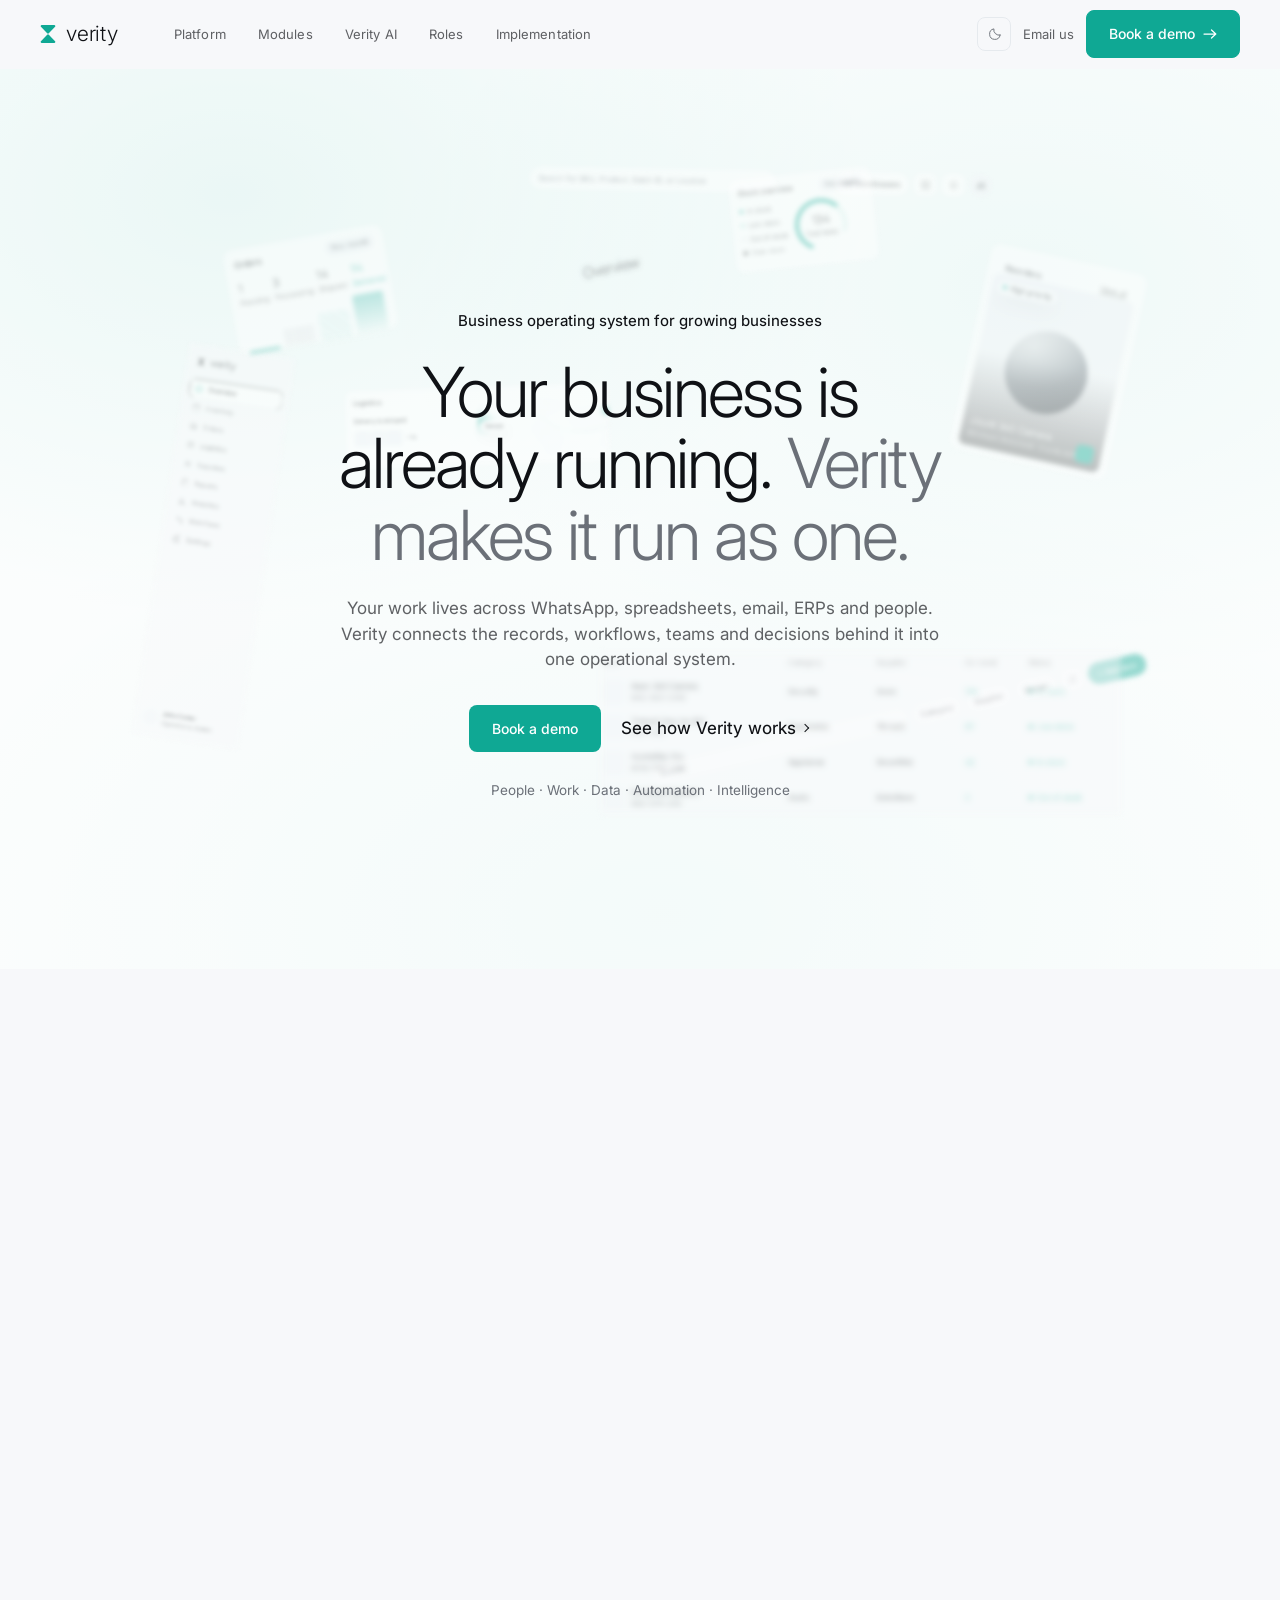
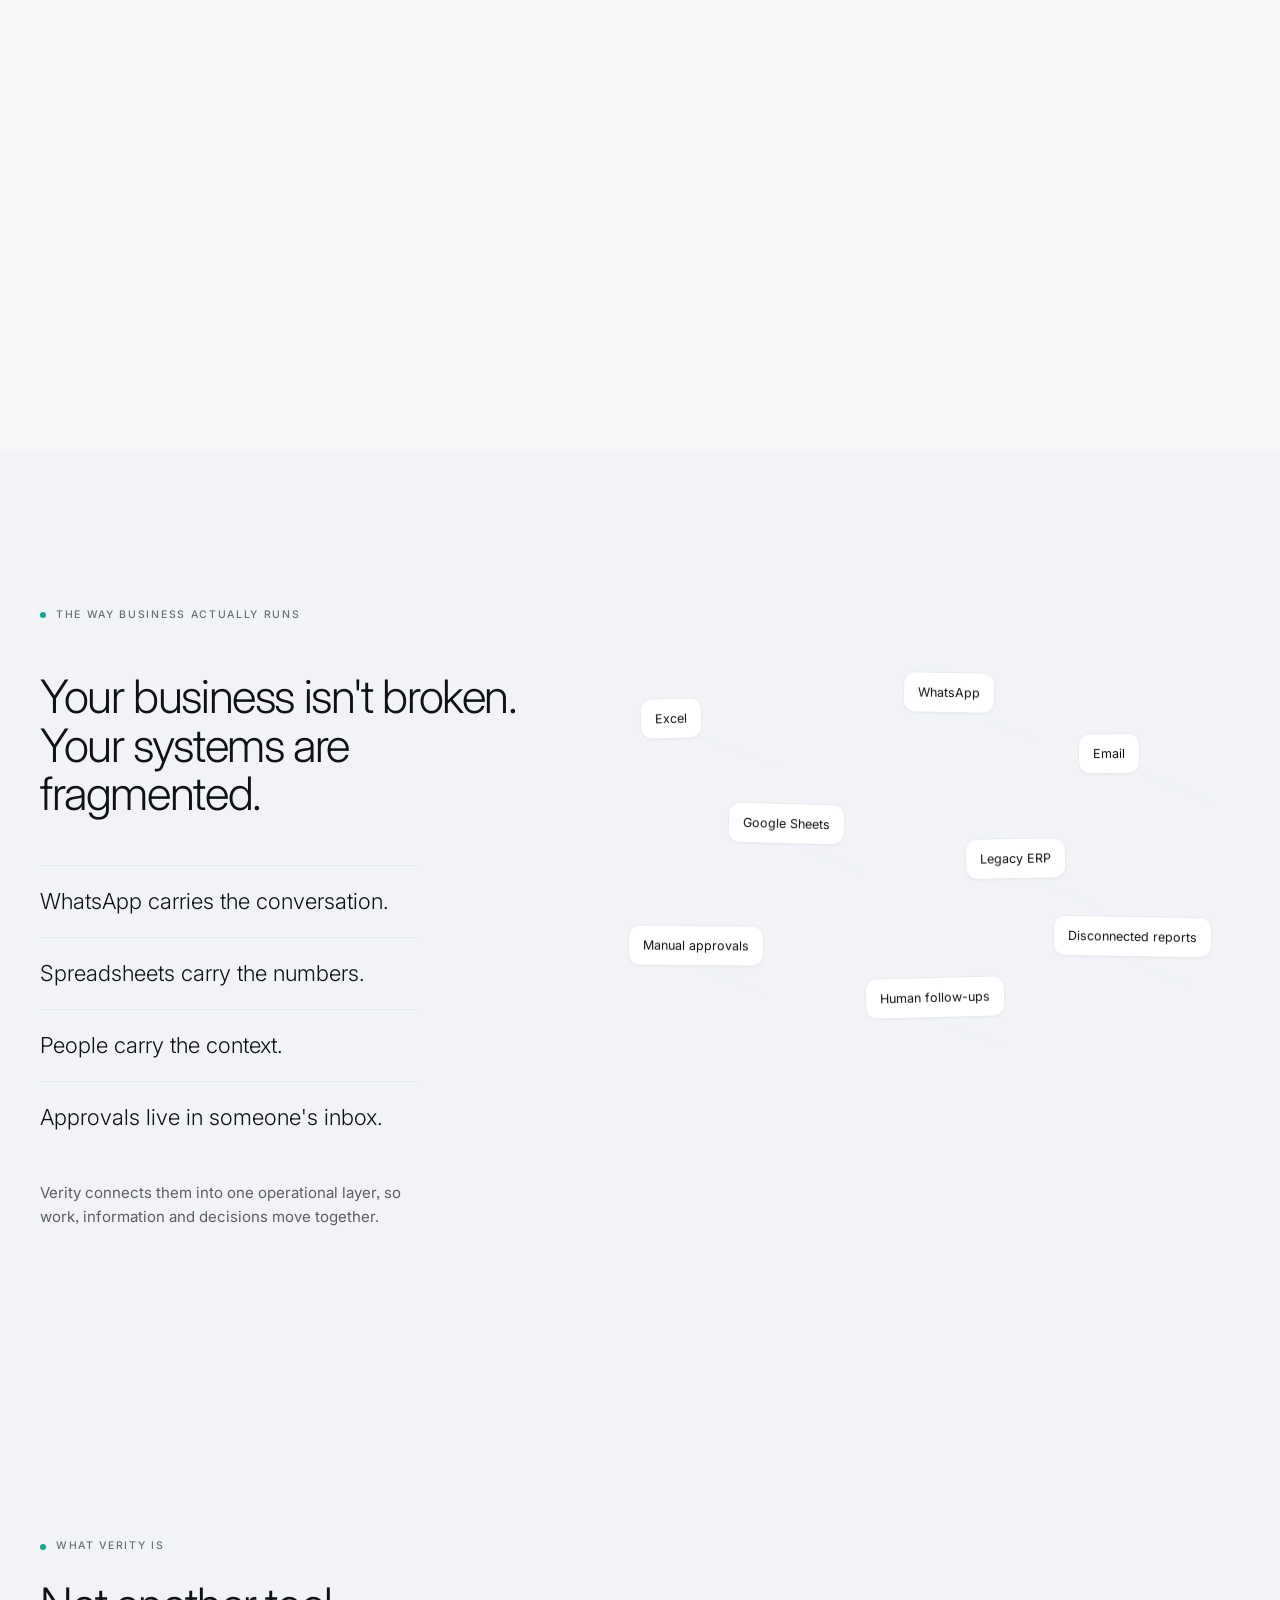
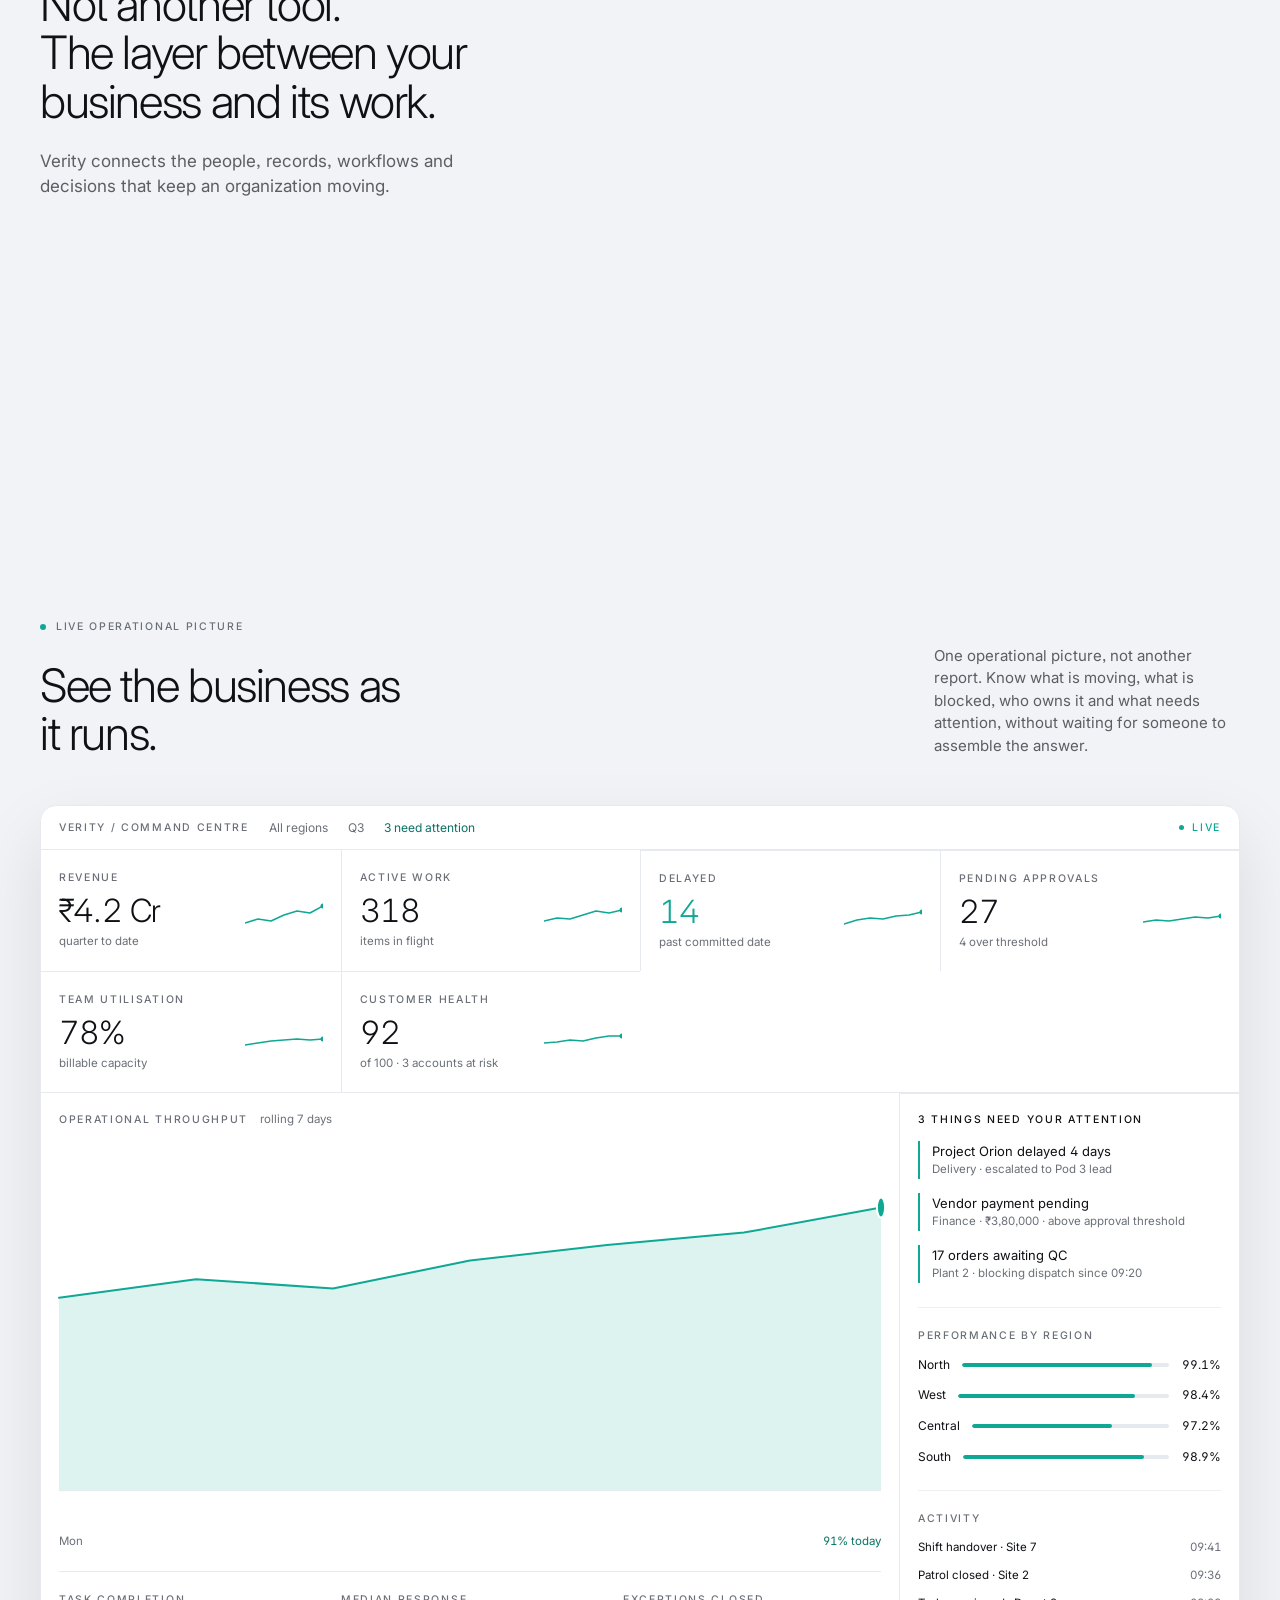
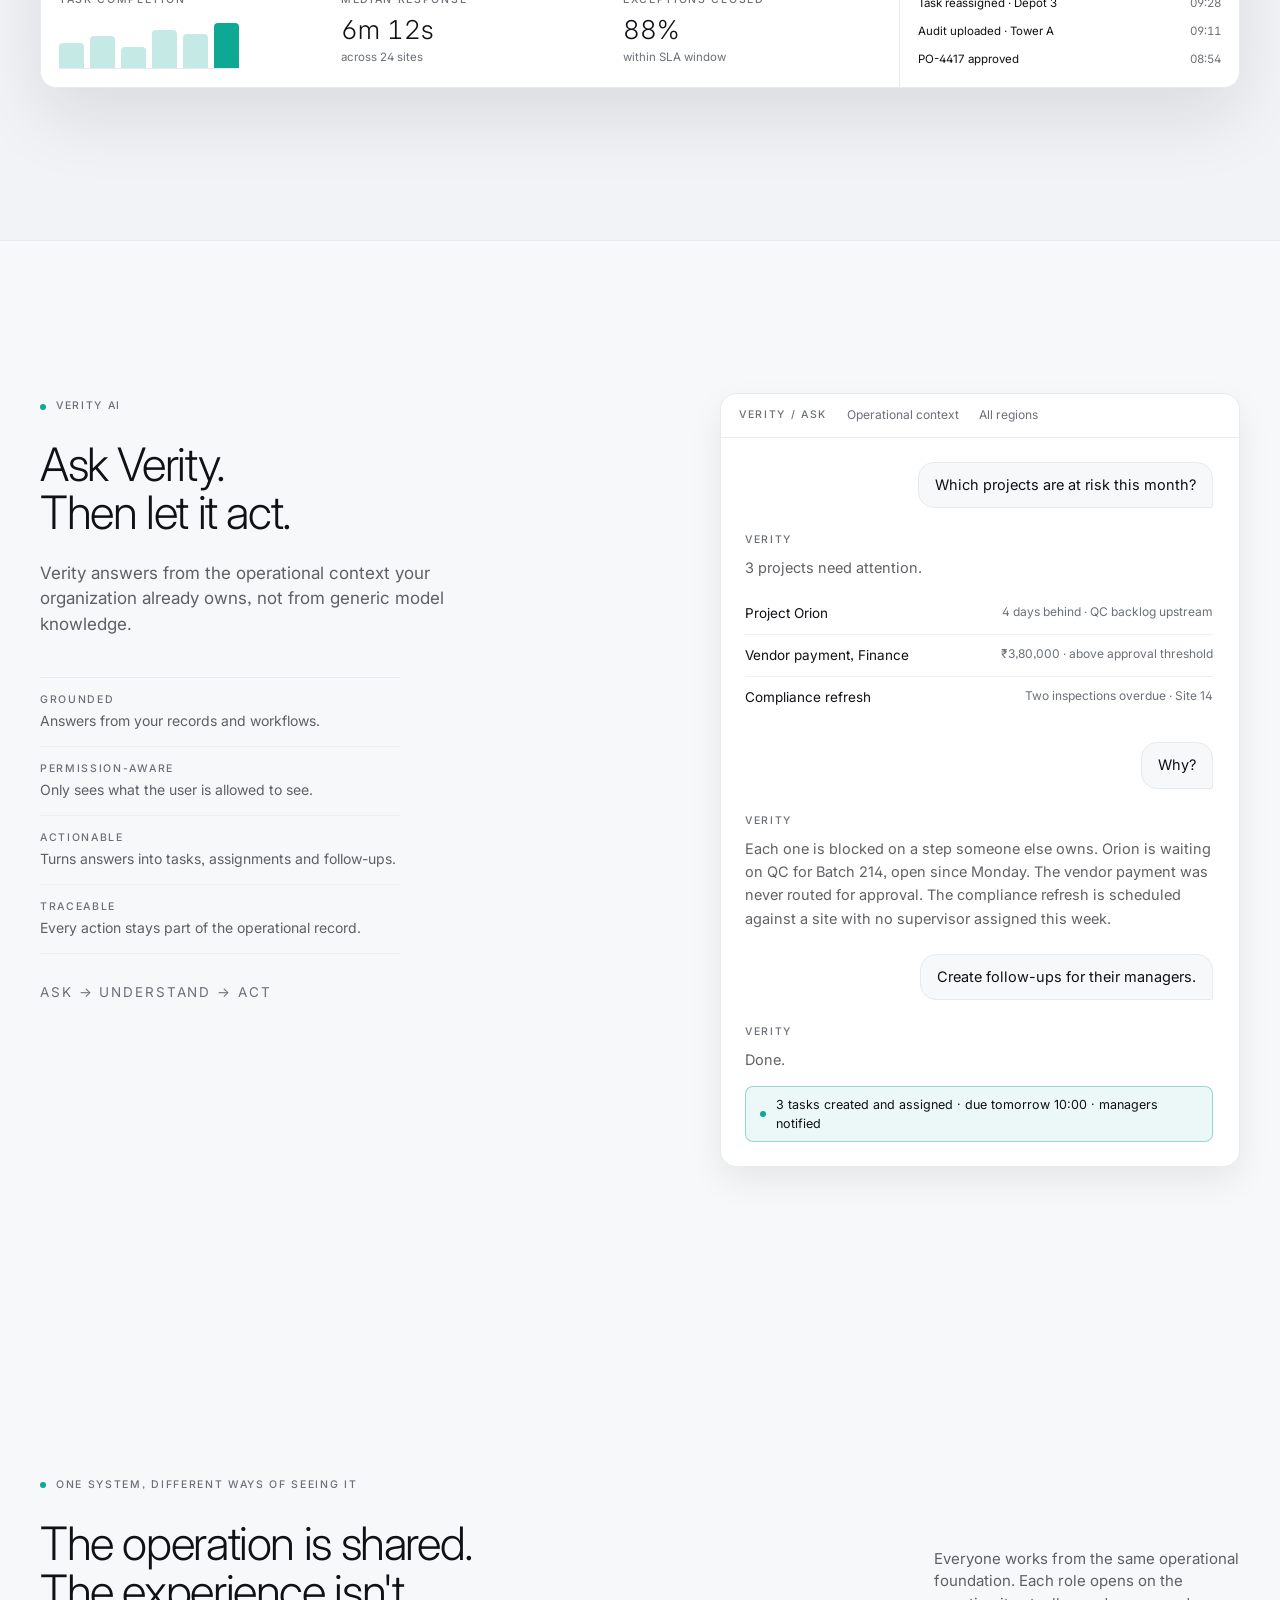
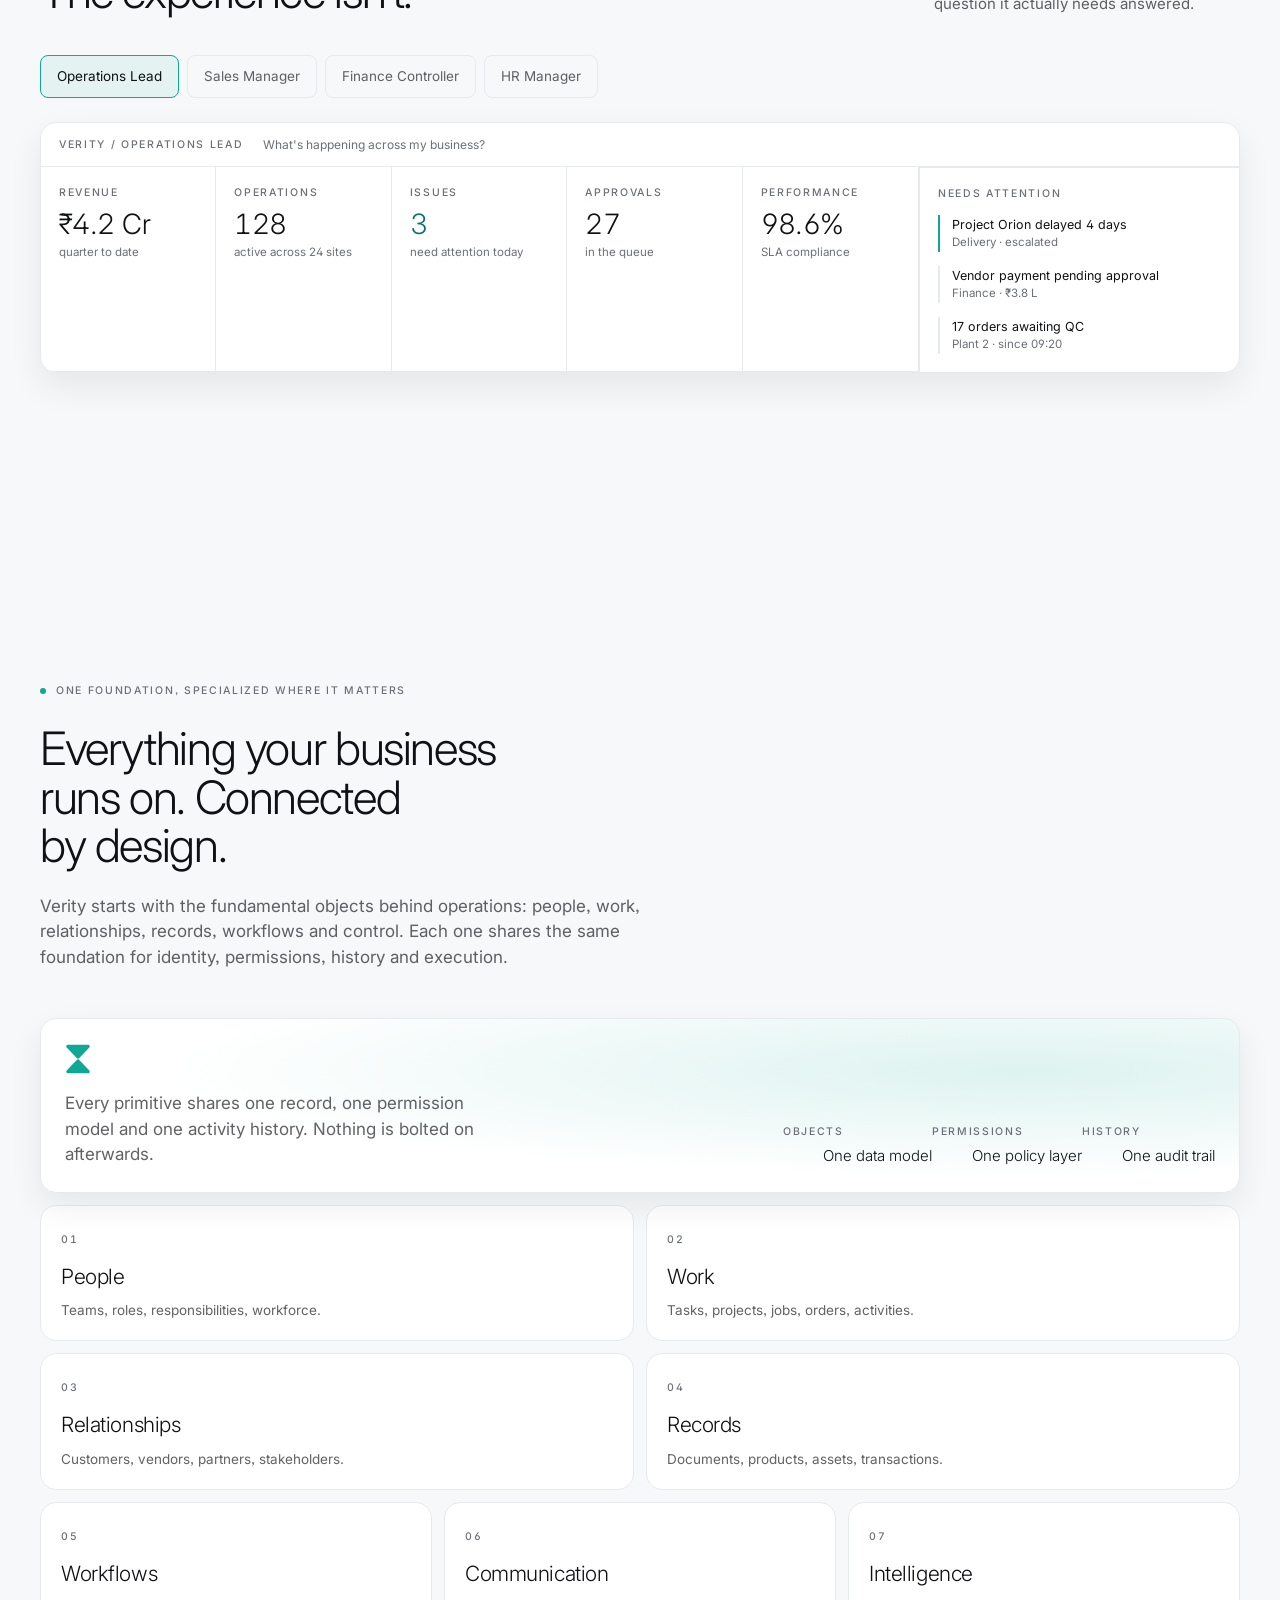
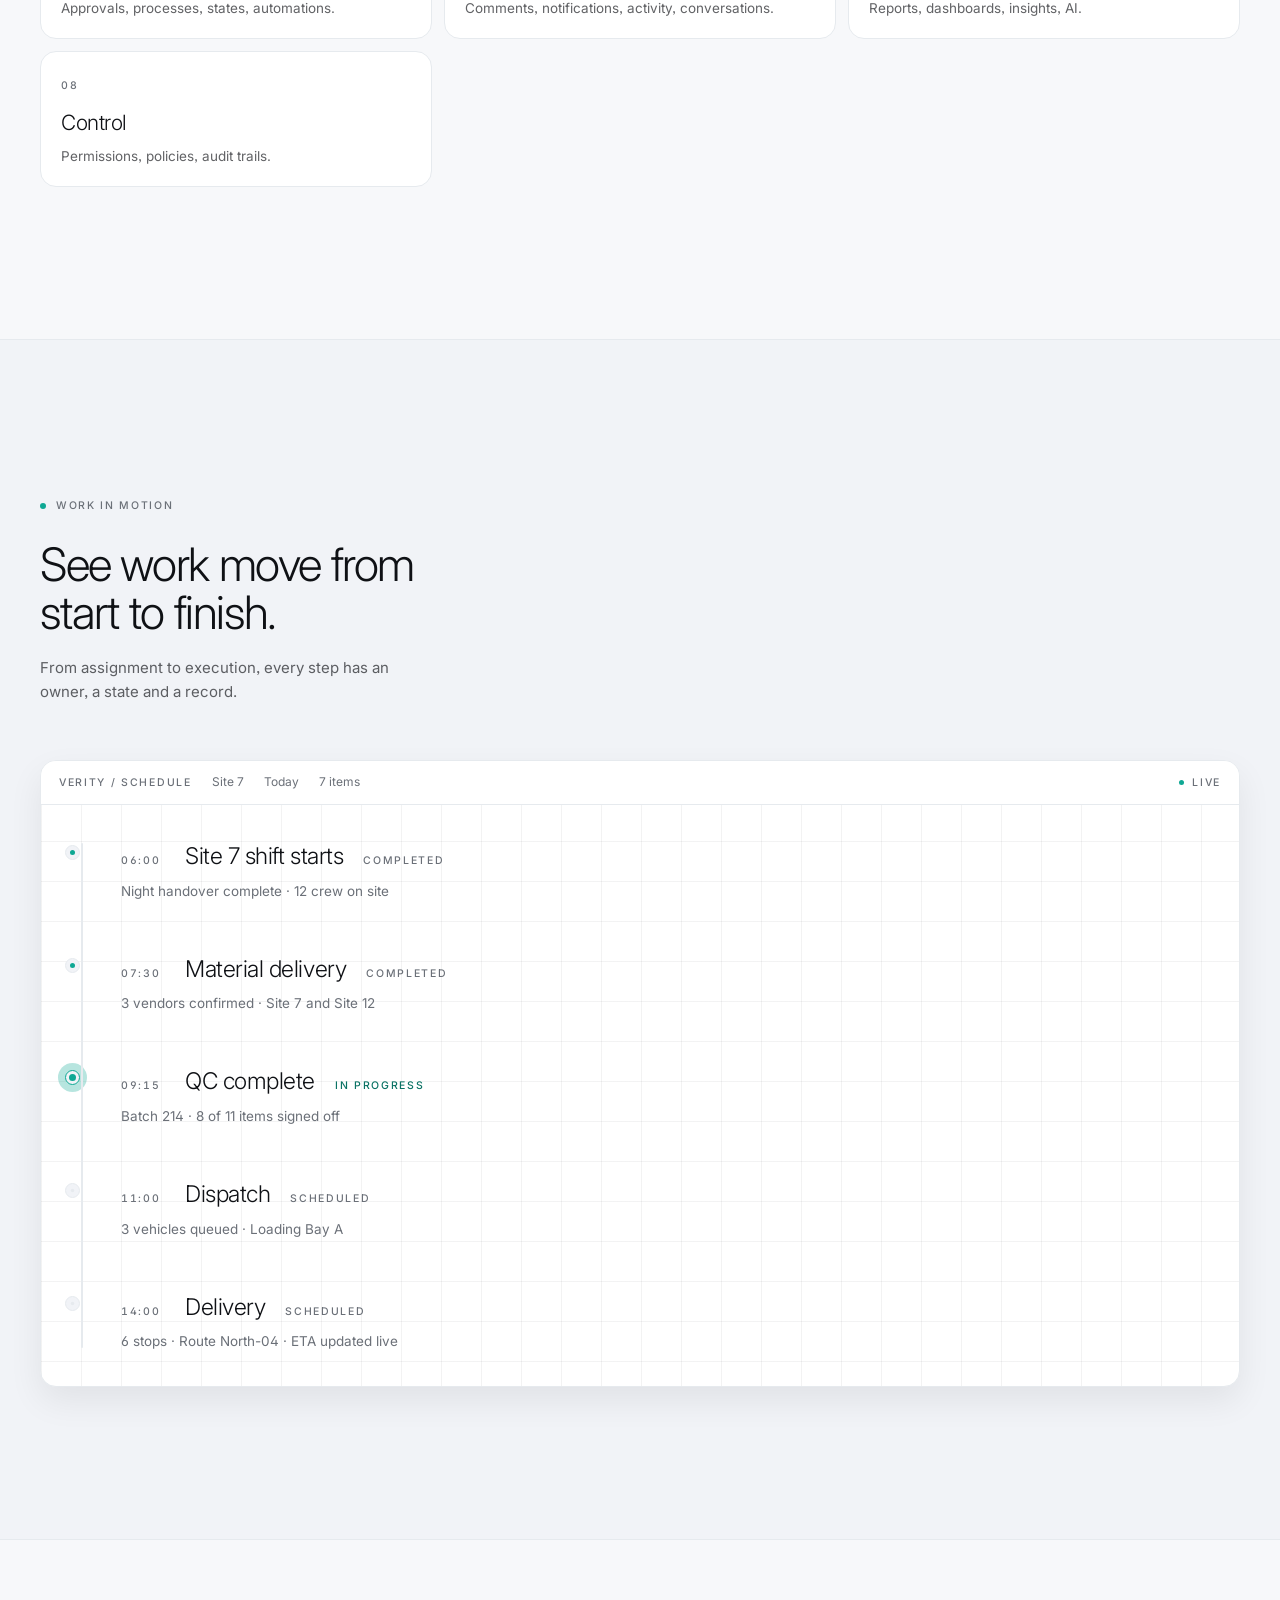
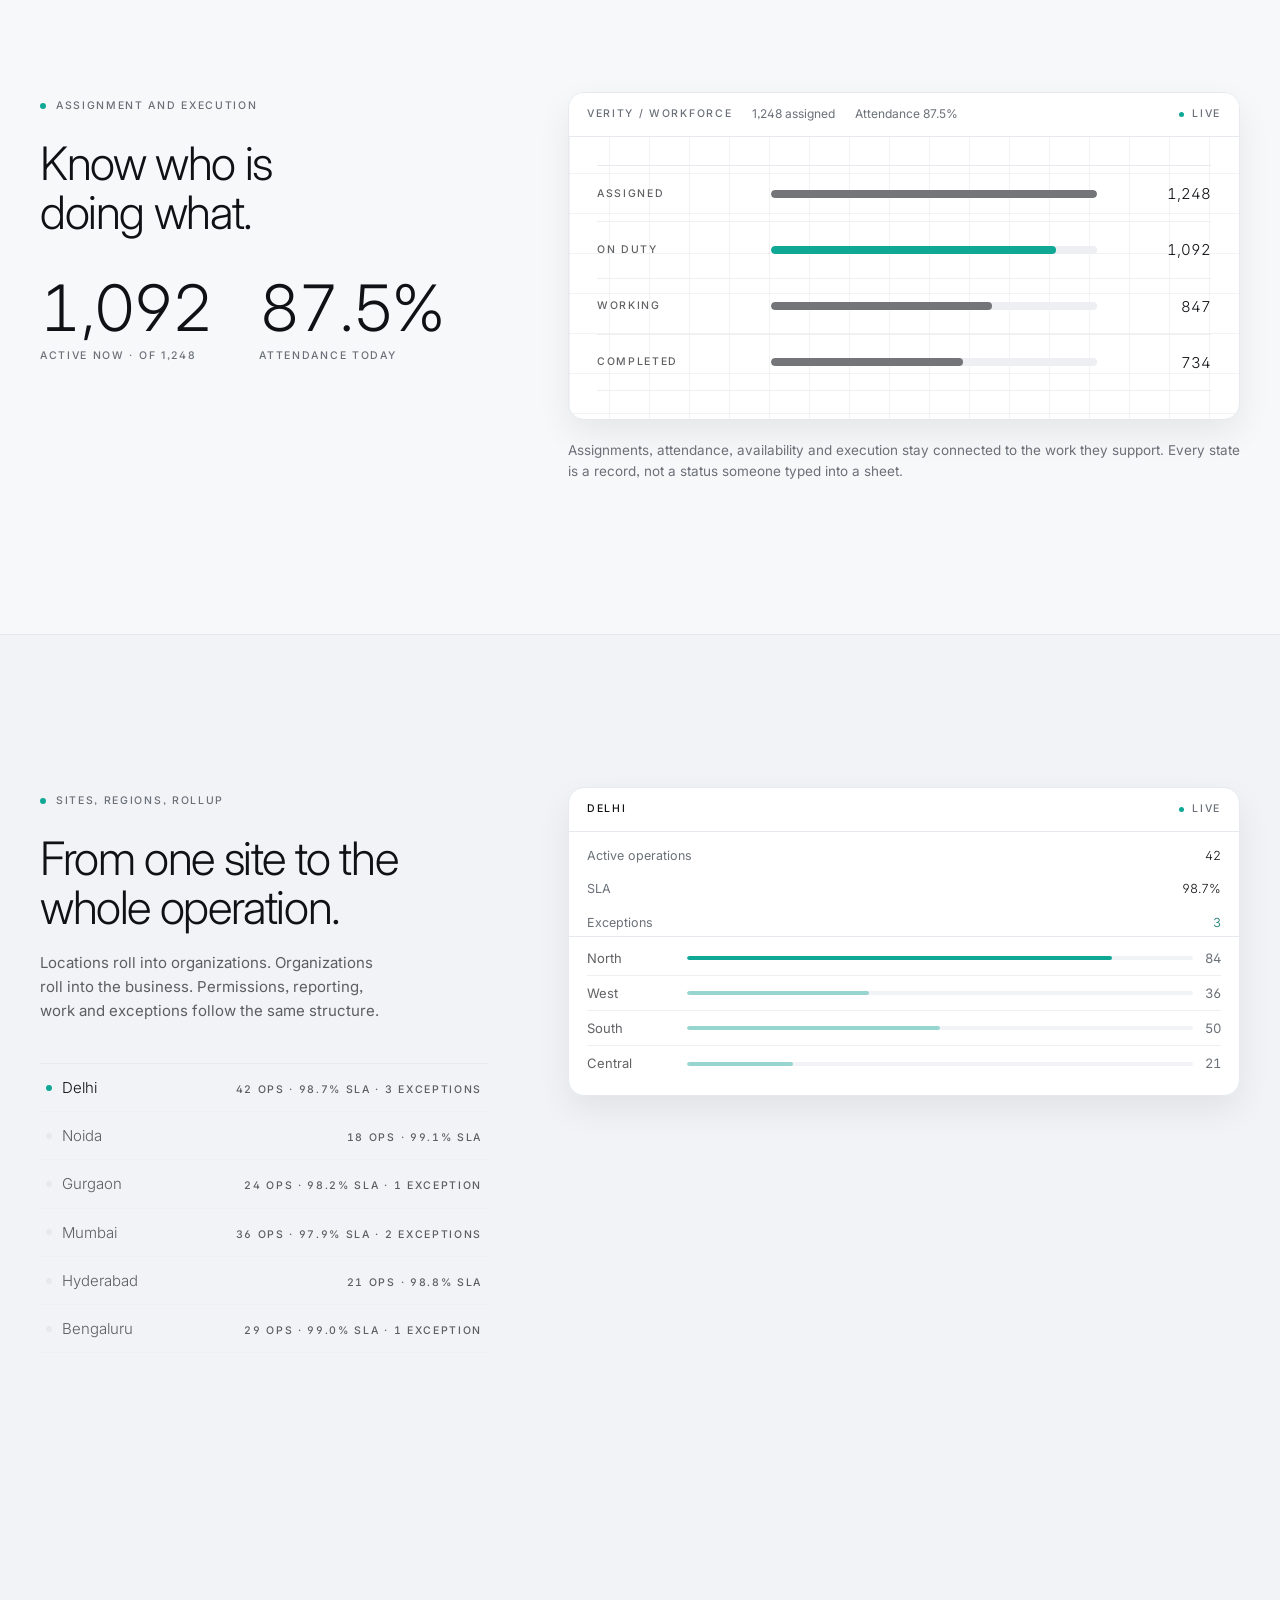
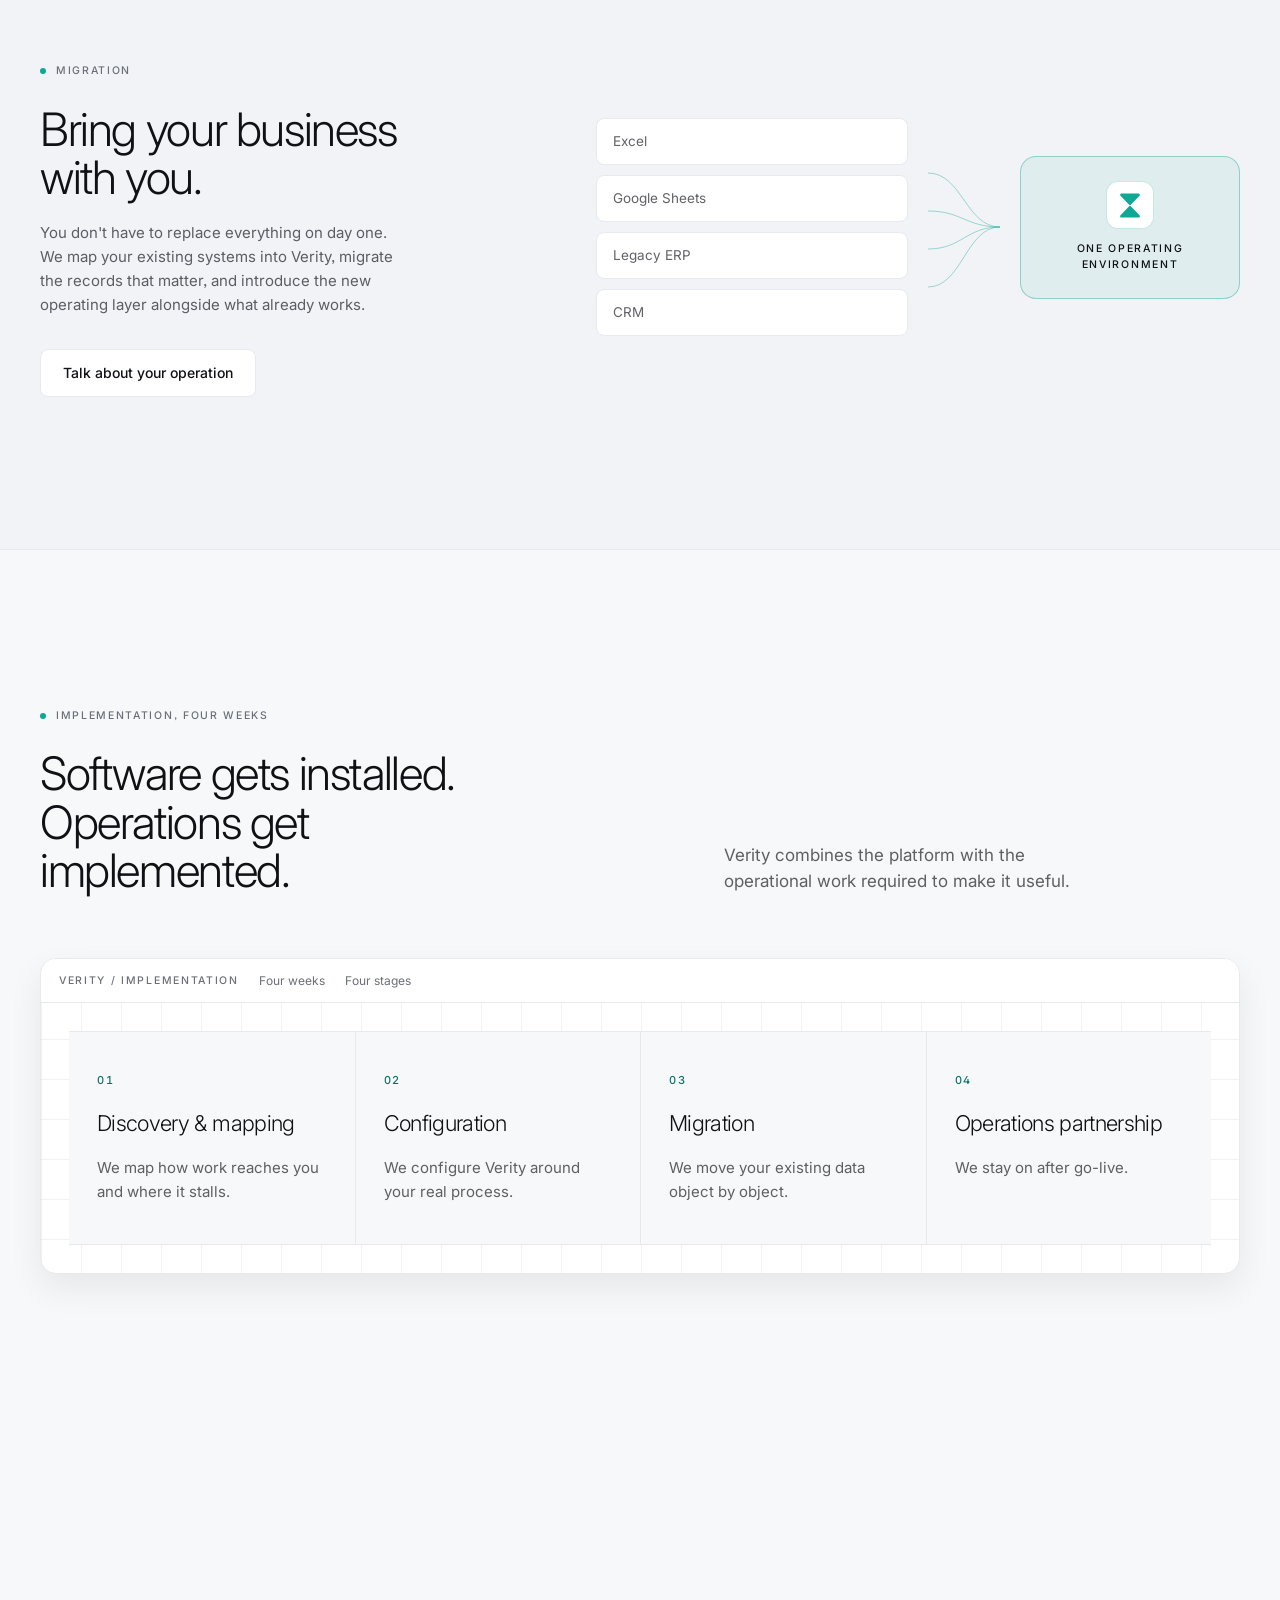
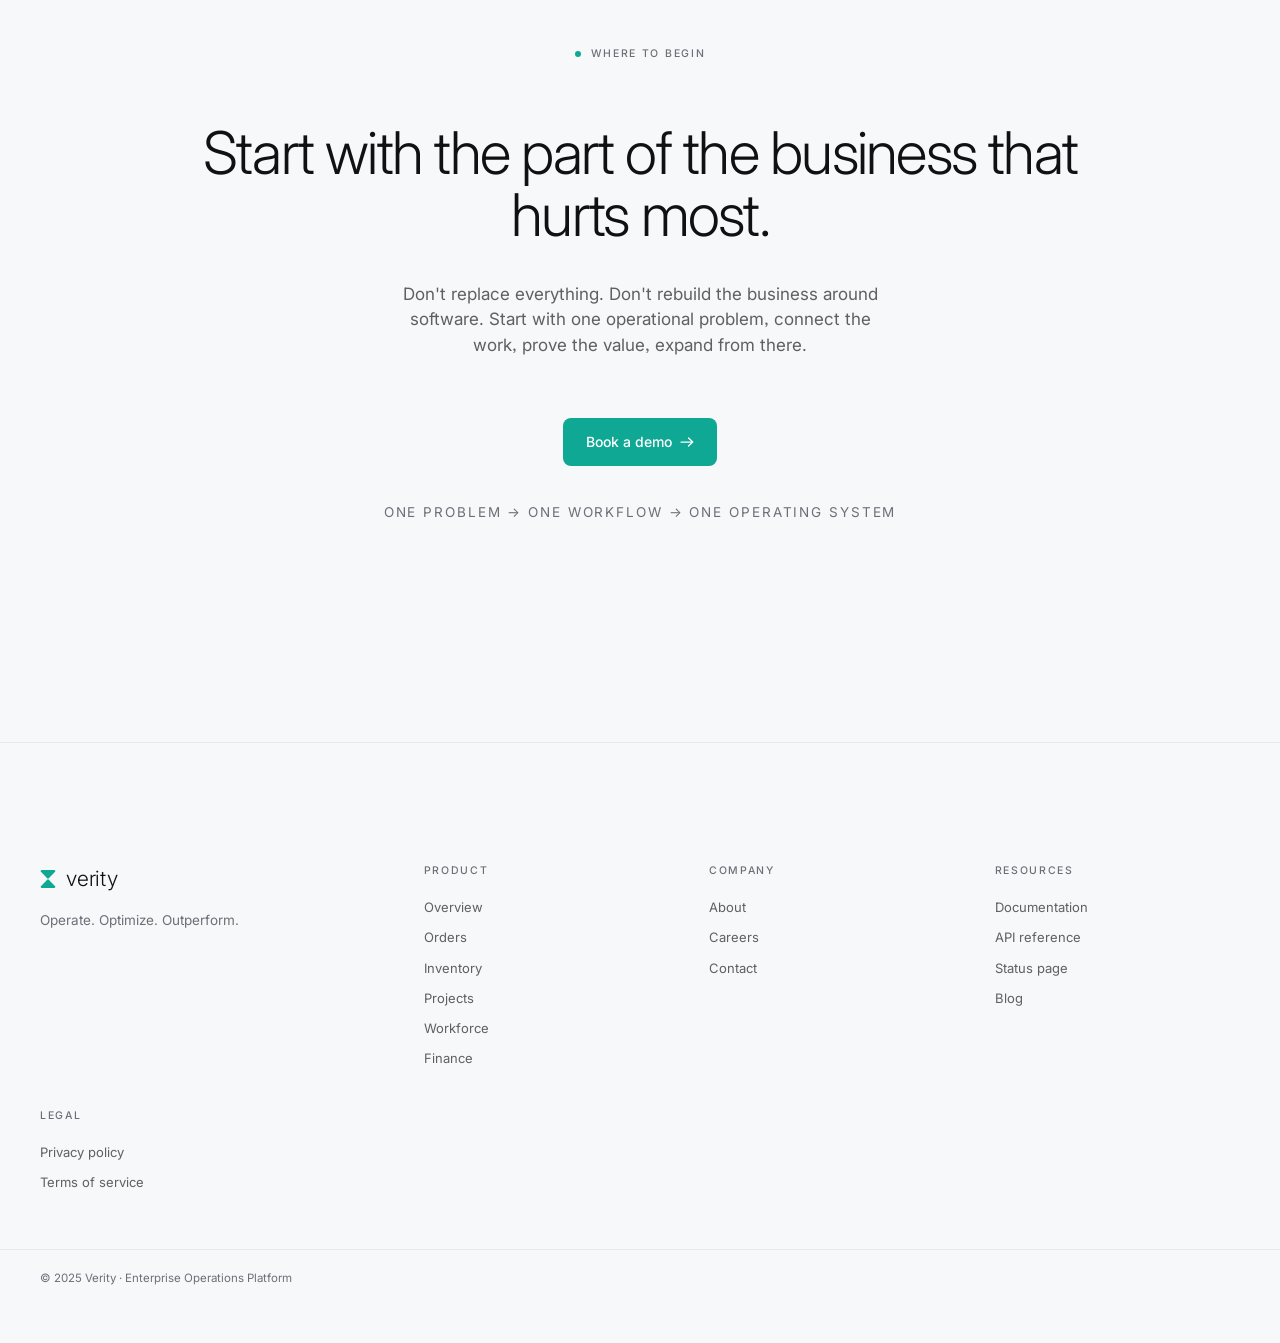
<file: index.html>
<!doctype html>
<html lang="en" data-theme="light">
<head>
<meta charset="utf-8">
<meta name="viewport" content="width=device-width, initial-scale=1">
<meta name="color-scheme" content="light dark">
<meta name="theme-color" content="#f7f8fa" media="(prefers-color-scheme: light)">
<meta name="theme-color" content="#0f1115" media="(prefers-color-scheme: dark)">
<title>Verity: the business operating system</title>
<meta name="description" content="Your work lives across WhatsApp, spreadsheets, email, ERPs and people. Verity connects the records, workflows, teams and decisions behind it into one operational system.">
<link rel="icon" type="image/svg+xml" href="data:image/svg+xml,%3Csvg%20xmlns%3D%27http%3A%2F%2Fwww.w3.org%2F2000%2Fsvg%27%20viewBox%3D%270%200%2032%2032%27%3E%3Crect%20width%3D%2732%27%20height%3D%2732%27%20rx%3D%277%27%20fill%3D%27%23F7F8FA%27%2F%3E%3Cg%20transform%3D%27translate%284%201%29%27%3E%3Cpath%20d%3D%27M2.6%201.6h18.8a1.6%201.6%200%20011.2%202.7L13.2%2014a1.6%201.6%200%2001-2.4%200L1.4%204.3A1.6%201.6%200%20012.6%201.6z%27%20fill%3D%27%230FA894%27%2F%3E%3Cpath%20d%3D%27M10.8%2016a1.6%201.6%200%20012.4%200l9.4%209.7a1.6%201.6%200%2001-1.2%202.7H2.6a1.6%201.6%200%2001-1.2-2.7z%27%20fill%3D%27%230FA894%27%2F%3E%3C%2Fg%3E%3C%2Fsvg%3E">
<script>
  try {
    /* Light is the default. Dark is opt-in via the toggle only. */
    if (localStorage.getItem('verity-theme') === 'dark')
      document.documentElement.setAttribute('data-theme', 'dark');
  } catch (e) {}
</script>
<link rel="preconnect" href="https://fonts.googleapis.com">
<link rel="preconnect" href="https://fonts.gstatic.com" crossorigin>
<link href="https://fonts.googleapis.com/css2?family=Inter:wght@200;300;400;500;600&display=swap" rel="stylesheet">
<link rel="stylesheet" href="css/base.css?v=64">
<link rel="stylesheet" href="css/hero.css?v=64">
<link rel="stylesheet" href="css/dash.css?v=64">
<link rel="stylesheet" href="css/concept.css?v=64">
<link rel="stylesheet" href="css/intelligence.css?v=64">
<link rel="stylesheet" href="css/proof.css?v=64">
<link rel="stylesheet" href="css/verity.css?v=64">
<link rel="stylesheet" href="css/sections.css?v=64">
<link rel="stylesheet" href="css/motion.css?v=64">
</head>
<body>

<a href="#main" class="skip">Skip to content</a>

<!-- ===================================================== nav ===== -->
<header class="nav" id="nav">
  <div class="shell nav-inner">
    <a href="#top" class="nav-logo" aria-label="Verity, home">
      <svg width="16" height="20" viewBox="0 0 24 30" aria-hidden="true">
        <path d="M2.6 1.6h18.8a1.6 1.6 0 011.2 2.7L13.2 14a1.6 1.6 0 01-2.4 0L1.4 4.3A1.6 1.6 0 012.6 1.6z" fill="var(--accent)"/>
        <path d="M10.8 16a1.6 1.6 0 012.4 0l9.4 9.7a1.6 1.6 0 01-1.2 2.7H2.6a1.6 1.6 0 01-1.2-2.7z" fill="var(--accent)"/>
      </svg>
      <span>verity</span>
    </a>

    <nav class="nav-links" aria-label="Primary">
      <a href="#platform">Platform</a>
      <a href="#primitives">Modules</a>
      <a href="#intelligence">Verity AI</a>
      <a href="#roles">Roles</a>
      <a href="#implementation">Implementation</a>
    </nav>

    <div class="nav-actions">
      <button type="button" class="theme-toggle" id="theme-toggle" aria-label="Switch to dark theme">
        <svg class="theme-icon theme-icon--moon" width="15" height="15" viewBox="0 0 24 24" fill="none" stroke="currentColor" stroke-width="1.5" stroke-linecap="round" aria-hidden="true"><path d="M21 13a8.5 8.5 0 0 1-10-10 8.5 8.5 0 1 0 10 10Z"/></svg>
        <svg class="theme-icon theme-icon--sun" width="15" height="15" viewBox="0 0 24 24" fill="none" stroke="currentColor" stroke-width="1.5" stroke-linecap="round" aria-hidden="true"><circle cx="12" cy="12" r="4.2"/><path d="M12 2.4v2.2M12 19.4v2.2M4.2 12H2M22 12h-2.2M6.3 6.3 4.8 4.8M19.2 19.2l-1.5-1.5M17.7 6.3l1.5-1.5M4.8 19.2l1.5-1.5"/></svg>
      </button>
      <a href="mailto:theplotarmour@gmail.com?subject=Verity%20demo" class="nav-signin">Email us</a>
      <a href="https://wa.me/918744069597?text=Hi%20Verity%2C%20I%27d%20like%20to%20book%20a%20demo." target="_blank" rel="noopener" class="btn btn--primary btn--sm nav-cta">Book a demo
        <svg width="14" height="10" viewBox="0 0 14 10" fill="none" aria-hidden="true"><path d="M1 5h11.5M8.5 1 12.8 5 8.5 9" stroke="currentColor" stroke-width="1.25" stroke-linecap="round" stroke-linejoin="round"/></svg>
      </a>
      <label for="nav-toggle" class="nav-burger" aria-hidden="true">
        <svg width="16" height="12" viewBox="0 0 16 12" aria-hidden="true"><path d="M0 1.5h16M0 10.5h16" stroke="currentColor" stroke-width="1.3" stroke-linecap="round"/></svg>
      </label>
    </div>
  </div>

  <input type="checkbox" id="nav-toggle" class="nav-toggle-input">

  <div class="nav-sheet" id="mobile-nav">
    <a href="#platform">Platform</a>
    <a href="#primitives">Modules</a>
    <a href="#intelligence">Verity AI</a>
    <a href="#roles">Roles</a>
    <a href="#implementation">Implementation</a>
    <div class="nav-sheet-cta">
      <a href="https://wa.me/918744069597?text=Hi%20Verity%2C%20I%27d%20like%20to%20book%20a%20demo." target="_blank" rel="noopener" class="btn btn--primary">Book a demo</a>
      <a href="mailto:theplotarmour@gmail.com?subject=Verity%20demo" class="btn btn--secondary">Email us</a>
    </div>
  </div>
</header>

<main id="main">
<!-- ===== PIECE A: shell + hero, owned by css/hero.css ===== -->
<!-- A:START -->


<section class="hero-scrub" id="top" aria-labelledby="hero-heading">
  <div class="hero-stage">
    <div class="hero-wash" aria-hidden="true"></div>

    <div class="hero-copy">
      <div class="shell hero-copy-inner">
        <p class="eyebrow hero-eyebrow" data-reveal>Business operating system for growing businesses</p>
        <h1 class="display hero-headline" id="hero-heading" data-words>Your business is already running. <em>Verity makes it run as one.</em></h1>
        <p class="sub hero-sub" data-reveal>Your work lives across WhatsApp, spreadsheets, email, ERPs and people. Verity connects the records, workflows, teams and decisions behind it into one operational system.</p>
        <div class="hero-ctas" data-reveal>
          <a href="https://wa.me/918744069597?text=Hi%20Verity%2C%20I%27d%20like%20to%20book%20a%20demo." class="btn btn--fill" target="_blank" rel="noopener">Book a demo</a>
          <a href="#platform" class="hero-explore-link">See how Verity works</a>
        </div>
        <p class="caption hero-modular-note" data-reveal>People &middot; Work &middot; Data &middot; Automation &middot; Intelligence</p>
      </div>

    </div>

    <div class="hero-workspace" aria-hidden="true">
      <div class="vd-scaler">
        <div class="vd-frame">
          <div class="vd-app">

            <aside class="vd-side" data-shard>
              <div class="vd-brand">
                <svg width="22" height="22" viewBox="0 0 24 24" fill="currentColor" aria-hidden="true"><path d="M2.6 3.2Q12 6.6 21.4 3.2L12 12Z"/><path d="M2.6 20.8Q12 17.4 21.4 20.8L12 12Z"/></svg>
                <span>verity</span>
              </div>
              <nav class="vd-nav">
                <span class="vd-navitem is-current"><svg viewBox="0 0 24 24" fill="none" stroke="currentColor" stroke-width="1.5" stroke-linecap="round" stroke-linejoin="round" aria-hidden="true"><path d="M3 10.5 12 3l9 7.5"/><path d="M5 9.8V20a1 1 0 0 0 1 1h12a1 1 0 0 0 1-1V9.8"/></svg>Overview</span>
                <span class="vd-navitem"><svg viewBox="0 0 24 24" fill="none" stroke="currentColor" stroke-width="1.5" stroke-linecap="round" stroke-linejoin="round" aria-hidden="true"><rect x="3" y="4" width="18" height="17" rx="2"/><path d="M3 9h18M8 3v3M16 3v3"/></svg>Inventory</span>
                <span class="vd-navitem"><svg viewBox="0 0 24 24" fill="none" stroke="currentColor" stroke-width="1.5" stroke-linecap="round" stroke-linejoin="round" aria-hidden="true"><path d="M4 5h11a1 1 0 0 1 1 1v11H5a1 1 0 0 1-1-1V5Z"/><path d="M16 9h3l2 3v5h-5"/><circle cx="8" cy="18" r="1.6"/><circle cx="17" cy="18" r="1.6"/></svg>Orders</span>
                <span class="vd-navitem"><svg viewBox="0 0 24 24" fill="none" stroke="currentColor" stroke-width="1.5" stroke-linecap="round" stroke-linejoin="round" aria-hidden="true"><rect x="3" y="6" width="18" height="12" rx="3"/><path d="M8 12h.01M12 12h.01M16 12h.01"/></svg>Logistics</span>
                <span class="vd-navitem"><svg viewBox="0 0 24 24" fill="none" stroke="currentColor" stroke-width="1.5" stroke-linecap="round" stroke-linejoin="round" aria-hidden="true"><circle cx="9" cy="8" r="3"/><path d="M3 20a6 6 0 0 1 12 0"/><path d="M17 7.5a2.5 2.5 0 0 1 0 5M18 20a5 5 0 0 0-2-4"/></svg>Suppliers</span>
                <span class="vd-navitem"><svg viewBox="0 0 24 24" fill="none" stroke="currentColor" stroke-width="1.5" stroke-linecap="round" stroke-linejoin="round" aria-hidden="true"><path d="M6 3h8l4 4v14a1 1 0 0 1-1 1H6a1 1 0 0 1-1-1V4a1 1 0 0 1 1-1Z"/><path d="M14 3v4h4"/></svg>Reports</span>
                <span class="vd-navitem"><svg viewBox="0 0 24 24" fill="none" stroke="currentColor" stroke-width="1.5" stroke-linecap="round" stroke-linejoin="round" aria-hidden="true"><path d="M4 20V10M10 20V4M16 20v-7M22 20H2"/></svg>Analytics</span>
                <span class="vd-navitem"><svg viewBox="0 0 24 24" fill="none" stroke="currentColor" stroke-width="1.5" stroke-linecap="round" stroke-linejoin="round" aria-hidden="true"><circle cx="6" cy="7" r="2.5"/><circle cx="18" cy="17" r="2.5"/><path d="M8.5 7H14a4 4 0 0 1 0 8h-4"/></svg>Workflows</span>
                <span class="vd-navitem"><svg viewBox="0 0 24 24" fill="none" stroke="currentColor" stroke-width="1.5" stroke-linecap="round" stroke-linejoin="round" aria-hidden="true"><circle cx="12" cy="12" r="3"/><path d="M19.4 15a1.6 1.6 0 0 0 .3 1.8l.1.1a2 2 0 1 1-2.8 2.8l-.1-.1a1.6 1.6 0 0 0-2.7 1.1V21a2 2 0 1 1-4 0v-.1A1.6 1.6 0 0 0 7.5 19.4a1.6 1.6 0 0 0-1.8.3l-.1.1a2 2 0 1 1-2.8-2.8l.1-.1A1.6 1.6 0 0 0 3 15a2 2 0 1 1 0-4 1.6 1.6 0 0 0 1.5-1.1 1.6 1.6 0 0 0-.3-1.8l-.1-.1a2 2 0 1 1 2.8-2.8l.1.1A1.6 1.6 0 0 0 9 4.6 2 2 0 1 1 13 4.6a1.6 1.6 0 0 0 1.8.3 1.6 1.6 0 0 0 1-1.5V3a2 2 0 1 1 4 0"/></svg>Settings</span>
              </nav>
              <div class="vd-user">
                <span class="vd-avatar"></span>
                <span><b>John Carter</b><small>Operations Admin</small></span>
              </div>
            </aside>

            <div class="vd-main">
              <header class="vd-top" data-shard>
                <span class="vd-search">Search for SKU, Product, Batch ID, or Location</span>
                <span class="vd-pill">All Warehouses</span>
                <span class="vd-iconbtn"><svg viewBox="0 0 24 24" fill="none" stroke="currentColor" stroke-width="1.5" stroke-linecap="round" stroke-linejoin="round" aria-hidden="true"><rect x="3" y="3" width="7" height="7" rx="1.6"/><rect x="14" y="3" width="7" height="7" rx="1.6"/><rect x="3" y="14" width="7" height="7" rx="1.6"/><rect x="14" y="14" width="7" height="7" rx="1.6"/></svg></span>
                <span class="vd-iconbtn"><svg viewBox="0 0 24 24" fill="none" stroke="currentColor" stroke-width="1.5" stroke-linecap="round" stroke-linejoin="round" aria-hidden="true"><path d="M6 9a6 6 0 1 1 12 0c0 4 1.5 5.5 1.5 5.5h-15S6 13 6 9Z"/><path d="M10 19a2 2 0 0 0 4 0"/></svg></span>
                <span class="vd-initials">JC</span>
              </header>

              <p class="vd-title" data-shard>Overview</p>

              <div class="vd-dash">
                <article class="vd-card vd-orders" data-shard>
                  <div class="vd-cardhead"><span class="vd-cardtitle">Orders</span><span class="vd-chip">This month</span></div>
                  <div class="vd-stats">
                    <span><b>1</b><small>Pending</small></span>
                    <span><b>3</b><small>Processing</small></span>
                    <span><b>14</b><small>Shipped</small></span>
                    <span class="is-accent"><b>94</b><small>Delivered</small></span>
                  </div>
                  <div class="vd-spark">
                    <i class="s-solid" style="height:4px"></i>
                    <i class="s-dot" style="height:46%"></i>
                    <i class="s-hatch" style="height:72%"></i>
                    <i class="s-fill" style="height:100%"></i>
                  </div>
                </article>

                <article class="vd-card vd-stock" data-shard>
                  <div class="vd-cardhead"><span class="vd-cardtitle">Stock overview</span><span class="vd-chip">This month</span></div>
                  <div class="vd-stockbody">
                    <div class="vd-legend">
                      <span><i class="vd-dot"></i>In stock</span>
                      <span><i class="vd-dot d-soft"></i>Low stock</span>
                      <span><i class="vd-dot d-mute"></i>Out of stock</span>
                      <span><i class="vd-dot d-ink"></i>Over stock</span>
                    </div>
                    <div class="vd-donut"><span class="vd-ring"></span><span class="vd-donutc"><b>134</b><small>Total items</small></span></div>
                  </div>
                </article>

                <article class="vd-card vd-reorder" data-shard>
                  <div class="vd-cardhead"><span class="vd-cardtitle">Reorders</span><span class="vd-link">View all</span></div>
                  <div class="vd-media">
                    <span class="vd-badge"><i class="vd-dot"></i>High priority</span>
                    <span class="vd-ph"></span>
                    <span class="vd-mediameta"><b>Jount 360 Camera</b><small>Minimum threshold · 5 units left</small></span>
                    <span class="vd-mediacta"></span>
                  </div>
                </article>

                <article class="vd-card vd-logi" data-shard>
                  <div class="vd-map">
                    <svg viewBox="0 0 800 260" preserveAspectRatio="xMidYMid slice" aria-hidden="true">
                      <defs>
                        <pattern id="vdLand" width="7" height="7" patternUnits="userSpaceOnUse"><circle cx="1.6" cy="1.6" r="1.5" fill="currentColor"/></pattern>
                        <radialGradient id="vdGlow"><stop offset="0%" stop-color="var(--accent)" stop-opacity=".85"/><stop offset="60%" stop-color="var(--accent)" stop-opacity=".18"/><stop offset="100%" stop-color="var(--accent)" stop-opacity="0"/></radialGradient>
                      </defs>
                      <g fill="url(#vdLand)">
                        <path d="M60 54c26-16 66-18 96-9 22 7 40 3 58 12 12 6 8 22-6 30-18 10-24 28-42 34-16 6-28 22-46 17-20-6-22-29-38-40-16-11-40-33-22-44Z"/>
                        <path d="M330 44c30-11 64-9 94-2 20 5 46 0 60 14 11 11-5 25-18 30-21 7-35 22-58 22-25 0-48-7-71-16-16-7-25-39-7-48Z"/>
                        <path d="M366 116c22-7 48 2 64 18 14 14 34 18 39 37 7 25-5 55-28 66-18 9-36-7-45-23-14-25-37-43-41-70-2-14 0-23 11-28Z"/>
                        <path d="M496 76c34-14 76-7 106 14 18 14 46 14 55 34 9 21-16 34-37 37-34 5-69 7-101-5-23-9-48-27-46-53 1-14 11-23 23-27Z"/>
                        <path d="M600 168c20-7 44 5 51 23 7 21-11 39-32 39-23 0-41-18-37-41 2-12 9-18 18-21Z"/>
                      </g>
                      <g>
                        <path d="M196 118 Q330 60 430 130 T672 108" fill="none" stroke="var(--accent)" stroke-opacity=".5" stroke-width="1.4" stroke-dasharray="3 6" stroke-linecap="round"/>
                        <circle cx="196" cy="118" r="46" fill="url(#vdGlow)"/><circle cx="196" cy="118" r="5" fill="var(--accent)"/>
                        <circle cx="612" cy="92" r="26" fill="url(#vdGlow)"/><circle cx="612" cy="92" r="3.4" fill="var(--accent)"/>
                        <circle cx="668" cy="152" r="22" fill="url(#vdGlow)"/><circle cx="668" cy="152" r="3.4" fill="var(--accent)"/>
                      </g>
                    </svg>
                  </div>
                  <div class="vd-logibody">
                    <span class="vd-cardtitle">Logistics</span>
                    <p class="vd-loginote">Delivery is delayed</p>
                    <span class="vd-thumbs"><i></i><i></i><i></i><small>+14</small></span>
                  </div>
                  <span class="vd-delays">Delays</span>
                </article>
              </div>

              <div class="vd-toolbar" data-shard>
                <span class="vd-search vd-search--sm">Search</span>
                <span class="vd-pill">Category</span>
                <span class="vd-pill">Supplier</span>
                <span class="vd-pill">Design</span>
                <span class="vd-iconbtn"><svg viewBox="0 0 24 24" fill="none" stroke="currentColor" stroke-width="1.5" stroke-linecap="round" stroke-linejoin="round" aria-hidden="true"><path d="M4 7h10M18 7h2M4 17h4M12 17h8"/><circle cx="16" cy="7" r="2"/><circle cx="10" cy="17" r="2"/></svg></span>
                <span class="vd-add">+ Add item</span>
              </div>

              <div class="vd-table" data-shard>
                <div class="vd-tr vd-tr--head"><span>Item</span><span>Category</span><span>Supplier</span><span>On hand</span><span>Status</span></div>
                <div class="vd-tr"><span class="vd-item"><i class="vd-thumb"></i><span><b>Aeen 360 Camera</b><small>#AE-360-CAM</small></span></span><span>Security</span><span>Aeen</span><span class="vd-num">134</span><span class="vd-status s-in"><i class="vd-dot"></i>In stock</span></div>
                <div class="vd-tr"><span class="vd-item"><i class="vd-thumb"></i><span><b>ThriveX One Up 100</b><small>#TX1-100</small></span></span><span>Electronics</span><span>ThriveX</span><span class="vd-num">87</span><span class="vd-status s-low"><i class="vd-dot"></i>Low stock</span></div>
                <div class="vd-tr"><span class="vd-item"><i class="vd-thumb"></i><span><b>Humidifier Pro</b><small>#HM-PRO-500</small></span></span><span>Appliance</span><span>SnowMist</span><span class="vd-num">42</span><span class="vd-status s-in"><i class="vd-dot"></i>In stock</span></div>
                <div class="vd-tr"><span class="vd-item"><i class="vd-thumb"></i><span><b>EchoDesk Speaker</b><small>#ED-SPK-200</small></span></span><span>Audio</span><span>EchoWave</span><span class="vd-num is-zero">0</span><span class="vd-status s-out"><i class="vd-dot"></i>Out of stock</span></div>
              </div>
            </div>

          </div>
        </div>
      </div>
    </div>
  </div>
</section>
<!-- A:END -->

<!-- ===== PIECE B: concept + modules, owned by css/concept.css ===== -->
<!-- B:START -->

<!-- ---------- B1: Fragmentation ---------- -->
<section class="section section--alt section--tall" id="how-it-works" aria-labelledby="fragmentation-heading">
  <div class="shell">
    <p class="eyebrow" data-reveal>The way business actually runs</p>

    <div style="margin-top:48px;display:grid;gap:clamp(48px,5vw,80px);align-items:start;grid-template-columns:minmax(0,0.9fr) minmax(0,1.1fr);">
      <div>
        <h2 id="fragmentation-heading" class="h-lg" data-reveal data-words>Your business isn't broken.<br>Your systems are fragmented.</h2>

        <div style="margin-top:48px;max-width:42ch;border-top:1px solid var(--line);" data-stagger="p">
          <p style="padding:20px 0;border-bottom:1px solid var(--line);font-size:clamp(17px,1.8vw,22px);line-height:1.4;font-weight:300;" data-reveal>WhatsApp carries the conversation.</p>
          <p style="padding:20px 0;border-bottom:1px solid var(--line);font-size:clamp(17px,1.8vw,22px);line-height:1.4;font-weight:300;" data-reveal>Spreadsheets carry the numbers.</p>
          <p style="padding:20px 0;border-bottom:1px solid var(--line);font-size:clamp(17px,1.8vw,22px);line-height:1.4;font-weight:300;" data-reveal>People carry the context.</p>
          <p style="padding:20px 0;font-size:clamp(17px,1.8vw,22px);line-height:1.4;font-weight:300;" data-reveal>Approvals live in someone's inbox.</p>
          <p class="body" style="margin-top:28px;max-width:46ch;color:var(--ink-body);" data-reveal>Verity connects them into one operational layer, so work, information and decisions move together.</p>
        </div>
      </div>

      <!-- The eight tools scatter at rest and travel to the centre as the
           section is scrolled, resolving into the single operational layer.
           The argument the copy makes on the left, made once in motion. -->
      <div class="frag-field" data-converge role="img"
           aria-label="Eight disconnected systems, Excel, WhatsApp, Email, Google Sheets, Legacy ERP, Manual approvals, Human follow-ups and Disconnected reports, converging into one operational layer.">
        <!-- Hairlines that go nowhere: the systems gesture at each other
             without actually connecting. They fade as the pieces converge. -->
        <svg class="frag-links" aria-hidden="true" fill="none">
          <line x1="12%" y1="14%" x2="26%" y2="22%"/>
          <line x1="54%" y1="8%"  x2="68%" y2="16%"/>
          <line x1="82%" y1="22%" x2="96%" y2="30%"/>
          <line x1="26%" y1="38%" x2="40%" y2="46%"/>
          <line x1="64%" y1="46%" x2="78%" y2="54%"/>
          <line x1="10%" y1="66%" x2="24%" y2="74%"/>
          <line x1="48%" y1="78%" x2="62%" y2="86%"/>
          <line x1="78%" y1="64%" x2="92%" y2="72%"/>
        </svg>

        <div class="frag-scatter">
          <span class="frag-chip" data-frag style="left:4%;top:6%;--rot:-1.5deg;">Excel</span>
          <span class="frag-chip" data-frag style="left:46%;top:0%;--rot:1.0deg;">WhatsApp</span>
          <span class="frag-chip" data-frag style="left:74%;top:14%;--rot:-0.5deg;">Email</span>
          <span class="frag-chip" data-frag style="left:18%;top:30%;--rot:1.5deg;">Google Sheets</span>
          <span class="frag-chip" data-frag style="left:56%;top:38%;--rot:-1.0deg;">Legacy ERP</span>
          <span class="frag-chip" data-frag style="left:2%;top:58%;--rot:0.5deg;">Manual approvals</span>
          <span class="frag-chip" data-frag style="left:40%;top:70%;--rot:-1.5deg;">Human follow-ups</span>
          <span class="frag-chip" data-frag style="left:70%;top:56%;--rot:1.0deg;">Disconnected reports</span>
        </div>

      </div>
    </div>
  </div>
</section>

<!-- ---------- B2: WhatIsVerity ---------- -->
<section class="section section--alt section--tall" id="platform" aria-labelledby="platform-heading">
  <div class="shell">
    <div style="display:grid;gap:clamp(48px,5vw,80px);align-items:start;grid-template-columns:minmax(0,0.8fr) minmax(0,1.2fr);">
      <div>
        <p class="eyebrow" data-reveal>What Verity is</p>
        <h2 id="platform-heading" class="h-lg" data-reveal data-words>Not another tool.<br>The layer between your business and its work.</h2>
        <p class="sub" style="margin-top:24px;max-width:50ch;" data-reveal>Verity connects the people, records, workflows and decisions that keep an organization moving.</p>
      </div>

      <div style="display:flex;flex-direction:column;gap:12px;align-items:center;perspective:1200px;">
        <div class="plat-plate" data-converge-target>
          <div class="plat-plate-text" style="display:flex;align-items:baseline;justify-content:space-between;gap:24px;flex-wrap:wrap;">
            <span style="font-size:26px;font-weight:300;letter-spacing:-0.02em;">Verity</span>
            <span class="label">The operational layer</span>
          </div>
        </div>
        <!-- What the layer is made of. Named as the things a business already
             has, so a restaurant, a logistics firm and a services firm all read
             themselves in the same six words. -->
        <dl class="plat-parts">
            <div>
              <dt style="font-size:18px;font-weight:300;letter-spacing:-0.02em;">People</dt>
              <dd style="margin:4px 0 0;font-size:13.5px;color:var(--ink-muted);">Who is responsible.</dd>
            </div>
            <div>
              <dt style="font-size:18px;font-weight:300;letter-spacing:-0.02em;">Work</dt>
              <dd style="margin:4px 0 0;font-size:13.5px;color:var(--ink-muted);">What needs to happen.</dd>
            </div>
            <div>
              <dt style="font-size:18px;font-weight:300;letter-spacing:-0.02em;">Records</dt>
              <dd style="margin:4px 0 0;font-size:13.5px;color:var(--ink-muted);">What the business knows.</dd>
            </div>
            <div>
              <dt style="font-size:18px;font-weight:300;letter-spacing:-0.02em;">Workflows</dt>
              <dd style="margin:4px 0 0;font-size:13.5px;color:var(--ink-muted);">How work moves.</dd>
            </div>
            <div>
              <dt style="font-size:18px;font-weight:300;letter-spacing:-0.02em;">Automation</dt>
              <dd style="margin:4px 0 0;font-size:13.5px;color:var(--ink-muted);">What happens without chasing.</dd>
            </div>
            <div>
              <dt style="font-size:18px;font-weight:300;letter-spacing:-0.02em;">Intelligence</dt>
              <dd style="margin:4px 0 0;font-size:13.5px;color:var(--ink-muted);">What leadership needs to know.</dd>
            </div>
        </dl>
      </div>
    </div>
  </div>
</section>

<!-- ---------- B3: CommandCenter ---------- -->
<section class="section section--alt section--tall" id="command" aria-labelledby="command-heading">
  <div class="shell">
    <div style="display:flex;flex-wrap:wrap;align-items:end;justify-content:space-between;gap:32px;margin-bottom:48px;">
      <div>
        <p class="eyebrow" data-reveal>Live operational picture</p>
        <h2 id="command-heading" class="h-lg" data-reveal data-words>See the business as it runs.</h2>
      </div>
      <p class="sub" style="max-width:34ch;font-size:15px;" data-reveal>One operational picture, not another report. Know what is moving, what is blocked, who owns it and what needs attention, without waiting for someone to assemble the answer.</p>
    </div>

    <div style="position:relative;" data-reveal>
      <div class="panel panel--high" style="position:relative;overflow:hidden;">

        <!-- Panel header -->
        <div class="panel-head">
          <span class="label" style="flex:none;">Verity / Command centre</span>
          <div class="panel-meta">
            <span>All regions</span>
            <span>Q3</span>
            <span style="color:var(--accent-text);">3 need attention</span>
          </div>
          <div class="panel-live"><i></i><span class="label" style="color:var(--accent);">Live</span></div>
        </div>

        <!-- 6 metric blocks -->
        <div class="metric-row">
          <div class="metric">
            <div class="label">Revenue</div>
            <div style="margin-top:8px;display:flex;align-items:flex-end;justify-content:space-between;gap:12px;">
              <span class="tnum" style="font-size:clamp(24px,2.6vw,32px);line-height:1;font-weight:300;letter-spacing:-0.025em;">₹4.2 Cr</span>
              <svg width="78" height="26" aria-hidden="true"><polyline points="0,22 13,18 26,20 39,14 52,10 65,12 78,5" fill="none" stroke="var(--accent)" stroke-width="1.5" stroke-linecap="round" stroke-linejoin="round"/><circle cx="78" cy="5" r="2.5" fill="var(--accent)"/></svg>
            </div>
            <div class="metric-note">quarter to date</div>
          </div>
          <div class="metric">
            <div class="label">Active work</div>
            <div style="margin-top:8px;display:flex;align-items:flex-end;justify-content:space-between;gap:12px;">
              <span class="tnum" style="font-size:clamp(24px,2.6vw,32px);line-height:1;font-weight:300;letter-spacing:-0.025em;">318</span>
              <svg width="78" height="26" aria-hidden="true"><polyline points="0,20 13,17 26,18 39,14 52,10 65,12 78,9" fill="none" stroke="var(--accent)" stroke-width="1.5" stroke-linecap="round" stroke-linejoin="round"/><circle cx="78" cy="9" r="2.5" fill="var(--accent)"/></svg>
            </div>
            <div class="metric-note">items in flight</div>
          </div>
          <div class="metric" style="border-top:1px solid var(--line);">
            <div class="label">Delayed</div>
            <div style="margin-top:8px;display:flex;align-items:flex-end;justify-content:space-between;gap:12px;">
              <span class="tnum" style="font-size:clamp(24px,2.6vw,32px);line-height:1;font-weight:300;letter-spacing:-0.025em;color:var(--warn);">14</span>
              <svg width="78" height="26" aria-hidden="true"><polyline points="0,22 13,18 26,16 39,17 52,14 65,13 78,10" fill="none" stroke="var(--warn)" stroke-width="1.5" stroke-linecap="round" stroke-linejoin="round"/><circle cx="78" cy="10" r="2.5" fill="var(--warn)"/></svg>
            </div>
            <div class="metric-note">past committed date</div>
          </div>
          <div class="metric" style="border-top:1px solid var(--line);">
            <div class="label">Pending approvals</div>
            <div style="margin-top:8px;display:flex;align-items:flex-end;justify-content:space-between;gap:12px;">
              <span class="tnum" style="font-size:clamp(24px,2.6vw,32px);line-height:1;font-weight:300;letter-spacing:-0.025em;">27</span>
              <svg width="78" height="26" aria-hidden="true"><polyline points="0,20 13,18 26,19 39,17 52,15 65,16 78,14" fill="none" stroke="var(--accent)" stroke-width="1.5" stroke-linecap="round" stroke-linejoin="round"/><circle cx="78" cy="14" r="2.5" fill="var(--accent)"/></svg>
            </div>
            <div class="metric-note">4 over threshold</div>
          </div>
          <div class="metric" style="border-top:1px solid var(--line);">
            <div class="label">Team utilisation</div>
            <div style="margin-top:8px;display:flex;align-items:flex-end;justify-content:space-between;gap:12px;">
              <span class="tnum" style="font-size:clamp(24px,2.6vw,32px);line-height:1;font-weight:300;letter-spacing:-0.025em;">78%</span>
              <svg width="78" height="26" aria-hidden="true"><polyline points="0,22 13,20 26,18 39,17 52,16 65,17 78,16" fill="none" stroke="var(--accent)" stroke-width="1.5" stroke-linecap="round" stroke-linejoin="round"/><circle cx="78" cy="16" r="2.5" fill="var(--accent)"/></svg>
            </div>
            <div class="metric-note">billable capacity</div>
          </div>
          <div class="metric" style="border-top:1px solid var(--line);">
            <div class="label">Customer health</div>
            <div style="margin-top:8px;display:flex;align-items:flex-end;justify-content:space-between;gap:12px;">
              <span class="tnum" style="font-size:clamp(24px,2.6vw,32px);line-height:1;font-weight:300;letter-spacing:-0.025em;">92</span>
              <svg width="78" height="26" aria-hidden="true"><polyline points="0,20 13,19 26,17 39,18 52,15 65,13 78,13" fill="none" stroke="var(--accent)" stroke-width="1.5" stroke-linecap="round" stroke-linejoin="round"/><circle cx="78" cy="13" r="2.5" fill="var(--accent)"/></svg>
            </div>
            <div class="metric-note">of 100 · 3 accounts at risk</div>
          </div>
        </div>

        <!-- Body: chart + sidebar -->
        <div style="display:grid;grid-template-columns:1fr 340px;">
          <div style="padding:18px;display:flex;flex-direction:column;">
            <div style="display:flex;align-items:baseline;gap:12px;margin-bottom:16px;">
              <span class="label">Operational throughput</span>
              <span style="font-size:11.5px;color:var(--ink-muted);">rolling 7 days</span>
            </div>
            <!-- Seven days of throughput. A trend over time is a line, not a
                 row of bars, and one series carries one hue: the tint used to
                 grade these bars by value was colouring rank, not identity. -->
            <figure style="margin:0;flex:1;display:flex;flex-direction:column;min-height:120px;">
              <svg viewBox="0 0 700 132" preserveAspectRatio="none" style="display:block;width:100%;flex:1;min-height:120px;overflow:visible;" role="img" aria-label="Operational throughput over the last seven days, rising from 62 to 91 percent of capacity.">
                <path d="M0,120 L0,53 L116.7,46.6 L233.3,49.8 L350,40.1 L466.7,34.7 L583.3,30.4 L700,21.7 L700,120 Z" fill="var(--accent-a14)"/>
                <polyline points="0,53 116.7,46.6 233.3,49.8 350,40.1 466.7,34.7 583.3,30.4 700,21.7" fill="none" stroke="var(--accent)" stroke-width="2" stroke-linecap="round" stroke-linejoin="round" vector-effect="non-scaling-stroke"/>
                <line x1="0" y1="120" x2="700" y2="120" stroke="var(--line)" stroke-width="1" vector-effect="non-scaling-stroke"/>
                <circle cx="700" cy="21.7" r="3.5" fill="var(--accent)" stroke="var(--surface)" stroke-width="2" vector-effect="non-scaling-stroke"/>
              </svg>
              <figcaption style="display:flex;justify-content:space-between;margin-top:8px;font-size:11.5px;color:var(--ink-muted);">
                <span>Mon</span><span class="tnum" style="color:var(--accent-text);">91% today</span>
              </figcaption>
            </figure>

            <div style="display:grid;grid-template-columns:repeat(3,1fr);gap:24px;border-top:1px solid var(--line);padding-top:20px;margin-top:20px;">
              <div>
                <div class="label" style="margin-bottom:12px;">Task completion</div>
                <div style="display:flex;align-items:flex-end;gap:6px;height:48px;max-width:180px;border-bottom:1px solid var(--line);" role="img" aria-label="Task completion over the last six days, ending at 94 percent.">
                  <div style="flex:1;height:52%;background:var(--accent-a24);border-radius:var(--r-focus) var(--r-focus) 0 0;"></div>
                  <div style="flex:1;height:68%;background:var(--accent-a24);border-radius:var(--r-focus) var(--r-focus) 0 0;"></div>
                  <div style="flex:1;height:44%;background:var(--accent-a24);border-radius:var(--r-focus) var(--r-focus) 0 0;"></div>
                  <div style="flex:1;height:80%;background:var(--accent-a24);border-radius:var(--r-focus) var(--r-focus) 0 0;"></div>
                  <div style="flex:1;height:72%;background:var(--accent-a24);border-radius:var(--r-focus) var(--r-focus) 0 0;"></div>
                  <div style="flex:1;height:94%;background:var(--accent);border-radius:var(--r-focus) var(--r-focus) 0 0;"></div>
                </div>
              </div>
              <div>
                <div class="label" style="margin-bottom:8px;">Median response</div>
                <div class="tnum" style="font-size:26px;line-height:1;font-weight:300;">6m 12s</div>
                <div style="margin-top:6px;font-size:11.5px;color:var(--ink-muted);">across 24 sites</div>
              </div>
              <div>
                <div class="label" style="margin-bottom:8px;">Exceptions closed</div>
                <div class="tnum" style="font-size:26px;line-height:1;font-weight:300;">88%</div>
                <div style="margin-top:6px;font-size:11.5px;color:var(--ink-muted);">within SLA window</div>
              </div>
            </div>
          </div>

          <!-- Sidebar -->
          <div style="border-top:1px solid var(--line);padding:18px;border-left:1px solid var(--line);">
            <div class="label" style="margin-bottom:12px;color:var(--ink);">3 things need your attention</div>
            <ul style="display:flex;flex-direction:column;gap:14px;list-style:none;padding:0;margin:0;">
              <li style="border-left:2px solid var(--accent);padding-left:12px;">
                <div style="font-size:13px;">Project Orion delayed 4 days</div>
                <div style="font-size:11.5px;color:var(--ink-muted);">Delivery · escalated to Pod 3 lead</div>
              </li>
              <li style="border-left:2px solid var(--accent);padding-left:12px;">
                <div style="font-size:13px;">Vendor payment pending</div>
                <div style="font-size:11.5px;color:var(--ink-muted);">Finance · ₹3,80,000 · above approval threshold</div>
              </li>
              <li style="border-left:2px solid var(--accent);padding-left:12px;">
                <div style="font-size:13px;">17 orders awaiting QC</div>
                <div style="font-size:11.5px;color:var(--ink-muted);">Plant 2 · blocking dispatch since 09:20</div>
              </li>
            </ul>

            <div style="margin-top:24px;border-top:1px solid var(--line-hair);padding-top:20px;">
              <div class="label" style="margin-bottom:12px;">Performance by region</div>
              <div style="display:flex;flex-direction:column;gap:12px;">
                <div style="display:flex;align-items:center;justify-content:space-between;gap:12px;">
                  <span style="font-size:12px;">North</span>
                  <div style="flex:1;height:4px;background:var(--line);border-radius:2px;overflow:hidden;"><div style="height:100%;width:92%;background:var(--accent);border-radius:2px;"></div></div>
                  <span class="tnum" style="font-size:12px;min-width:40px;text-align:right;">99.1%</span>
                </div>
                <div style="display:flex;align-items:center;justify-content:space-between;gap:12px;">
                  <span style="font-size:12px;">West</span>
                  <div style="flex:1;height:4px;background:var(--line);border-radius:2px;overflow:hidden;"><div style="height:100%;width:84%;background:var(--accent);border-radius:2px;"></div></div>
                  <span class="tnum" style="font-size:12px;min-width:40px;text-align:right;">98.4%</span>
                </div>
                <div style="display:flex;align-items:center;justify-content:space-between;gap:12px;">
                  <span style="font-size:12px;">Central</span>
                  <div style="flex:1;height:4px;background:var(--line);border-radius:2px;overflow:hidden;"><div style="height:100%;width:71%;background:var(--warn);border-radius:2px;"></div></div>
                  <span class="tnum" style="font-size:12px;min-width:40px;text-align:right;">97.2%</span>
                </div>
                <div style="display:flex;align-items:center;justify-content:space-between;gap:12px;">
                  <span style="font-size:12px;">South</span>
                  <div style="flex:1;height:4px;background:var(--line);border-radius:2px;overflow:hidden;"><div style="height:100%;width:88%;background:var(--accent);border-radius:2px;"></div></div>
                  <span class="tnum" style="font-size:12px;min-width:40px;text-align:right;">98.9%</span>
                </div>
              </div>
            </div>

            <div style="margin-top:24px;border-top:1px solid var(--line-hair);padding-top:20px;">
              <div class="label" style="margin-bottom:12px;">Activity</div>
              <ul style="list-style:none;padding:0;margin:0;display:flex;flex-direction:column;gap:10px;">
                <li style="display:flex;justify-content:space-between;gap:16px;font-size:11.5px;">
                  <span style="overflow:hidden;text-overflow:ellipsis;white-space:nowrap;">Shift handover · Site 7</span>
                  <span class="tnum" style="color:var(--ink-muted);flex-shrink:0;">09:41</span>
                </li>
                <li style="display:flex;justify-content:space-between;gap:16px;font-size:11.5px;">
                  <span style="overflow:hidden;text-overflow:ellipsis;white-space:nowrap;">Patrol closed · Site 2</span>
                  <span class="tnum" style="color:var(--ink-muted);flex-shrink:0;">09:36</span>
                </li>
                <li style="display:flex;justify-content:space-between;gap:16px;font-size:11.5px;">
                  <span style="overflow:hidden;text-overflow:ellipsis;white-space:nowrap;">Task reassigned · Depot 3</span>
                  <span class="tnum" style="color:var(--ink-muted);flex-shrink:0;">09:28</span>
                </li>
                <li style="display:flex;justify-content:space-between;gap:16px;font-size:11.5px;">
                  <span style="overflow:hidden;text-overflow:ellipsis;white-space:nowrap;">Audit uploaded · Tower A</span>
                  <span class="tnum" style="color:var(--ink-muted);flex-shrink:0;">09:11</span>
                </li>
                <li style="display:flex;justify-content:space-between;gap:16px;font-size:11.5px;">
                  <span style="overflow:hidden;text-overflow:ellipsis;white-space:nowrap;">PO-4417 approved</span>
                  <span class="tnum" style="color:var(--ink-muted);flex-shrink:0;">08:54</span>
                </li>
              </ul>
            </div>
          </div>
        </div>
      </div>
    </div>
  </div>
</section>

<!-- ---------- B3b: Verity AI ---------- -->
<!-- AI sits low on the page on purpose: it is a way to reach the operation, not
     the reason the operation exists. No sparkles. A question, an answer grounded
     in records, and an action taken. The three records answered here are the same
     three exceptions the command centre above is already flagging. -->
<section class="section section--tall" id="intelligence" aria-labelledby="ai-heading">
  <div class="shell">
    <div class="ai-grid">
      <div>
        <p class="eyebrow" data-reveal>Verity AI</p>
        <h2 id="ai-heading" class="h-lg" data-reveal data-words>Ask Verity.<br>Then let it act.</h2>
        <p class="sub ai-deck" data-reveal>Verity answers from the operational context your organization already owns, not from generic model knowledge.</p>
        <dl class="ai-facts" data-stagger="&gt; div">
          <div>
            <dt class="label">Grounded</dt>
            <dd>Answers from your records and workflows.</dd>
          </div>
          <div>
            <dt class="label">Permission-aware</dt>
            <dd>Only sees what the user is allowed to see.</dd>
          </div>
          <div>
            <dt class="label">Actionable</dt>
            <dd>Turns answers into tasks, assignments and follow-ups.</dd>
          </div>
          <div>
            <dt class="label">Traceable</dt>
            <dd>Every action stays part of the operational record.</dd>
          </div>
        </dl>
        <p class="caption ai-flow" data-reveal>Ask &rarr; Understand &rarr; Act</p>
      </div>

      <div data-reveal>
        <div class="panel">
          <div class="panel-head">
            <span class="label">Verity / Ask</span>
            <div class="panel-meta"><span>Operational context</span><span>All regions</span></div>
          </div>
          <ol class="ai-thread" data-stagger="&gt; li">

            <li class="ai-turn ai-turn--user">
              <p class="ai-said">Which projects are at risk this month?</p>
            </li>

            <li class="ai-turn">
              <span class="label ai-who">Verity</span>
              <p class="ai-body">3 projects need attention.</p>
              <ul class="ai-records">
                <li><span class="ai-rec-name">Project Orion</span><span class="ai-rec-meta">4 days behind &middot; QC backlog upstream</span></li>
                <li><span class="ai-rec-name">Vendor payment, Finance</span><span class="ai-rec-meta">&#8377;3,80,000 &middot; above approval threshold</span></li>
                <li><span class="ai-rec-name">Compliance refresh</span><span class="ai-rec-meta">Two inspections overdue &middot; Site 14</span></li>
              </ul>
            </li>

            <li class="ai-turn ai-turn--user">
              <p class="ai-said">Why?</p>
            </li>

            <li class="ai-turn">
              <span class="label ai-who">Verity</span>
              <p class="ai-body">Each one is blocked on a step someone else owns. Orion is waiting on QC for Batch 214, open since Monday. The vendor payment was never routed for approval. The compliance refresh is scheduled against a site with no supervisor assigned this week.</p>
            </li>

            <li class="ai-turn ai-turn--user">
              <p class="ai-said">Create follow-ups for their managers.</p>
            </li>

            <li class="ai-turn">
              <span class="label ai-who">Verity</span>
              <p class="ai-body">Done.</p>
              <p class="ai-done"><span class="ai-done-dot" aria-hidden="true"></span>3 tasks created and assigned &middot; due tomorrow 10:00 &middot; managers notified</p>
            </li>

          </ol>
        </div>
      </div>
    </div>
  </div>
</section>

<!-- ---------- B4: Roles ---------- -->
<section class="section section--tall" id="roles" aria-labelledby="roles-heading">
  <div class="shell">
    <div style="display:flex;flex-wrap:wrap;align-items:end;justify-content:space-between;gap:32px;margin-bottom:40px;">
      <div>
        <p class="eyebrow" data-reveal>One system, different ways of seeing it</p>
        <h2 id="roles-heading" class="h-lg" data-reveal data-words>The operation is shared.<br>The experience isn't.</h2>
      </div>
      <p class="sub" style="max-width:34ch;font-size:15px;" data-reveal>Everyone works from the same operational foundation. Each role opens on the question it actually needs answered.</p>
    </div>

    <!-- Tab buttons -->
    <div role="tablist" aria-label="Role" style="display:flex;flex-wrap:wrap;gap:8px;margin-bottom:24px;" data-stagger="> button">
      <button type="button" role="tab" aria-selected="true" aria-controls="role-panel-owner" onclick="document.querySelectorAll('[data-role-tab]').forEach(b=>b.setAttribute('aria-selected','false'));this.setAttribute('aria-selected','true');document.querySelectorAll('[data-role-panel]').forEach(p=>p.style.display='none');document.getElementById('role-panel-owner').style.display=''" data-role-tab class="role-tab">Operations Lead</button>
      <button type="button" role="tab" aria-selected="false" aria-controls="role-panel-manager" onclick="document.querySelectorAll('[data-role-tab]').forEach(b=>b.setAttribute('aria-selected','false'));this.setAttribute('aria-selected','true');document.querySelectorAll('[data-role-panel]').forEach(p=>p.style.display='none');document.getElementById('role-panel-manager').style.display=''" data-role-tab class="role-tab">Sales Manager</button>
      <button type="button" role="tab" aria-selected="false" aria-controls="role-panel-finance" onclick="document.querySelectorAll('[data-role-tab]').forEach(b=>b.setAttribute('aria-selected','false'));this.setAttribute('aria-selected','true');document.querySelectorAll('[data-role-panel]').forEach(p=>p.style.display='none');document.getElementById('role-panel-finance').style.display=''" data-role-tab class="role-tab">Finance Controller</button>
      <button type="button" role="tab" aria-selected="false" aria-controls="role-panel-hr" onclick="document.querySelectorAll('[data-role-tab]').forEach(b=>b.setAttribute('aria-selected','false'));this.setAttribute('aria-selected','true');document.querySelectorAll('[data-role-panel]').forEach(p=>p.style.display='none');document.getElementById('role-panel-hr').style.display=''" data-role-tab class="role-tab">HR Manager</button>
    </div>

    <!-- Panel container -->
    <div data-reveal>
      <!-- Owner / Operations Lead -->
      <div id="role-panel-owner" role="tabpanel" aria-live="polite" data-role-panel>
        <div class="panel">
          <div class="panel-head">
            <span class="label" style="flex:none;">Verity / Operations Lead</span>
            <div class="panel-meta">
              <span>What's happening across my business?</span>
            </div>
          </div>
          <div class="role-panel-body" style="display:grid;grid-template-columns:1fr 320px;">
            <div class="role-panel-metrics" style="display:grid;grid-template-columns:repeat(5,1fr);border-right:1px solid var(--line);">
              <div style="padding:18px;border-bottom:1px solid var(--line);border-right:1px solid var(--line);">
                <div class="label">Revenue</div>
                <div class="tnum" style="font-size:clamp(20px,2.2vw,28px);line-height:1;font-weight:300;letter-spacing:-0.02em;margin-top:8px;">₹4.2 Cr</div>
                <div style="font-size:11.5px;color:var(--ink-muted);margin-top:6px;">quarter to date</div>
              </div>
              <div style="padding:18px;border-bottom:1px solid var(--line);border-right:1px solid var(--line);">
                <div class="label">Operations</div>
                <div class="tnum" style="font-size:clamp(20px,2.2vw,28px);line-height:1;font-weight:300;letter-spacing:-0.02em;margin-top:8px;">128</div>
                <div style="font-size:11.5px;color:var(--ink-muted);margin-top:6px;">active across 24 sites</div>
              </div>
              <div style="padding:18px;border-bottom:1px solid var(--line);border-right:1px solid var(--line);">
                <div class="label">Issues</div>
                <div class="tnum" style="font-size:clamp(20px,2.2vw,28px);line-height:1;font-weight:300;letter-spacing:-0.02em;margin-top:8px;color:var(--accent-text);">3</div>
                <div style="font-size:11.5px;color:var(--ink-muted);margin-top:6px;">need attention today</div>
              </div>
              <div style="padding:18px;border-bottom:1px solid var(--line);border-right:1px solid var(--line);">
                <div class="label">Approvals</div>
                <div class="tnum" style="font-size:clamp(20px,2.2vw,28px);line-height:1;font-weight:300;letter-spacing:-0.02em;margin-top:8px;">27</div>
                <div style="font-size:11.5px;color:var(--ink-muted);margin-top:6px;">in the queue</div>
              </div>
              <div style="padding:18px;border-bottom:1px solid var(--line);">
                <div class="label">Performance</div>
                <div class="tnum" style="font-size:clamp(20px,2.2vw,28px);line-height:1;font-weight:300;letter-spacing:-0.02em;margin-top:8px;">98.6%</div>
                <div style="font-size:11.5px;color:var(--ink-muted);margin-top:6px;">SLA compliance</div>
              </div>
            </div>
            <div style="border-top:1px solid var(--line);padding:18px;border-left:1px solid var(--line);">
              <div class="label" style="margin-bottom:12px;">Needs attention</div>
              <ul style="list-style:none;padding:0;margin:0;display:flex;flex-direction:column;gap:14px;">
                <li style="border-left:2px solid var(--accent);padding-left:12px;">
                  <div style="font-size:12.5px;">Project Orion delayed 4 days</div>
                  <div style="font-size:11.5px;color:var(--ink-muted);">Delivery · escalated</div>
                </li>
                <li style="border-left:2px solid var(--line);padding-left:12px;">
                  <div style="font-size:12.5px;">Vendor payment pending approval</div>
                  <div style="font-size:11.5px;color:var(--ink-muted);">Finance · ₹3.8 L</div>
                </li>
                <li style="border-left:2px solid var(--line);padding-left:12px;">
                  <div style="font-size:12.5px;">17 orders awaiting QC</div>
                  <div style="font-size:11.5px;color:var(--ink-muted);">Plant 2 · since 09:20</div>
                </li>
              </ul>
            </div>
          </div>
        </div>
      </div>

      <!-- Sales Manager -->
      <div id="role-panel-manager" role="tabpanel" aria-live="polite" data-role-panel style="display:none;">
        <div class="panel">
          <div class="panel-head">
            <span class="label" style="flex:none;">Verity / Sales Manager</span>
            <div class="panel-meta">
              <span>What needs my attention?</span>
            </div>
          </div>
          <div class="role-panel-body" style="display:grid;grid-template-columns:1fr 320px;">
            <div class="role-panel-metrics" style="display:grid;grid-template-columns:repeat(5,1fr);border-right:1px solid var(--line);">
              <div style="padding:18px;border-bottom:1px solid var(--line);border-right:1px solid var(--line);">
                <div class="label">Pipeline</div>
                <div class="tnum" style="font-size:clamp(20px,2.2vw,28px);line-height:1;font-weight:300;letter-spacing:-0.02em;margin-top:8px;">₹9.4 Cr</div>
                <div style="font-size:11.5px;color:var(--ink-muted);margin-top:6px;">weighted value</div>
              </div>
              <div style="padding:18px;border-bottom:1px solid var(--line);border-right:1px solid var(--line);">
                <div class="label">Deals</div>
                <div class="tnum" style="font-size:clamp(20px,2.2vw,28px);line-height:1;font-weight:300;letter-spacing:-0.02em;margin-top:8px;">64</div>
                <div style="font-size:11.5px;color:var(--ink-muted);margin-top:6px;">in active stage</div>
              </div>
              <div style="padding:18px;border-bottom:1px solid var(--line);border-right:1px solid var(--line);">
                <div class="label">Closing</div>
                <div class="tnum" style="font-size:clamp(20px,2.2vw,28px);line-height:1;font-weight:300;letter-spacing:-0.02em;margin-top:8px;color:var(--accent-text);">9</div>
                <div style="font-size:11.5px;color:var(--ink-muted);margin-top:6px;">due this week</div>
              </div>
              <div style="padding:18px;border-bottom:1px solid var(--line);border-right:1px solid var(--line);">
                <div class="label">Follow-ups</div>
                <div class="tnum" style="font-size:clamp(20px,2.2vw,28px);line-height:1;font-weight:300;letter-spacing:-0.02em;margin-top:8px;">18</div>
                <div style="font-size:11.5px;color:var(--ink-muted);margin-top:6px;">overdue</div>
              </div>
              <div style="padding:18px;border-bottom:1px solid var(--line);">
                <div class="label">Win rate</div>
                <div class="tnum" style="font-size:clamp(20px,2.2vw,28px);line-height:1;font-weight:300;letter-spacing:-0.02em;margin-top:8px;">78%</div>
                <div style="font-size:11.5px;color:var(--ink-muted);margin-top:6px;">last 90 days</div>
              </div>
            </div>
            <div style="border-top:1px solid var(--line);padding:18px;border-left:1px solid var(--line);">
              <div class="label" style="margin-bottom:12px;">Needs attention</div>
              <ul style="list-style:none;padding:0;margin:0;display:flex;flex-direction:column;gap:14px;">
                <li style="border-left:2px solid var(--accent);padding-left:12px;">
                  <div style="font-size:12.5px;">Harbour Logistics · at risk</div>
                  <div style="font-size:11.5px;color:var(--ink-muted);">₹38 L · renewal due</div>
                </li>
                <li style="border-left:2px solid var(--line);padding-left:12px;">
                  <div style="font-size:12.5px;">3 quotes awaiting response</div>
                  <div style="font-size:11.5px;color:var(--ink-muted);">Sent 5+ days ago</div>
                </li>
                <li style="border-left:2px solid var(--line);padding-left:12px;">
                  <div style="font-size:12.5px;">Scope change unapproved</div>
                  <div style="font-size:11.5px;color:var(--ink-muted);">Meridian Retail · ₹1.2 Cr</div>
                </li>
              </ul>
            </div>
          </div>
        </div>
      </div>

      <!-- Finance Controller -->
      <div id="role-panel-finance" role="tabpanel" aria-live="polite" data-role-panel style="display:none;">
        <div class="panel">
          <div class="panel-head">
            <span class="label" style="flex:none;">Verity / Finance Controller</span>
            <div class="panel-meta">
              <span>What needs to be reconciled?</span>
            </div>
          </div>
          <div class="role-panel-body" style="display:grid;grid-template-columns:1fr 320px;">
            <div class="role-panel-metrics" style="display:grid;grid-template-columns:repeat(5,1fr);border-right:1px solid var(--line);">
              <div style="padding:18px;border-bottom:1px solid var(--line);border-right:1px solid var(--line);">
                <div class="label">Invoiced</div>
                <div class="tnum" style="font-size:clamp(20px,2.2vw,28px);line-height:1;font-weight:300;letter-spacing:-0.02em;margin-top:8px;">₹4.2 Cr</div>
                <div style="font-size:11.5px;color:var(--ink-muted);margin-top:6px;">this quarter</div>
              </div>
              <div style="padding:18px;border-bottom:1px solid var(--line);border-right:1px solid var(--line);">
                <div class="label">Payments</div>
                <div class="tnum" style="font-size:clamp(20px,2.2vw,28px);line-height:1;font-weight:300;letter-spacing:-0.02em;margin-top:8px;">₹2.4 Cr</div>
                <div style="font-size:11.5px;color:var(--ink-muted);margin-top:6px;">received</div>
              </div>
              <div style="padding:18px;border-bottom:1px solid var(--line);border-right:1px solid var(--line);">
                <div class="label">Expenses</div>
                <div class="tnum" style="font-size:clamp(20px,2.2vw,28px);line-height:1;font-weight:300;letter-spacing:-0.02em;margin-top:8px;color:var(--warn);">₹38 L</div>
                <div style="font-size:11.5px;color:var(--ink-muted);margin-top:6px;">submitted for review</div>
              </div>
              <div style="padding:18px;border-bottom:1px solid var(--line);border-right:1px solid var(--line);">
                <div class="label">Approvals</div>
                <div class="tnum" style="font-size:clamp(20px,2.2vw,28px);line-height:1;font-weight:300;letter-spacing:-0.02em;margin-top:8px;">11</div>
                <div style="font-size:11.5px;color:var(--ink-muted);margin-top:6px;">over ₹1,00,000</div>
              </div>
              <div style="padding:18px;border-bottom:1px solid var(--line);">
                <div class="label">Overdue</div>
                <div class="tnum" style="font-size:clamp(20px,2.2vw,28px);line-height:1;font-weight:300;letter-spacing:-0.02em;margin-top:8px;">₹42 L</div>
                <div style="font-size:11.5px;color:var(--ink-muted);margin-top:6px;">beyond 30 days</div>
              </div>
            </div>
            <div style="border-top:1px solid var(--line);padding:18px;border-left:1px solid var(--line);">
              <div class="label" style="margin-bottom:12px;">Needs attention</div>
              <ul style="list-style:none;padding:0;margin:0;display:flex;flex-direction:column;gap:14px;">
                <li style="border-left:2px solid var(--accent);padding-left:12px;">
                  <div style="font-size:12.5px;">INV-20419 above approval threshold</div>
                  <div style="font-size:11.5px;color:var(--ink-muted);">₹3,80,000 · Finance Head</div>
                </li>
                <li style="border-left:2px solid var(--line);padding-left:12px;">
                  <div style="font-size:12.5px;">Vendor invoice unmatched</div>
                  <div style="font-size:11.5px;color:var(--ink-muted);">Construction · Site 14</div>
                </li>
                <li style="border-left:2px solid var(--line);padding-left:12px;">
                  <div style="font-size:12.5px;">Expense claim missing receipt</div>
                  <div style="font-size:11.5px;color:var(--ink-muted);">Field Services</div>
                </li>
              </ul>
            </div>
          </div>
        </div>
      </div>

      <!-- HR Manager -->
      <div id="role-panel-hr" role="tabpanel" aria-live="polite" data-role-panel style="display:none;">
        <div class="panel">
          <div class="panel-head">
            <span class="label" style="flex:none;">Verity / HR Manager</span>
            <div class="panel-meta">
              <span>How is my workforce?</span>
            </div>
          </div>
          <div class="role-panel-body" style="display:grid;grid-template-columns:1fr 320px;">
            <div class="role-panel-metrics" style="display:grid;grid-template-columns:repeat(5,1fr);border-right:1px solid var(--line);">
              <div style="padding:18px;border-bottom:1px solid var(--line);border-right:1px solid var(--line);">
                <div class="label">Headcount</div>
                <div class="tnum" style="font-size:clamp(20px,2.2vw,28px);line-height:1;font-weight:300;letter-spacing:-0.02em;margin-top:8px;">1,092</div>
                <div style="font-size:11.5px;color:var(--ink-muted);margin-top:6px;">on shift now</div>
              </div>
              <div style="padding:18px;border-bottom:1px solid var(--line);border-right:1px solid var(--line);">
                <div class="label">Attendance</div>
                <div class="tnum" style="font-size:clamp(20px,2.2vw,28px);line-height:1;font-weight:300;letter-spacing:-0.02em;margin-top:8px;">87.5%</div>
                <div style="font-size:11.5px;color:var(--ink-muted);margin-top:6px;">today</div>
              </div>
              <div style="padding:18px;border-bottom:1px solid var(--line);border-right:1px solid var(--line);">
                <div class="label">Open shifts</div>
                <div class="tnum" style="font-size:clamp(20px,2.2vw,28px);line-height:1;font-weight:300;letter-spacing:-0.02em;margin-top:8px;color:var(--accent-text);">6</div>
                <div style="font-size:11.5px;color:var(--ink-muted);margin-top:6px;">unfilled</div>
              </div>
              <div style="padding:18px;border-bottom:1px solid var(--line);border-right:1px solid var(--line);">
                <div class="label">Leave</div>
                <div class="tnum" style="font-size:clamp(20px,2.2vw,28px);line-height:1;font-weight:300;letter-spacing:-0.02em;margin-top:8px;">23</div>
                <div style="font-size:11.5px;color:var(--ink-muted);margin-top:6px;">pending approval</div>
              </div>
              <div style="padding:18px;border-bottom:1px solid var(--line);">
                <div class="label">Onboarding</div>
                <div class="tnum" style="font-size:clamp(20px,2.2vw,28px);line-height:1;font-weight:300;letter-spacing:-0.02em;margin-top:8px;">4</div>
                <div style="font-size:11.5px;color:var(--ink-muted);margin-top:6px;">this month</div>
              </div>
            </div>
            <div style="border-top:1px solid var(--line);padding:18px;border-left:1px solid var(--line);">
              <div class="label" style="margin-bottom:12px;">Needs attention</div>
              <ul style="list-style:none;padding:0;margin:0;display:flex;flex-direction:column;gap:14px;">
                <li style="border-left:2px solid var(--accent);padding-left:12px;">
                  <div style="font-size:12.5px;">Unfilled shift · Site 14 night</div>
                  <div style="font-size:11.5px;color:var(--ink-muted);">Starts in 3 hours</div>
                </li>
                <li style="border-left:2px solid var(--line);padding-left:12px;">
                  <div style="font-size:12.5px;">Onboarding checklist pending</div>
                  <div style="font-size:11.5px;color:var(--ink-muted);">3 new hires · docs missing</div>
                </li>
                <li style="border-left:2px solid var(--line);padding-left:12px;">
                  <div style="font-size:12.5px;">Leave request · L. Chen</div>
                  <div style="font-size:11.5px;color:var(--ink-muted);">Awaiting your approval</div>
                </li>
              </ul>
            </div>
          </div>
        </div>
      </div>
    </div>
  </div>
</section>

<!-- ---------- B5: Primitives ---------- -->
<section class="section section--tall" id="primitives" aria-labelledby="primitives-heading">
  <div class="shell">
    <p class="eyebrow" data-reveal>One foundation, specialized where it matters</p>
    <h2 id="primitives-heading" class="h-lg" data-reveal data-words>Everything your business runs on. Connected by design.</h2>
    <p class="sub" style="margin-top:24px;max-width:56ch;" data-reveal>Verity starts with the fundamental objects behind operations: people, work, relationships, records, workflows and control. Each one shares the same foundation for identity, permissions, history and execution.</p>

    <div style="margin-top:48px;display:grid;gap:12px;grid-template-columns:repeat(6,1fr);" data-stagger="> *">

      <!-- Featured card -->
      <div style="grid-column:span 6;position:relative;overflow:hidden;border-radius:16px;border:1px solid var(--line);background:var(--surface);box-shadow:var(--elev-mid);padding:24px;" data-reveal>
        <div aria-hidden="true" style="pointer-events:none;position:absolute;inset:0;background:radial-gradient(ellipse at 82% 30%, var(--accent-a14), transparent 62%);"></div>
        <div style="position:relative;display:flex;flex-wrap:wrap;align-items:flex-end;justify-content:space-between;gap:32px;">
          <div>
            <!-- Verity logo mark -->
            <svg width="26" height="32" viewBox="0 0 24 30" role="img" aria-label="The Verity mark" style="display:block;">
              <path d="M2.6 1.6h18.8a1.6 1.6 0 011.2 2.7L13.2 14a1.6 1.6 0 01-2.4 0L1.4 4.3A1.6 1.6 0 012.6 1.6z" fill="var(--accent)"/>
              <path d="M10.8 16a1.6 1.6 0 012.4 0l9.4 9.7a1.6 1.6 0 01-1.2 2.7H2.6a1.6 1.6 0 01-1.2-2.7z" fill="var(--accent)"/>
            </svg>
            <p style="margin-top:16px;max-width:38ch;font-size:17px;line-height:1.5;color:var(--ink-body);">Every primitive shares one record, one permission model and one activity history. Nothing is bolted on afterwards.</p>
          </div>
          <dl style="display:flex;flex-wrap:wrap;gap-x:40px;gap-y:16px;">
            <div>
              <dt class="label">Objects</dt>
              <dd style="margin-top:4px;font-size:15px;font-weight:300;">One data model</dd>
            </div>
            <div>
              <dt class="label">Permissions</dt>
              <dd style="margin-top:4px;font-size:15px;font-weight:300;">One policy layer</dd>
            </div>
            <div>
              <dt class="label">History</dt>
              <dd style="margin-top:4px;font-size:15px;font-weight:300;">One audit trail</dd>
            </div>
          </dl>
        </div>
      </div>

      <!-- 8 primitive cards -->
      <div style="grid-column:span 3;" data-reveal>
        <button type="button" onclick="document.querySelectorAll('[data-prim-card]').forEach(function(c){c.style.borderColor='var(--line)';c.style.background='var(--surface)';c.setAttribute('aria-pressed','false');});this.setAttribute('aria-pressed','true');this.style.borderColor='var(--accent-a40)';this.style.background='var(--accent-a08)';" data-prim-card aria-pressed="false" style="height:100%;width:100%;border-radius:16px;border:1px solid var(--line);background:var(--surface);padding:20px;text-align:left;cursor:pointer;transition:border-color .3s,background-color .3s;">
          <span class="label tnum">01</span>
          <span style="display:block;margin-top:12px;font-size:21px;font-weight:300;letter-spacing:-0.02em;">People</span>
          <span style="display:block;margin-top:8px;font-size:13.5px;line-height:1.4;color:var(--ink-body);">Teams, roles, responsibilities, workforce.</span>
        </button>
      </div>

      <div style="grid-column:span 3;" data-reveal>
        <button type="button" onclick="document.querySelectorAll('[data-prim-card]').forEach(function(c){c.style.borderColor='var(--line)';c.style.background='var(--surface)';c.setAttribute('aria-pressed','false');});this.setAttribute('aria-pressed','true');this.style.borderColor='var(--accent-a40)';this.style.background='var(--accent-a08)';" data-prim-card aria-pressed="false" style="height:100%;width:100%;border-radius:16px;border:1px solid var(--line);background:var(--surface);padding:20px;text-align:left;cursor:pointer;transition:border-color .3s,background-color .3s;">
          <span class="label tnum">02</span>
          <span style="display:block;margin-top:12px;font-size:21px;font-weight:300;letter-spacing:-0.02em;">Work</span>
          <span style="display:block;margin-top:8px;font-size:13.5px;line-height:1.4;color:var(--ink-body);">Tasks, projects, jobs, orders, activities.</span>
        </button>
      </div>

      <div style="grid-column:span 3;" data-reveal>
        <button type="button" onclick="document.querySelectorAll('[data-prim-card]').forEach(function(c){c.style.borderColor='var(--line)';c.style.background='var(--surface)';c.setAttribute('aria-pressed','false');});this.setAttribute('aria-pressed','true');this.style.borderColor='var(--accent-a40)';this.style.background='var(--accent-a08)';" data-prim-card aria-pressed="false" style="height:100%;width:100%;border-radius:16px;border:1px solid var(--line);background:var(--surface);padding:20px;text-align:left;cursor:pointer;transition:border-color .3s,background-color .3s;">
          <span class="label tnum">03</span>
          <span style="display:block;margin-top:12px;font-size:21px;font-weight:300;letter-spacing:-0.02em;">Relationships</span>
          <span style="display:block;margin-top:8px;font-size:13.5px;line-height:1.4;color:var(--ink-body);">Customers, vendors, partners, stakeholders.</span>
        </button>
      </div>

      <div style="grid-column:span 3;" data-reveal>
        <button type="button" onclick="document.querySelectorAll('[data-prim-card]').forEach(function(c){c.style.borderColor='var(--line)';c.style.background='var(--surface)';c.setAttribute('aria-pressed','false');});this.setAttribute('aria-pressed','true');this.style.borderColor='var(--accent-a40)';this.style.background='var(--accent-a08)';" data-prim-card aria-pressed="false" style="height:100%;width:100%;border-radius:16px;border:1px solid var(--line);background:var(--surface);padding:20px;text-align:left;cursor:pointer;transition:border-color .3s,background-color .3s;">
          <span class="label tnum">04</span>
          <span style="display:block;margin-top:12px;font-size:21px;font-weight:300;letter-spacing:-0.02em;">Records</span>
          <span style="display:block;margin-top:8px;font-size:13.5px;line-height:1.4;color:var(--ink-body);">Documents, products, assets, transactions.</span>
        </button>
      </div>

      <div style="grid-column:span 2;" data-reveal>
        <button type="button" onclick="document.querySelectorAll('[data-prim-card]').forEach(function(c){c.style.borderColor='var(--line)';c.style.background='var(--surface)';c.setAttribute('aria-pressed','false');});this.setAttribute('aria-pressed','true');this.style.borderColor='var(--accent-a40)';this.style.background='var(--accent-a08)';" data-prim-card aria-pressed="false" style="height:100%;width:100%;border-radius:16px;border:1px solid var(--line);background:var(--surface);padding:20px;text-align:left;cursor:pointer;transition:border-color .3s,background-color .3s;">
          <span class="label tnum">05</span>
          <span style="display:block;margin-top:12px;font-size:21px;font-weight:300;letter-spacing:-0.02em;">Workflows</span>
          <span style="display:block;margin-top:8px;font-size:13.5px;line-height:1.4;color:var(--ink-body);">Approvals, processes, states, automations.</span>
        </button>
      </div>

      <div style="grid-column:span 2;" data-reveal>
        <button type="button" onclick="document.querySelectorAll('[data-prim-card]').forEach(function(c){c.style.borderColor='var(--line)';c.style.background='var(--surface)';c.setAttribute('aria-pressed','false');});this.setAttribute('aria-pressed','true');this.style.borderColor='var(--accent-a40)';this.style.background='var(--accent-a08)';" data-prim-card aria-pressed="false" style="height:100%;width:100%;border-radius:16px;border:1px solid var(--line);background:var(--surface);padding:20px;text-align:left;cursor:pointer;transition:border-color .3s,background-color .3s;">
          <span class="label tnum">06</span>
          <span style="display:block;margin-top:12px;font-size:21px;font-weight:300;letter-spacing:-0.02em;">Communication</span>
          <span style="display:block;margin-top:8px;font-size:13.5px;line-height:1.4;color:var(--ink-body);">Comments, notifications, activity, conversations.</span>
        </button>
      </div>

      <div style="grid-column:span 2;" data-reveal>
        <button type="button" onclick="document.querySelectorAll('[data-prim-card]').forEach(function(c){c.style.borderColor='var(--line)';c.style.background='var(--surface)';c.setAttribute('aria-pressed','false');});this.setAttribute('aria-pressed','true');this.style.borderColor='var(--accent-a40)';this.style.background='var(--accent-a08)';" data-prim-card aria-pressed="false" style="height:100%;width:100%;border-radius:16px;border:1px solid var(--line);background:var(--surface);padding:20px;text-align:left;cursor:pointer;transition:border-color .3s,background-color .3s;">
          <span class="label tnum">07</span>
          <span style="display:block;margin-top:12px;font-size:21px;font-weight:300;letter-spacing:-0.02em;">Intelligence</span>
          <span style="display:block;margin-top:8px;font-size:13.5px;line-height:1.4;color:var(--ink-body);">Reports, dashboards, insights, AI.</span>
        </button>
      </div>

      <div style="grid-column:span 2;" data-reveal>
        <button type="button" onclick="document.querySelectorAll('[data-prim-card]').forEach(function(c){c.style.borderColor='var(--line)';c.style.background='var(--surface)';c.setAttribute('aria-pressed','false');});this.setAttribute('aria-pressed','true');this.style.borderColor='var(--accent-a40)';this.style.background='var(--accent-a08)';" data-prim-card aria-pressed="false" style="height:100%;width:100%;border-radius:16px;border:1px solid var(--line);background:var(--surface);padding:20px;text-align:left;cursor:pointer;transition:border-color .3s,background-color .3s;">
          <span class="label tnum">08</span>
          <span style="display:block;margin-top:12px;font-size:21px;font-weight:300;letter-spacing:-0.02em;">Control</span>
          <span style="display:block;margin-top:8px;font-size:13.5px;line-height:1.4;color:var(--ink-body);">Permissions, policies, audit trails.</span>
        </button>
      </div>

    </div>
  </div>
</section>


<!-- B:END -->

<!-- ---------- 11: Schedule ---------- -->
<section class="section--alt section--tall" id="schedule" aria-labelledby="schedule-heading">
  <div class="shell">
    <div class="shd-head">
      <p class="eyebrow" data-reveal>Work in motion</p>
      <h2 id="schedule-heading" class="h-lg">See work move from start to finish.</h2>
      <p class="body shd-deck">From assignment to execution, every step has an owner, a state and a record.</p>
    </div>

      <div class="panel op-grid" data-reveal>
        <div class="panel-head">
          <span class="label">Verity / Schedule</span>
          <div class="panel-meta"><span>Site 7</span><span>Today</span><span>7 items</span></div>
        <span class="label panel-live"><i aria-hidden="true"></i>Live</span>
        </div>
        <div class="panel-body">
    <ol class="shd-timeline" id="shd-list" data-stagger="> li">
      <span class="shd-track" aria-hidden="true"></span>
      <span class="shd-progress" aria-hidden="true" id="shd-progress" style="--pct-n:0.5"></span>

      <li class="shd-item" data-state="done" data-reveal style="--d:0ms">
        <span class="shd-dot" aria-hidden="true"></span>
        <div class="shd-row">
          <span class="tnum label shd-time">06:00</span>
          <span class="shd-name">Site 7 shift starts</span>
          <span class="label shd-state">Completed</span>
        </div>
        <p class="shd-meta">Night handover complete · 12 crew on site</p>
      </li>

      <li class="shd-item" data-state="done" data-reveal style="--d:50ms">
        <span class="shd-dot" aria-hidden="true"></span>
        <div class="shd-row">
          <span class="tnum label shd-time">07:30</span>
          <span class="shd-name">Material delivery</span>
          <span class="label shd-state">Completed</span>
        </div>
        <p class="shd-meta">3 vendors confirmed · Site 7 and Site 12</p>
      </li>

      <li class="shd-item" data-state="live" data-reveal style="--d:100ms">
        <span class="shd-dot" aria-hidden="true"></span>
        <div class="shd-row">
          <span class="tnum label shd-time">09:15</span>
          <span class="shd-name">QC complete</span>
          <span class="label shd-state" style="color:var(--accent-text)">In progress</span>
        </div>
        <p class="shd-meta">Batch 214 · 8 of 11 items signed off</p>
      </li>

      <li class="shd-item" data-state="next" data-reveal style="--d:150ms">
        <span class="shd-dot" aria-hidden="true"></span>
        <div class="shd-row">
          <span class="tnum label shd-time">11:00</span>
          <span class="shd-name">Dispatch</span>
          <span class="label shd-state">Scheduled</span>
        </div>
        <p class="shd-meta">3 vehicles queued · Loading Bay A</p>
      </li>

      <li class="shd-item" data-state="next" data-reveal style="--d:200ms">
        <span class="shd-dot" aria-hidden="true"></span>
        <div class="shd-row">
          <span class="tnum label shd-time">14:00</span>
          <span class="shd-name">Delivery</span>
          <span class="label shd-state">Scheduled</span>
        </div>
        <p class="shd-meta">6 stops · Route North-04 · ETA updated live</p>
      </li>
    </ol>
        </div>
      </div>

  </div>
</section>

<!-- ---------- 12: Workforce ---------- -->
<section class="section--tall" id="workforce" aria-labelledby="workforce-heading">
  <div class="shell">
    <div class="wf-grid">
      <div class="wf-left">
        <p class="eyebrow" data-reveal>Assignment and execution</p>
        <h2 id="workforce-heading" class="h-lg">Know who is doing what.</h2>
        <div class="wf-stats">
          <div class="wf-stat">
            <span class="tnum wf-stat-num">1,092</span>
            <span class="label wf-stat-label">Active now · of 1,248</span>
          </div>
          <div class="wf-stat">
            <span class="tnum wf-stat-num">87.5%</span>
            <span class="label wf-stat-label">Attendance today</span>
          </div>
        </div>
      </div>

      <div class="wf-right">
      <div class="panel op-grid" data-reveal>
        <div class="panel-head">
          <span class="label">Verity / Workforce</span>
          <div class="panel-meta"><span>1,248 assigned</span><span>Attendance 87.5%</span></div>
        <span class="label panel-live"><i aria-hidden="true"></i>Live</span>
        </div>
        <div class="panel-body">
        <ol class="wf-bars" data-stagger="> li">
          <li class="wf-bar-row">
            <span class="label wf-bar-label">Assigned</span>
            <span class="wf-bar-track">
              <span class="wf-bar-fill" style="--pct:100%"></span>
            </span>
            <span class="tnum wf-bar-count">1,248</span>
          </li>
          <li class="wf-bar-row">
            <span class="label wf-bar-label">On Duty</span>
            <span class="wf-bar-track">
              <span class="wf-bar-fill wf-bar-fill--accent" style="--pct:87.5%"></span>
            </span>
            <span class="tnum wf-bar-count">1,092</span>
          </li>
          <li class="wf-bar-row">
            <span class="label wf-bar-label">Working</span>
            <span class="wf-bar-track">
              <span class="wf-bar-fill" style="--pct:67.9%"></span>
            </span>
            <span class="tnum wf-bar-count">847</span>
          </li>
          <li class="wf-bar-row">
            <span class="label wf-bar-label">Completed</span>
            <span class="wf-bar-track">
              <span class="wf-bar-fill" style="--pct:58.8%"></span>
            </span>
            <span class="tnum wf-bar-count">734</span>
          </li>
        </ol>
        </div>
      </div>

        <p class="wf-note">Assignments, attendance, availability and execution stay connected to the work they support. Every state is a record, not a status someone typed into a sheet.</p>
      </div>
    </div>
  </div>
</section>

<!-- ---------- 13: Locations ---------- -->
<section class="section--alt section--tall" id="locations" aria-labelledby="locations-heading">
  <div class="shell">
    <div class="loc-grid">
      <div class="loc-left">
        <p class="eyebrow" data-reveal>Sites, regions, rollup</p>
        <h2 id="locations-heading" class="h-lg">From one site to the whole operation.</h2>
        <p class="body loc-deck">Locations roll into organizations. Organizations roll into the business. Permissions, reporting, work and exceptions follow the same structure.</p>

        <ul class="loc-list" id="loc-list" data-stagger="> li">
          <li class="loc-item is-active" data-city="0">
            <button class="loc-btn" type="button" aria-pressed="true">
              <span class="loc-dot" aria-hidden="true"></span>
              <span class="loc-city">Delhi</span>
              <span class="tnum label loc-meta">42 ops · 98.7% SLA · 3 exceptions</span>
            </button>
          </li>
          <li class="loc-item" data-city="1">
            <button class="loc-btn" type="button" aria-pressed="false">
              <span class="loc-dot" aria-hidden="true"></span>
              <span class="loc-city">Noida</span>
              <span class="tnum label loc-meta">18 ops · 99.1% SLA</span>
            </button>
          </li>
          <li class="loc-item" data-city="2">
            <button class="loc-btn" type="button" aria-pressed="false">
              <span class="loc-dot" aria-hidden="true"></span>
              <span class="loc-city">Gurgaon</span>
              <span class="tnum label loc-meta">24 ops · 98.2% SLA · 1 exception</span>
            </button>
          </li>
          <li class="loc-item" data-city="3">
            <button class="loc-btn" type="button" aria-pressed="false">
              <span class="loc-dot" aria-hidden="true"></span>
              <span class="loc-city">Mumbai</span>
              <span class="tnum label loc-meta">36 ops · 97.9% SLA · 2 exceptions</span>
            </button>
          </li>
          <li class="loc-item" data-city="4">
            <button class="loc-btn" type="button" aria-pressed="false">
              <span class="loc-dot" aria-hidden="true"></span>
              <span class="loc-city">Hyderabad</span>
              <span class="tnum label loc-meta">21 ops · 98.8% SLA</span>
            </button>
          </li>
          <li class="loc-item" data-city="5">
            <button class="loc-btn" type="button" aria-pressed="false">
              <span class="loc-dot" aria-hidden="true"></span>
              <span class="loc-city">Bengaluru</span>
              <span class="tnum label loc-meta">29 ops · 99.0% SLA · 1 exception</span>
            </button>
          </li>
        </ul>
      </div>

      <div class="loc-right">
        <div class="loc-stack">
          <div class="loc-summary panel">
            <div class="loc-summary-head">
              <span class="label loc-card-city">Delhi</span>
              <span class="loc-summary-status"><span class="loc-summary-dot"></span>Live</span>
            </div>
            <dl class="loc-card-dl" id="loc-card">
              <div class="loc-card-row">
                <dt>Active operations</dt>
                <dd class="tnum">42</dd>
              </div>
              <div class="loc-card-row">
                <dt>SLA</dt>
                <dd class="tnum">98.7%</dd>
              </div>
              <div class="loc-card-row">
                <dt>Exceptions</dt>
                <dd class="tnum" style="color:var(--accent-text)">3</dd>
              </div>
            </dl>
            <ul class="loc-region-list" aria-label="Operations by region" data-stagger="> li">
            <li class="loc-region">
              <span class="loc-region-name">North</span>
              <span class="loc-region-bar"><i style="--w:84%"></i></span>
              <span class="tnum loc-region-count">84</span>
            </li>
            <li class="loc-region">
              <span class="loc-region-name">West</span>
              <span class="loc-region-bar"><i style="--w:36%"></i></span>
              <span class="tnum loc-region-count">36</span>
            </li>
            <li class="loc-region">
              <span class="loc-region-name">South</span>
              <span class="loc-region-bar"><i style="--w:50%"></i></span>
              <span class="tnum loc-region-count">50</span>
            </li>
            <li class="loc-region">
              <span class="loc-region-name">Central</span>
              <span class="loc-region-bar"><i style="--w:21%"></i></span>
              <span class="tnum loc-region-count">21</span>
            </li>
            </ul>
          </div>
        </div>
      </div>
    </div>
  </div>
</section>

<!-- ---------- 14: Migration ---------- -->
<section class="section--alt section--tall" id="migration" aria-labelledby="migration-heading">
  <div class="shell">
    <div class="mig-grid">
      <div class="mig-left">
        <p class="eyebrow" data-reveal>Migration</p>
        <h2 id="migration-heading" class="h-lg">Bring your business with you.</h2>
        <p class="body mig-deck">You don't have to replace everything on day one. We map your existing systems into Verity, migrate the records that matter, and introduce the new operating layer alongside what already works.</p>
        <a href="#cta" class="btn btn--secondary">Talk about your operation</a>
      </div>

      <div class="mig-right">
        <ul class="mig-sources" data-stagger="> li">
          <li class="mig-source">Excel</li>
          <li class="mig-source">Google Sheets</li>
          <li class="mig-source">Legacy ERP</li>
          <li class="mig-source">CRM</li>
        </ul>

        <div class="mig-arrow" aria-hidden="true">
          <svg width="72" height="140" viewBox="0 0 72 140" fill="none" class="mig-arrow-svg" aria-hidden="true">
            <path d="M0 16 C 34 16, 38 70, 72 70" stroke="var(--accent-a40)" stroke-width="1" fill="none"/>
            <path d="M0 54 C 34 54, 38 70, 72 70" stroke="var(--accent-a40)" stroke-width="1" fill="none"/>
            <path d="M0 92 C 34 92, 38 70, 72 70" stroke="var(--accent-a40)" stroke-width="1" fill="none"/>
            <path d="M0 130 C 34 130, 38 70, 72 70" stroke="var(--accent-a40)" stroke-width="1" fill="none"/>
          </svg>
        </div>

        <div class="mig-dest">
          <span class="mig-logo"><svg width="22" height="27" viewBox="0 0 24 30" role="img" aria-label="Verity"><path d="M2.6 1.6h18.8a1.6 1.6 0 011.2 2.7L13.2 14a1.6 1.6 0 01-2.4 0L1.4 4.3A1.6 1.6 0 012.6 1.6z" fill="currentColor"/><path d="M10.8 16a1.6 1.6 0 012.4 0l9.4 9.7a1.6 1.6 0 01-1.2 2.7H2.6a1.6 1.6 0 01-1.2-2.7z" fill="currentColor"/></svg></span>
          <p class="label">One operating environment</p>
        </div>
      </div>
    </div>
  </div>
</section>

<!-- ---------- 15: Implementation ---------- -->
<section class="section--tall section--impl" id="implementation" aria-labelledby="implementation-heading">
  <div class="shell">
    <div class="impl-head">
      <div class="impl-heading-wrap">
        <p class="eyebrow" data-reveal>Implementation, four weeks</p>
        <h2 id="implementation-heading" class="h-lg impl-heading" data-reveal>Software gets installed.<br>Operations get implemented.</h2>
      </div>
      <p class="sub impl-deck" data-reveal>Verity combines the platform with the operational work required to make it useful.</p>
    </div>

      <div class="panel op-grid" data-reveal>
        <div class="panel-head">
          <span class="label">Verity / Implementation</span>
          <div class="panel-meta"><span>Four weeks</span><span>Four stages</span></div>
        </div>
        <div class="panel-body">
    <ol class="impl-grid" data-stagger="> li">
      <li class="impl-cell">
        <span class="tnum label impl-num">01</span>
        <h3 class="h-sm impl-cell-title">Discovery &amp; mapping</h3>
        <p class="body impl-cell-body">We map how work reaches you and where it stalls.</p>
      </li>
      <li class="impl-cell">
        <span class="tnum label impl-num">02</span>
        <h3 class="h-sm impl-cell-title">Configuration</h3>
        <p class="body impl-cell-body">We configure Verity around your real process.</p>
      </li>
      <li class="impl-cell">
        <span class="tnum label impl-num">03</span>
        <h3 class="h-sm impl-cell-title">Migration</h3>
        <p class="body impl-cell-body">We move your existing data object by object.</p>
      </li>
      <li class="impl-cell">
        <span class="tnum label impl-num">04</span>
        <h3 class="h-sm impl-cell-title">Operations partnership</h3>
        <p class="body impl-cell-body">We stay on after go-live.</p>
      </li>
    </ol>
        </div>
      </div>

  </div>
</section>

<!-- ---------- 16: Final CTA ---------- -->
<section class="section--tall section--cta" id="cta" aria-labelledby="cta-heading-h" style="padding-block:clamp(120px,18vw,220px)">
  <div class="shell">
    <div class="cta-inner">
      <p class="eyebrow" data-reveal>Where to begin</p>
      <h2 id="cta-heading-h" class="display cta-heading" data-reveal>Start with the part of the business that hurts most.</h2>
      <p class="sub cta-deck" data-reveal>Don't replace everything. Don't rebuild the business around software. Start with one operational problem, connect the work, prove the value, expand from there.</p>
      <div class="cta-buttons" data-reveal>
        <a href="https://wa.me/918744069597?text=Hi%20Verity%2C%20I%27d%20like%20to%20book%20a%20demo." class="btn btn--fill" target="_blank" rel="noopener">Book a demo
          <svg width="14" height="10" viewBox="0 0 14 10" fill="none" aria-hidden="true"><path d="M1 5h11.5M8.5 1 12.8 5 8.5 9" stroke="currentColor" stroke-width="1.25" stroke-linecap="round" stroke-linejoin="round"/></svg>
        </a>
      </div>
      <p class="caption cta-flow" data-reveal>One problem &rarr; one workflow &rarr; one operating system</p>
    </div>
  </div>
</section>

<!-- ---------- 17: Footer ---------- -->
<footer class="pf-foot">
  <div class="shell pf-foot-inner">
    <div class="pf-foot-brand">
      <a href="#top" class="nav-logo pf-foot-logo-link" aria-label="Verity, home">
        <svg width="16" height="20" viewBox="0 0 24 30" aria-hidden="true">
          <path d="M2.6 1.6h18.8a1.6 1.6 0 011.2 2.7L13.2 14a1.6 1.6 0 01-2.4 0L1.4 4.3A1.6 1.6 0 012.6 1.6z" fill="var(--accent)"/>
          <path d="M10.8 16a1.6 1.6 0 012.4 0l9.4 9.7a1.6 1.6 0 01-1.2 2.7H2.6a1.6 1.6 0 01-1.2-2.7z" fill="var(--accent)"/>
        </svg>
        <span class="pf-foot-logo">verity</span>
      </a>
      <p class="caption pf-foot-line">Operate. Optimize. Outperform.</p>
    </div>
    <nav class="pf-foot-nav" aria-label="Footer">
      <div class="pf-foot-col">
        <p class="pf-foot-head label">Product</p>
        <a href="#platform">Overview</a>
        <a href="#command">Orders</a>
        <a href="#primitives">Inventory</a>
        <a href="#schedule">Projects</a>
        <a href="#workforce">Workforce</a>
        <a href="#roles">Finance</a>
      </div>
      <div class="pf-foot-col">
        <p class="pf-foot-head label">Company</p>
        <a href="mailto:theplotarmour@gmail.com?subject=Verity%20enquiry">About</a>
        <a href="mailto:theplotarmour@gmail.com?subject=Verity%20enquiry">Careers</a>
        <a href="mailto:theplotarmour@gmail.com?subject=Verity%20enquiry">Contact</a>
      </div>
      <div class="pf-foot-col">
        <p class="pf-foot-head label">Resources</p>
        <a href="mailto:theplotarmour@gmail.com?subject=Verity%20enquiry">Documentation</a>
        <a href="mailto:theplotarmour@gmail.com?subject=Verity%20enquiry">API reference</a>
        <a href="mailto:theplotarmour@gmail.com?subject=Verity%20enquiry">Status page</a>
        <a href="mailto:theplotarmour@gmail.com?subject=Verity%20enquiry">Blog</a>
      </div>
      <div class="pf-foot-col">
        <p class="pf-foot-head label">Legal</p>
        <a href="mailto:theplotarmour@gmail.com?subject=Verity%20enquiry">Privacy policy</a>
        <a href="mailto:theplotarmour@gmail.com?subject=Verity%20enquiry">Terms of service</a>
      </div>
    </nav>
  </div>
  <div class="shell pf-foot-base">
    <p class="caption">© 2025 Verity · Enterprise Operations Platform</p>
  </div>
</footer>
<!-- D:END -->


</main>

<script src="js/vendor/lenis.min.js"></script>
<script src="js/motion.js?v=64"></script>
<script src="js/hero-assemble.js?v=64"></script>
<script src="js/ui.js?v=64"></script>
</body>
</html>
</file>
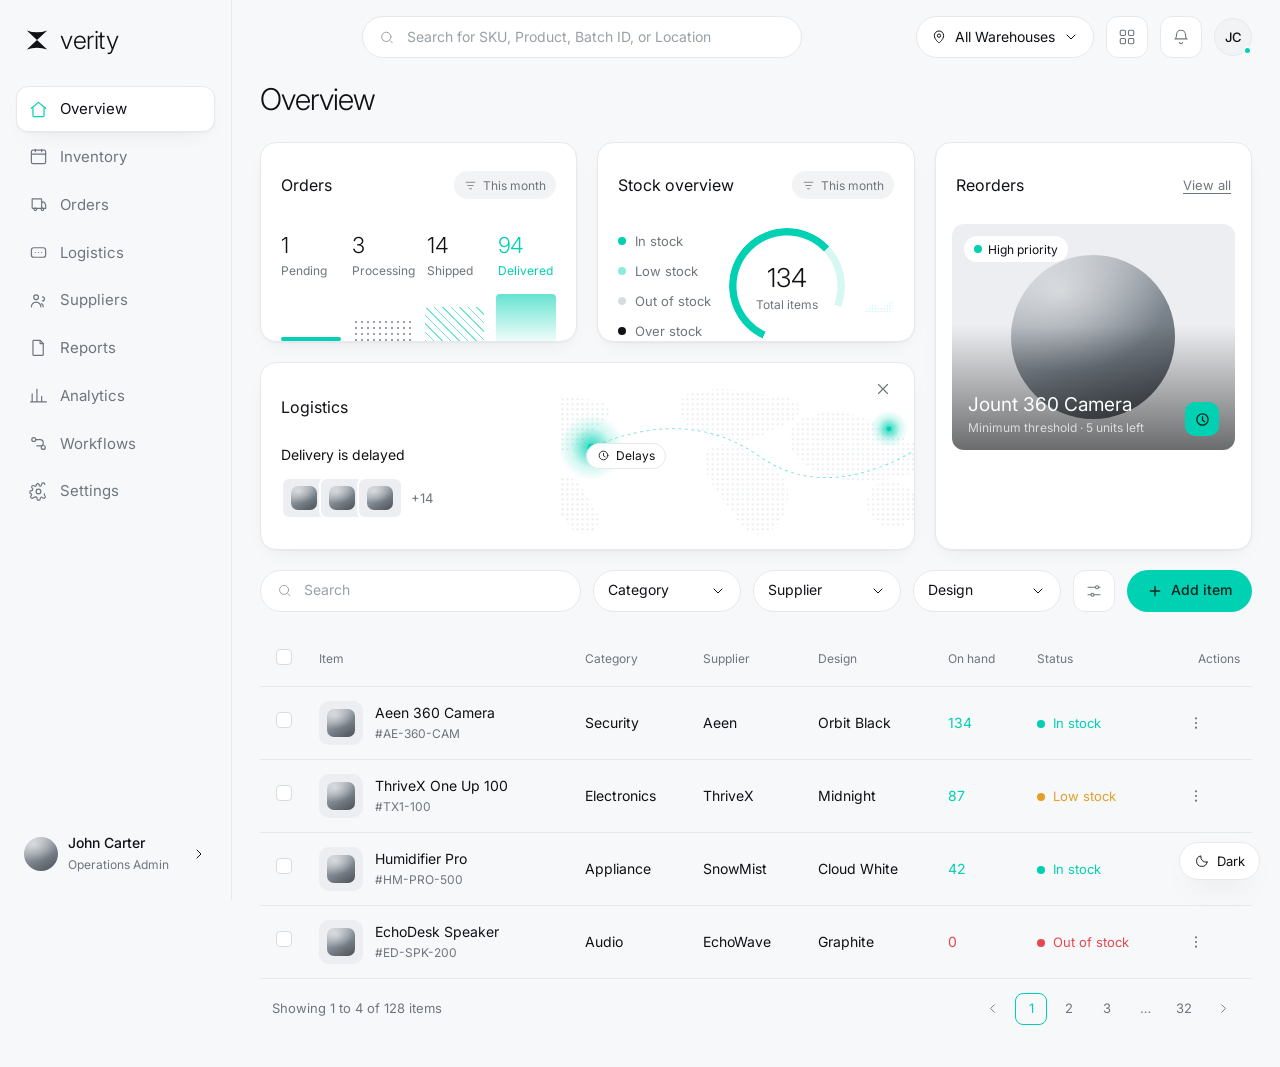
<file: verity-overview.html>
<!doctype html>
<html lang="en" data-theme="light">
<head>
<meta charset="utf-8" />
<meta name="viewport" content="width=device-width, initial-scale=1" />
<title>Verity — Overview reference</title>
<link rel="preconnect" href="https://fonts.googleapis.com" />
<link rel="preconnect" href="https://fonts.gstatic.com" crossorigin />
<link href="https://fonts.googleapis.com/css2?family=Inter:wght@200;300;400;500;600&display=swap" rel="stylesheet" />
<style>
/* ---------------------------------------------------------------------------
   Tokens — derived from design/verity asthetics.png (brand board)
   Palette:  #0F1115  #1C1F24  #2A2E33  #E6E8EB  #F7F8FA  #00D1B2
   Type:     Inter — Thin / Light / Regular / Medium
--------------------------------------------------------------------------- */
:root {
  --accent: #00d1b2;
  --accent-strong: #0bb69c;
  --accent-ink: #04231f;

  --warn: #e0a02a;
  --danger: #e5484d;

  --radius-card: 16px;
  --radius-control: 12px;
  --radius-pill: 999px;

  --sidebar-w: 232px;
  --gap: 20px;

  --canvas: #f7f8fa;
  --sidebar: #f7f8fa;
  --surface: #ffffff;
  --surface-2: #f2f3f5;
  --surface-hover: #eef0f2;
  --border: #e6e8eb;
  --border-strong: #d8dbdf;
  --text: #0f1115;
  --text-muted: #6f757e;
  --text-faint: #9aa0a8;
  --shadow-card: 0 1px 2px rgba(15, 17, 21, .04), 0 8px 24px -12px rgba(15, 17, 21, .10);
  --shadow-float: 0 12px 32px -16px rgba(15, 17, 21, .28);
  --map-land: #e9ecef;
  --thumb-bg: #eceef1;
}

[data-theme="dark"] {
  --canvas: #0b0d10;
  --sidebar: #0f1115;
  --surface: #131619;
  --surface-2: #1c1f24;
  --surface-hover: #22262b;
  --border: #23262b;
  --border-strong: #2f343a;
  --text: #e6e8eb;
  --text-muted: #8b929b;
  --text-faint: #6b727b;
  --shadow-card: 0 1px 2px rgba(0, 0, 0, .5), 0 12px 32px -18px rgba(0, 0, 0, .8);
  --shadow-float: 0 16px 40px -20px rgba(0, 0, 0, .9);
  --map-land: #1a1e22;
  --thumb-bg: #1c1f24;
}

* { box-sizing: border-box; }
html, body { height: 100%; }
body {
  margin: 0;
  background: var(--canvas);
  color: var(--text);
  font-family: Inter, ui-sans-serif, system-ui, -apple-system, "Segoe UI", sans-serif;
  font-size: 14px;
  font-weight: 400;
  line-height: 1.45;
  -webkit-font-smoothing: antialiased;
}
button { font: inherit; color: inherit; background: none; border: 0; cursor: pointer; }
input { font: inherit; color: inherit; }
svg { display: block; }

:where(a, button, input, [tabindex]):focus-visible {
  outline: 2px solid var(--accent);
  outline-offset: 2px;
  border-radius: 8px;
}

/* ---------------------------------------------------------------- shell -- */
.app { display: grid; grid-template-columns: var(--sidebar-w) 1fr; min-height: 100vh; }

.sidebar {
  background: var(--sidebar);
  border-right: 1px solid var(--border);
  padding: 22px 16px 16px;
  display: flex;
  flex-direction: column;
  gap: 28px;
  position: sticky;
  top: 0;
  height: 100vh;
}
.brand { display: flex; align-items: center; gap: 10px; padding-left: 8px; }
.brand-word { font-size: 25px; font-weight: 300; letter-spacing: -.02em; }

.nav { display: flex; flex-direction: column; gap: 2px; }
.nav-item {
  display: flex; align-items: center; gap: 12px;
  padding: 11px 12px;
  border-radius: var(--radius-control);
  color: var(--text-muted);
  font-size: 15px; font-weight: 400;
  border: 1px solid transparent;
  transition: background-color .15s ease, color .15s ease;
  text-align: left; width: 100%;
}
.nav-item:hover { background: var(--surface-hover); color: var(--text); }
.nav-item[aria-current="page"] {
  background: var(--surface);
  border-color: var(--border);
  color: var(--text);
  box-shadow: var(--shadow-card);
}
[data-theme="dark"] .nav-item[aria-current="page"] { background: var(--surface-2); }
.nav-item[aria-current="page"] svg { color: var(--accent); }

.user-card {
  margin-top: auto;
  display: flex; align-items: center; gap: 10px;
  padding: 10px 8px;
  border-radius: var(--radius-control);
}
.user-card:hover { background: var(--surface-hover); }
.avatar {
  width: 34px; height: 34px; border-radius: 50%;
  background: var(--thumb-bg) center / cover no-repeat;
  flex: none;
}
.user-name { font-size: 14px; font-weight: 500; }
.user-role { font-size: 12px; color: var(--text-muted); }

/* ----------------------------------------------------------------- main -- */
.main { min-width: 0; display: flex; flex-direction: column; }

.topbar {
  display: flex; align-items: center; gap: 12px;
  padding: 16px 28px;
}
.search {
  flex: 0 1 440px;
  margin-inline: auto;
  display: flex; align-items: center; gap: 10px;
  height: 42px; padding: 0 16px;
  background: var(--surface);
  border: 1px solid var(--border);
  border-radius: var(--radius-pill);
  color: var(--text-faint);
}
.search input { border: 0; background: none; outline: none; width: 100%; font-size: 14px; }
.search input::placeholder { color: var(--text-faint); }

.pill-select {
  display: flex; align-items: center; gap: 8px;
  height: 42px; padding: 0 14px;
  background: var(--surface);
  border: 1px solid var(--border);
  border-radius: var(--radius-pill);
  font-size: 14px;
}
.icon-btn {
  width: 42px; height: 42px;
  display: grid; place-items: center;
  background: var(--surface);
  border: 1px solid var(--border);
  border-radius: var(--radius-control);
  color: var(--text-muted);
}
.icon-btn:hover { color: var(--text); background: var(--surface-hover); }
.avatar-btn { position: relative; }
.avatar-btn .dot {
  position: absolute; right: 0; bottom: 1px;
  width: 9px; height: 9px; border-radius: 50%;
  background: var(--accent); border: 2px solid var(--canvas);
}
.avatar-initials {
  width: 38px; height: 38px; border-radius: 50%;
  background: var(--surface-2); border: 1px solid var(--border);
  display: grid; place-items: center;
  font-size: 13px; font-weight: 500;
}

.page { padding: 4px 28px 40px; display: flex; flex-direction: column; gap: var(--gap); }
.page-title { margin: 0; font-size: 30px; font-weight: 300; letter-spacing: -.02em; }

.card {
  overflow: hidden;
  background: var(--surface);
  border: 1px solid var(--border);
  border-radius: var(--radius-card);
  box-shadow: var(--shadow-card);
}
.card-head {
  display: flex; align-items: center; justify-content: space-between;
  padding: 18px 20px 0;
}
.card-title { font-size: 16px; font-weight: 400; }
.chip {
  display: inline-flex; align-items: center; gap: 6px;
  height: 28px; padding: 0 10px;
  background: var(--surface-2);
  border-radius: var(--radius-pill);
  font-size: 12px; color: var(--text-muted);
}
.link { font-size: 13px; color: var(--text-muted); text-decoration: underline; text-underline-offset: 3px; }

/* --------------------------------------------------------------- row 1 --- */
.dash {
  display: grid;
  grid-template-columns: 1fr 1fr 1fr;
  grid-template-rows: 200px 188px;
  gap: var(--gap);
}
.card--orders { display: flex; flex-direction: column; }
.card--reorders { grid-column: 3; grid-row: 1 / span 2; }
.card--logistics { grid-column: 1 / span 2; grid-row: 2; }

.stats { display: flex; gap: 12px; padding: 20px 20px 0; }
.stat { flex: 1; }
.stat-value { font-size: 22px; font-weight: 300; letter-spacing: -.01em; }
.stat-label { font-size: 12px; color: var(--text-muted); }
.stat.is-accent .stat-value, .stat.is-accent .stat-label { color: var(--accent); }

.spark {
  display: flex; align-items: flex-end; gap: 12px;
  flex: 1; min-height: 0;
  padding: 14px 20px 0;
}
.spark > div { flex: 1; border-radius: 4px 4px 0 0; }
.spark .s-solid { background: var(--accent); }
.spark .s-dot {
  background-image: radial-gradient(currentColor 1px, transparent 1.1px);
  background-size: 6px 6px; color: var(--text-faint);
}
.spark .s-hatch {
  background-image: repeating-linear-gradient(45deg, var(--accent) 0 1px, transparent 1px 6px);
  opacity: .55;
}
.spark .s-fill {
  background: linear-gradient(180deg, color-mix(in srgb, var(--accent) 60%, transparent), color-mix(in srgb, var(--accent) 6%, transparent));
}

.stock { display: flex; align-items: center; gap: 18px; padding: 18px 20px 22px; }
.legend { display: flex; flex-direction: column; gap: 11px; font-size: 13px; color: var(--text-muted); }
.legend span { display: flex; align-items: center; gap: 9px; }
.bullet { width: 8px; height: 8px; border-radius: 50%; background: var(--accent); flex: none; }
.bullet.b-soft { background: color-mix(in srgb, var(--accent) 45%, transparent); }
.bullet.b-mute { background: var(--border-strong); }
.bullet.b-ink { background: var(--text); }

.donut { position: relative; width: 116px; height: 116px; flex: none; }
.donut-ring {
  --pct: 56;
  position: absolute; inset: 0;
  background:
    conic-gradient(from 205deg,
      var(--accent) 0 calc(var(--pct) * 1%),
      color-mix(in srgb, var(--accent) 16%, transparent) calc(var(--pct) * 1%) 74%,
      transparent 74% 100%);
  border-radius: 50%;
  -webkit-mask: radial-gradient(circle, transparent 44px, #000 45px);
          mask: radial-gradient(circle, transparent 50px, #000 51px);
}
.donut-center {
  position: absolute; inset: 0;
  display: flex; flex-direction: column; align-items: center; justify-content: center;
}
.donut-value { font-size: 26px; font-weight: 300; }
.donut-label { font-size: 12px; color: var(--text-muted); }
.stock-decor { flex: 1; align-self: flex-end; height: 78px; opacity: .55; }

.reorder { padding: 16px; }
.reorder-media {
  position: relative;
  height: 226px;
  border-radius: 12px;
  background: var(--thumb-bg);
  overflow: hidden;
  display: grid; place-items: center;
}
.reorder-media::after {
  content: ""; position: absolute; inset: 0;
  background: linear-gradient(to top, rgba(0, 0, 0, .55), transparent 55%);
}
.reorder-media img { width: 62%; object-fit: contain; }
.badge {
  position: absolute; top: 12px; left: 12px; z-index: 2;
  display: inline-flex; align-items: center; gap: 6px;
  height: 26px; padding: 0 10px;
  background: var(--surface); border-radius: var(--radius-pill);
  font-size: 12px; box-shadow: var(--shadow-float);
}
.reorder-meta { position: absolute; left: 16px; right: 16px; bottom: 14px; z-index: 2; color: #fff; }
.reorder-name { font-size: 19px; font-weight: 400; }
.reorder-sub { font-size: 12px; color: rgba(255, 255, 255, .72); }
.reorder-cta {
  position: absolute; right: 16px; bottom: 14px; z-index: 3;
  width: 34px; height: 34px; border-radius: 10px;
  background: var(--accent); color: var(--accent-ink);
  display: grid; place-items: center;
}

/* ------------------------------------------------------------ logistics -- */
.logistics { position: relative; padding: 20px; }
.logistics-body { position: relative; z-index: 2; max-width: 320px; }
.logistics-note { margin: 26px 0 12px; font-size: 14px; }
.thumb-stack { display: flex; align-items: center; }
.thumb-stack .t {
  width: 46px; height: 42px; border-radius: 8px;
  background: var(--thumb-bg); border: 2px solid var(--surface);
  margin-right: -8px;
  display: grid; place-items: center;
}
.thumb-stack .t img { width: 60%; }
.thumb-more {
  margin-left: 16px; font-size: 13px; color: var(--text-muted);
}
.map {
  position: absolute; inset: 0 0 0 300px; z-index: 1;
  color: var(--map-land);
}
.map svg { width: 100%; height: 100%; }
.delays-chip {
  position: absolute; z-index: 3; left: 56%; top: 50%; transform: translate(-50%, -50%);
  display: inline-flex; align-items: center; gap: 6px;
  height: 26px; padding: 0 10px;
  background: var(--surface); border: 1px solid var(--border);
  border-radius: var(--radius-pill); font-size: 12px;
  box-shadow: var(--shadow-float);
}
.close-x { position: absolute; top: 16px; right: 16px; z-index: 3; color: var(--text-muted); }

/* --------------------------------------------------------------- table --- */
.toolbar { display: flex; align-items: center; gap: 12px; }
.toolbar .search { flex: 1 1 auto; margin: 0; }
.toolbar .pill-select { min-width: 148px; justify-content: space-between; }
.btn-accent {
  display: inline-flex; align-items: center; gap: 8px;
  height: 42px; padding: 0 20px;
  background: var(--accent); color: var(--accent-ink);
  border-radius: var(--radius-pill);
  font-size: 14px; font-weight: 500;
  transition: background-color .15s ease, transform .12s ease;
}
.btn-accent:hover { background: var(--accent-strong); }
.btn-accent:active { transform: translateY(1px); }

.table-wrap { overflow-x: auto; }
table { width: 100%; border-collapse: collapse; min-width: 900px; }
thead th {
  text-align: left; font-size: 12px; font-weight: 400; color: var(--text-muted);
  padding: 14px 12px; border-bottom: 1px solid var(--border);
}
tbody td { padding: 14px 12px; border-bottom: 1px solid var(--border); font-size: 14px; }
tbody tr:hover { background: var(--surface-2); }
.cell-item { display: flex; align-items: center; gap: 12px; }
.cell-thumb {
  width: 44px; height: 44px; border-radius: 10px;
  background: var(--thumb-bg); display: grid; place-items: center; flex: none;
}
.cell-thumb img { width: 64%; }
.item-name { font-weight: 400; }
.item-sku { font-size: 12px; color: var(--text-muted); }
.num { color: var(--accent); }
.num.is-zero { color: var(--danger); }
.status { display: inline-flex; align-items: center; gap: 8px; font-size: 13px; }
.status.s-in { color: var(--accent); }
.status.s-low { color: var(--warn); }
.status.s-out { color: var(--danger); }
.status .bullet { background: currentColor; }
.checkbox {
  width: 16px; height: 16px; border-radius: 4px;
  border: 1px solid var(--border-strong); background: var(--surface);
  appearance: none;
}
.checkbox:checked { background: var(--accent); border-color: var(--accent); }

.table-foot {
  display: flex; align-items: center; justify-content: space-between;
  padding: 14px 12px 2px;
  font-size: 13px; color: var(--text-muted);
}
.pager { display: flex; align-items: center; gap: 6px; }
.pager button {
  min-width: 32px; height: 32px; padding: 0 8px;
  border-radius: 8px; border: 1px solid transparent;
  color: var(--text-muted); font-size: 13px;
}
.pager button:hover { background: var(--surface-2); color: var(--text); }
.pager button[aria-current="page"] {
  border-color: var(--accent); color: var(--accent); background: transparent;
}

.ph {
  display: block; width: 100%; height: 100%;
  background:
    radial-gradient(120% 90% at 30% 22%, rgba(255,255,255,.55), transparent 55%),
    linear-gradient(150deg, #c9ced4, #7c848d 55%, #4a5057);
}
[data-theme="dark"] .ph {
  background:
    radial-gradient(120% 90% at 30% 22%, rgba(255,255,255,.28), transparent 55%),
    linear-gradient(150deg, #6f767e, #3a4046 55%, #23282d);
}
.reorder-media .ph { width: 58%; height: auto; aspect-ratio: 1; border-radius: 50%; }
.cell-thumb .ph, .thumb-stack .t .ph { width: 62%; height: 62%; border-radius: 7px; }
.avatar .ph { border-radius: 50%; }

/* ------------------------------------------------------------- utility --- */
.theme-toggle {
  position: fixed; right: 20px; bottom: 20px; z-index: 20;
  display: inline-flex; align-items: center; gap: 8px;
  height: 38px; padding: 0 14px;
  background: var(--surface); border: 1px solid var(--border);
  border-radius: var(--radius-pill); box-shadow: var(--shadow-float);
  font-size: 13px;
}

@media (max-width: 1180px) {
  .row-1 { grid-template-columns: 1fr; }
  .map { inset: 0; opacity: .35; }
}
@media (max-width: 860px) {
  .app { grid-template-columns: 1fr; }
  .sidebar { position: static; height: auto; flex-direction: row; align-items: center; gap: 16px; overflow-x: auto; }
  .sidebar .nav { flex-direction: row; }
  .user-card, .nav-item span { display: none; }
  .brand-word { display: none; }
  .topbar, .page { padding-inline: 16px; }
}
@media (prefers-reduced-motion: reduce) {
  * { animation: none !important; transition: none !important; }
}
</style>
</head>
<body>

<div class="app">
  <!-- ============================================================ sidebar -->
  <aside class="sidebar">
    <div class="brand">
      <svg width="26" height="26" viewBox="0 0 24 24" fill="currentColor" aria-hidden="true">
        <path d="M2.6 3.2Q12 6.6 21.4 3.2L12 12Z"/>
        <path d="M2.6 20.8Q12 17.4 21.4 20.8L12 12Z"/>
      </svg>
      <span class="brand-word">verity</span>
    </div>

    <nav class="nav" aria-label="Main">
      <button class="nav-item" aria-current="page">
        <svg width="19" height="19" viewBox="0 0 24 24" fill="none" stroke="currentColor" stroke-width="1.5" stroke-linecap="round" stroke-linejoin="round"><path d="M3 10.5 12 3l9 7.5"/><path d="M5 9.8V20a1 1 0 0 0 1 1h12a1 1 0 0 0 1-1V9.8"/></svg>
        <span>Overview</span>
      </button>
      <button class="nav-item">
        <svg width="19" height="19" viewBox="0 0 24 24" fill="none" stroke="currentColor" stroke-width="1.5" stroke-linecap="round" stroke-linejoin="round"><rect x="3" y="4" width="18" height="17" rx="2"/><path d="M3 9h18M8 3v3M16 3v3"/></svg>
        <span>Inventory</span>
      </button>
      <button class="nav-item">
        <svg width="19" height="19" viewBox="0 0 24 24" fill="none" stroke="currentColor" stroke-width="1.5" stroke-linecap="round" stroke-linejoin="round"><path d="M4 5h11a1 1 0 0 1 1 1v11H5a1 1 0 0 1-1-1V5Z"/><path d="M16 9h3l2 3v5h-5"/><circle cx="8" cy="18" r="1.6"/><circle cx="17" cy="18" r="1.6"/></svg>
        <span>Orders</span>
      </button>
      <button class="nav-item">
        <svg width="19" height="19" viewBox="0 0 24 24" fill="none" stroke="currentColor" stroke-width="1.5" stroke-linecap="round" stroke-linejoin="round"><rect x="3" y="6" width="18" height="12" rx="3"/><path d="M8 12h.01M12 12h.01M16 12h.01"/></svg>
        <span>Logistics</span>
      </button>
      <button class="nav-item">
        <svg width="19" height="19" viewBox="0 0 24 24" fill="none" stroke="currentColor" stroke-width="1.5" stroke-linecap="round" stroke-linejoin="round"><circle cx="9" cy="8" r="3"/><path d="M3 20a6 6 0 0 1 12 0"/><path d="M17 7.5a2.5 2.5 0 0 1 0 5M18 20a5 5 0 0 0-2-4"/></svg>
        <span>Suppliers</span>
      </button>
      <button class="nav-item">
        <svg width="19" height="19" viewBox="0 0 24 24" fill="none" stroke="currentColor" stroke-width="1.5" stroke-linecap="round" stroke-linejoin="round"><path d="M6 3h8l4 4v14a1 1 0 0 1-1 1H6a1 1 0 0 1-1-1V4a1 1 0 0 1 1-1Z"/><path d="M14 3v4h4"/></svg>
        <span>Reports</span>
      </button>
      <button class="nav-item">
        <svg width="19" height="19" viewBox="0 0 24 24" fill="none" stroke="currentColor" stroke-width="1.5" stroke-linecap="round" stroke-linejoin="round"><path d="M4 20V10M10 20V4M16 20v-7M22 20H2"/></svg>
        <span>Analytics</span>
      </button>
      <button class="nav-item">
        <svg width="19" height="19" viewBox="0 0 24 24" fill="none" stroke="currentColor" stroke-width="1.5" stroke-linecap="round" stroke-linejoin="round"><circle cx="6" cy="7" r="2.5"/><circle cx="18" cy="17" r="2.5"/><path d="M8.5 7H14a4 4 0 0 1 0 8h-4"/></svg>
        <span>Workflows</span>
      </button>
      <button class="nav-item">
        <svg width="19" height="19" viewBox="0 0 24 24" fill="none" stroke="currentColor" stroke-width="1.5" stroke-linecap="round" stroke-linejoin="round"><circle cx="12" cy="12" r="3"/><path d="M19.4 15a1.6 1.6 0 0 0 .3 1.8l.1.1a2 2 0 1 1-2.8 2.8l-.1-.1a1.6 1.6 0 0 0-2.7 1.1V21a2 2 0 1 1-4 0v-.1A1.6 1.6 0 0 0 7.5 19.4a1.6 1.6 0 0 0-1.8.3l-.1.1a2 2 0 1 1-2.8-2.8l.1-.1A1.6 1.6 0 0 0 3 15H3a2 2 0 1 1 0-4h.1a1.6 1.6 0 0 0 1.5-1.1 1.6 1.6 0 0 0-.3-1.8l-.1-.1a2 2 0 1 1 2.8-2.8l.1.1A1.6 1.6 0 0 0 9 4.6h.1A2 2 0 1 1 13 4.6h.1a1.6 1.6 0 0 0 1.8.3 1.6 1.6 0 0 0 1-1.5V3a2 2 0 1 1 4 0"/></svg>
        <span>Settings</span>
      </button>
    </nav>

    <button class="user-card">
      <span class="avatar"><span class="ph" aria-hidden="true"></span></span>
      <span style="flex:1;text-align:left">
        <span class="user-name" style="display:block">John Carter</span>
        <span class="user-role">Operations Admin</span>
      </span>
      <svg width="16" height="16" viewBox="0 0 24 24" fill="none" stroke="currentColor" stroke-width="1.5" stroke-linecap="round" stroke-linejoin="round"><path d="m9 18 6-6-6-6"/></svg>
    </button>
  </aside>

  <!-- =============================================================== main -->
  <div class="main">
    <header class="topbar">
      <label class="search">
        <svg width="17" height="17" viewBox="0 0 24 24" fill="none" stroke="currentColor" stroke-width="1.5" stroke-linecap="round"><circle cx="11" cy="11" r="7"/><path d="m20 20-3.2-3.2"/></svg>
        <input type="search" placeholder="Search for SKU, Product, Batch ID, or Location" />
      </label>

      <button class="pill-select">
        <svg width="16" height="16" viewBox="0 0 24 24" fill="none" stroke="currentColor" stroke-width="1.5"><path d="M12 21s7-5.7 7-11a7 7 0 1 0-14 0c0 5.3 7 11 7 11Z"/><circle cx="12" cy="10" r="2.5"/></svg>
        All Warehouses
        <svg width="16" height="16" viewBox="0 0 24 24" fill="none" stroke="currentColor" stroke-width="1.5" stroke-linecap="round"><path d="m6 9 6 6 6-6"/></svg>
      </button>

      <button class="icon-btn" aria-label="Switch layout">
        <svg width="18" height="18" viewBox="0 0 24 24" fill="none" stroke="currentColor" stroke-width="1.5"><rect x="3" y="3" width="7" height="7" rx="1.6"/><rect x="14" y="3" width="7" height="7" rx="1.6"/><rect x="3" y="14" width="7" height="7" rx="1.6"/><rect x="14" y="14" width="7" height="7" rx="1.6"/></svg>
      </button>
      <button class="icon-btn" aria-label="Notifications">
        <svg width="18" height="18" viewBox="0 0 24 24" fill="none" stroke="currentColor" stroke-width="1.5" stroke-linecap="round"><path d="M6 9a6 6 0 1 1 12 0c0 4 1.5 5.5 1.5 5.5h-15S6 13 6 9Z"/><path d="M10 19a2 2 0 0 0 4 0"/></svg>
      </button>
      <span class="avatar-btn">
        <span class="avatar-initials">JC</span>
        <span class="dot"></span>
      </span>
    </header>

    <main class="page">
      <h1 class="page-title">Overview</h1>

      <!-- ------------------------------------------------------- row 1 -->
      <section class="dash">
        <!-- orders -->
        <article class="card card--orders">
          <div class="card-head">
            <h2 class="card-title">Orders</h2>
            <span class="chip">
              <svg width="13" height="13" viewBox="0 0 24 24" fill="none" stroke="currentColor" stroke-width="1.5" stroke-linecap="round"><path d="M4 6h16M7 12h10M10 18h4"/></svg>
              This month
            </span>
          </div>
          <div class="stats">
            <div class="stat"><div class="stat-value">1</div><div class="stat-label">Pending</div></div>
            <div class="stat"><div class="stat-value">3</div><div class="stat-label">Processing</div></div>
            <div class="stat"><div class="stat-value">14</div><div class="stat-label">Shipped</div></div>
            <div class="stat is-accent"><div class="stat-value">94</div><div class="stat-label">Delivered</div></div>
          </div>
          <div class="spark" aria-hidden="true">
            <div class="s-solid" style="height:4px;border-radius:2px"></div>
            <div class="s-dot" style="height:46%"></div>
            <div class="s-hatch" style="height:72%"></div>
            <div class="s-fill" style="height:100%"></div>
          </div>
        </article>

        <!-- stock overview -->
        <article class="card">
          <div class="card-head">
            <h2 class="card-title">Stock overview</h2>
            <span class="chip">
              <svg width="13" height="13" viewBox="0 0 24 24" fill="none" stroke="currentColor" stroke-width="1.5" stroke-linecap="round"><path d="M4 6h16M7 12h10M10 18h4"/></svg>
              This month
            </span>
          </div>
          <div class="stock">
            <div class="legend">
              <span><i class="bullet"></i>In stock</span>
              <span><i class="bullet b-soft"></i>Low stock</span>
              <span><i class="bullet b-mute"></i>Out of stock</span>
              <span><i class="bullet b-ink"></i>Over stock</span>
            </div>
            <div class="donut" role="img" aria-label="134 total items">
              <div class="donut-ring" style="--pct:56"></div>
              <div class="donut-center">
                <div class="donut-value">134</div>
                <div class="donut-label">Total items</div>
              </div>
            </div>
            <svg class="stock-decor" viewBox="0 0 120 60" aria-hidden="true">
              <defs>
                <pattern id="dots" width="6" height="6" patternUnits="userSpaceOnUse">
                  <circle cx="1.4" cy="1.4" r="1.1" fill="var(--accent)"/>
                </pattern>
              </defs>
              <path d="M0 60 L40 22 L74 42 L120 6 L120 60 Z" fill="url(#dots)"/>
            </svg>
          </div>
        </article>

        <!-- reorders -->
        <article class="card reorder card--reorders">
          <div class="card-head" style="padding:2px 4px 14px">
            <h2 class="card-title">Reorders</h2>
            <a class="link" href="#">View all</a>
          </div>
          <div class="reorder-media">
            <span class="badge"><i class="bullet"></i>High priority</span>
            <span class="ph" aria-hidden="true"></span>
            <div class="reorder-meta">
              <div class="reorder-name">Jount 360 Camera</div>
              <div class="reorder-sub">Minimum threshold &middot; 5 units left</div>
            </div>
            <button class="reorder-cta" aria-label="Reorder Jount 360 Camera">
              <svg width="17" height="17" viewBox="0 0 24 24" fill="none" stroke="currentColor" stroke-width="1.8" stroke-linecap="round"><path d="M12 8v5l3 2"/><circle cx="12" cy="12" r="8"/></svg>
            </button>
          </div>
        </article>
<!-- ---------------------------------------------------- logistics -->
      <section class="card logistics card--logistics">
        <button class="close-x" aria-label="Dismiss">
          <svg width="18" height="18" viewBox="0 0 24 24" fill="none" stroke="currentColor" stroke-width="1.5" stroke-linecap="round"><path d="M6 6l12 12M18 6 6 18"/></svg>
        </button>

        <div class="map" aria-hidden="true">
          <svg viewBox="0 0 800 260" preserveAspectRatio="xMidYMid slice">
            <defs>
              <pattern id="landDots" width="7" height="7" patternUnits="userSpaceOnUse">
                <circle cx="1.6" cy="1.6" r="1.5" fill="currentColor"/>
              </pattern>
              <radialGradient id="nodeGlow">
                <stop offset="0%" stop-color="var(--accent)" stop-opacity=".85"/>
                <stop offset="60%" stop-color="var(--accent)" stop-opacity=".18"/>
                <stop offset="100%" stop-color="var(--accent)" stop-opacity="0"/>
              </radialGradient>
            </defs>
            <g fill="url(#landDots)">
              <path d="M60 54c26-16 66-18 96-9 22 7 40 3 58 12 12 6 8 22-6 30-18 10-24 28-42 34-16 6-28 22-46 17-20-6-22-29-38-40-16-11-40-33-22-44Z"/>
              <path d="M150 160c16-5 30 7 36 21 7 15 22 25 20 41-2 18-25 22-36 11-16-16-27-34-29-55-1-10 2-16 9-18Z"/>
              <path d="M330 44c30-11 64-9 94-2 20 5 46 0 60 14 11 11-5 25-18 30-21 7-35 22-58 22-25 0-48-7-71-16-16-7-25-39-7-48Z"/>
              <path d="M366 116c22-7 48 2 64 18 14 14 34 18 39 37 7 25-5 55-28 66-18 9-36-7-45-23-14-25-37-43-41-70-2-14 0-23 11-28Z"/>
              <path d="M496 76c34-14 76-7 106 14 18 14 46 14 55 34 9 21-16 34-37 37-34 5-69 7-101-5-23-9-48-27-46-53 1-14 11-23 23-27Z"/>
              <path d="M600 168c20-7 44 5 51 23 7 21-11 39-32 39-23 0-41-18-37-41 2-12 9-18 18-21Z"/>
            </g>
            <g>
              <path d="M196 118 Q330 60 430 130 T672 108" fill="none" stroke="var(--accent)" stroke-opacity=".5" stroke-width="1.4" stroke-dasharray="3 6" stroke-linecap="round"/>
              <circle cx="196" cy="118" r="46" fill="url(#nodeGlow)"/>
              <circle cx="196" cy="118" r="5" fill="var(--accent)"/>
              <circle cx="612" cy="92" r="26" fill="url(#nodeGlow)"/>
              <circle cx="612" cy="92" r="3.4" fill="var(--accent)"/>
              <circle cx="668" cy="152" r="22" fill="url(#nodeGlow)"/>
              <circle cx="668" cy="152" r="3.4" fill="var(--accent)"/>
            </g>
          </svg>
        </div>

        <div class="logistics-body">
          <h2 class="card-title">Logistics</h2>
          <p class="logistics-note">Delivery is delayed</p>
          <div class="thumb-stack">
            <span class="t"><span class="ph" aria-hidden="true"></span></span>
            <span class="t"><span class="ph" aria-hidden="true"></span></span>
            <span class="t"><span class="ph" aria-hidden="true"></span></span>
            <span class="thumb-more">+14</span>
          </div>
        </div>

        <span class="delays-chip">
          <svg width="13" height="13" viewBox="0 0 24 24" fill="none" stroke="currentColor" stroke-width="1.6" stroke-linecap="round"><circle cx="12" cy="12" r="8"/><path d="M12 8v4.5l3 1.8"/></svg>
          Delays
        </span>
      </section>
      </section>



      <!-- -------------------------------------------------------- table -->
      <section class="toolbar">
        <label class="search">
          <svg width="17" height="17" viewBox="0 0 24 24" fill="none" stroke="currentColor" stroke-width="1.5" stroke-linecap="round"><circle cx="11" cy="11" r="7"/><path d="m20 20-3.2-3.2"/></svg>
          <input type="search" placeholder="Search" />
        </label>
        <button class="pill-select">Category <svg width="16" height="16" viewBox="0 0 24 24" fill="none" stroke="currentColor" stroke-width="1.5" stroke-linecap="round"><path d="m6 9 6 6 6-6"/></svg></button>
        <button class="pill-select">Supplier <svg width="16" height="16" viewBox="0 0 24 24" fill="none" stroke="currentColor" stroke-width="1.5" stroke-linecap="round"><path d="m6 9 6 6 6-6"/></svg></button>
        <button class="pill-select">Design <svg width="16" height="16" viewBox="0 0 24 24" fill="none" stroke="currentColor" stroke-width="1.5" stroke-linecap="round"><path d="m6 9 6 6 6-6"/></svg></button>
        <button class="icon-btn" aria-label="More filters">
          <svg width="18" height="18" viewBox="0 0 24 24" fill="none" stroke="currentColor" stroke-width="1.5" stroke-linecap="round"><path d="M4 7h10M18 7h2M4 17h4M12 17h8"/><circle cx="16" cy="7" r="2"/><circle cx="10" cy="17" r="2"/></svg>
        </button>
        <button class="btn-accent">
          <svg width="16" height="16" viewBox="0 0 24 24" fill="none" stroke="currentColor" stroke-width="2" stroke-linecap="round"><path d="M12 5v14M5 12h14"/></svg>
          Add item
        </button>
      </section>

      <section>
        <div class="table-wrap">
        <table>
          <thead>
            <tr>
              <th style="width:44px"><input class="checkbox" type="checkbox" aria-label="Select all" /></th>
              <th>Item</th>
              <th>Category</th>
              <th>Supplier</th>
              <th>Design</th>
              <th>On hand</th>
              <th>Status</th>
              <th style="text-align:right">Actions</th>
            </tr>
          </thead>
          <tbody>
            <tr>
              <td><input class="checkbox" type="checkbox" aria-label="Select Aeen 360 Camera" /></td>
              <td>
                <div class="cell-item">
                  <span class="cell-thumb"><span class="ph" aria-hidden="true"></span></span>
                  <span><span class="item-name">Aeen 360 Camera</span><br /><span class="item-sku">#AE-360-CAM</span></span>
                </div>
              </td>
              <td>Security</td><td>Aeen</td><td>Orbit Black</td>
              <td class="num">134</td>
              <td><span class="status s-in"><i class="bullet"></i>In stock</span></td>
              <td style="text-align:right"><button class="icon-btn" style="border:0;background:none;width:28px;height:28px" aria-label="Row actions"><svg width="16" height="16" viewBox="0 0 24 24" fill="currentColor"><circle cx="12" cy="5" r="1.6"/><circle cx="12" cy="12" r="1.6"/><circle cx="12" cy="19" r="1.6"/></svg></button></td>
            </tr>
            <tr>
              <td><input class="checkbox" type="checkbox" aria-label="Select ThriveX One Up 100" /></td>
              <td>
                <div class="cell-item">
                  <span class="cell-thumb"><span class="ph" aria-hidden="true"></span></span>
                  <span><span class="item-name">ThriveX One Up 100</span><br /><span class="item-sku">#TX1-100</span></span>
                </div>
              </td>
              <td>Electronics</td><td>ThriveX</td><td>Midnight</td>
              <td class="num">87</td>
              <td><span class="status s-low"><i class="bullet"></i>Low stock</span></td>
              <td style="text-align:right"><button class="icon-btn" style="border:0;background:none;width:28px;height:28px" aria-label="Row actions"><svg width="16" height="16" viewBox="0 0 24 24" fill="currentColor"><circle cx="12" cy="5" r="1.6"/><circle cx="12" cy="12" r="1.6"/><circle cx="12" cy="19" r="1.6"/></svg></button></td>
            </tr>
            <tr>
              <td><input class="checkbox" type="checkbox" aria-label="Select Humidifier Pro" /></td>
              <td>
                <div class="cell-item">
                  <span class="cell-thumb"><span class="ph" aria-hidden="true"></span></span>
                  <span><span class="item-name">Humidifier Pro</span><br /><span class="item-sku">#HM-PRO-500</span></span>
                </div>
              </td>
              <td>Appliance</td><td>SnowMist</td><td>Cloud White</td>
              <td class="num">42</td>
              <td><span class="status s-in"><i class="bullet"></i>In stock</span></td>
              <td style="text-align:right"><button class="icon-btn" style="border:0;background:none;width:28px;height:28px" aria-label="Row actions"><svg width="16" height="16" viewBox="0 0 24 24" fill="currentColor"><circle cx="12" cy="5" r="1.6"/><circle cx="12" cy="12" r="1.6"/><circle cx="12" cy="19" r="1.6"/></svg></button></td>
            </tr>
            <tr>
              <td><input class="checkbox" type="checkbox" aria-label="Select EchoDesk Speaker" /></td>
              <td>
                <div class="cell-item">
                  <span class="cell-thumb"><span class="ph" aria-hidden="true"></span></span>
                  <span><span class="item-name">EchoDesk Speaker</span><br /><span class="item-sku">#ED-SPK-200</span></span>
                </div>
              </td>
              <td>Audio</td><td>EchoWave</td><td>Graphite</td>
              <td class="num is-zero">0</td>
              <td><span class="status s-out"><i class="bullet"></i>Out of stock</span></td>
              <td style="text-align:right"><button class="icon-btn" style="border:0;background:none;width:28px;height:28px" aria-label="Row actions"><svg width="16" height="16" viewBox="0 0 24 24" fill="currentColor"><circle cx="12" cy="5" r="1.6"/><circle cx="12" cy="12" r="1.6"/><circle cx="12" cy="19" r="1.6"/></svg></button></td>
            </tr>
          </tbody>
        </table>
        </div>

        <div class="table-foot">
          <span>Showing 1 to 4 of 128 items</span>
          <div class="pager">
            <button aria-label="Previous page"><svg width="15" height="15" viewBox="0 0 24 24" fill="none" stroke="currentColor" stroke-width="1.5" stroke-linecap="round"><path d="m15 18-6-6 6-6"/></svg></button>
            <button aria-current="page">1</button>
            <button>2</button>
            <button>3</button>
            <button aria-hidden="true">…</button>
            <button>32</button>
            <button aria-label="Next page"><svg width="15" height="15" viewBox="0 0 24 24" fill="none" stroke="currentColor" stroke-width="1.5" stroke-linecap="round"><path d="m9 18 6-6-6-6"/></svg></button>
          </div>
        </div>
      </section>
    </main>
  </div>
</div>

<button class="theme-toggle" id="themeToggle">
  <svg width="15" height="15" viewBox="0 0 24 24" fill="none" stroke="currentColor" stroke-width="1.5" stroke-linecap="round"><path d="M21 13a8.5 8.5 0 0 1-10-10 8.5 8.5 0 1 0 10 10Z"/></svg>
  <span id="themeLabel">Dark</span>
</button>

<script>
  const root = document.documentElement;
  const label = document.getElementById("themeLabel");
  document.getElementById("themeToggle").addEventListener("click", () => {
    const next = root.dataset.theme === "dark" ? "light" : "dark";
    root.dataset.theme = next;
    label.textContent = next === "dark" ? "Light" : "Dark";
  });
</script>
</body>
</html>
</file>
<file: css/base.css>
/* Tokens now live in css/verity.css (reference theme) + css/sections.css (bridge). */

/* ---------- One family: Inter, across the whole site including the hero. ---------- */

:root {
  --font-display: 'Inter', ui-sans-serif, system-ui, -apple-system, sans-serif;
  --font-ui: 'Inter', 'Sohne', ui-sans-serif, system-ui, -apple-system, sans-serif;
  --shell: 1200px;
  --gutter: 24px;
}

*, *::before, *::after { box-sizing: border-box; }
html { -webkit-text-size-adjust: 100%; scroll-behavior: smooth; }
body {
  margin: 0;
  background: var(--color-paper-white);
  color: var(--color-ink-black);
  font-family: var(--font-ui);
  font-size: var(--text-body);
  line-height: var(--leading-body);
  font-weight: var(--font-weight-regular);
  -webkit-font-smoothing: antialiased;
  text-rendering: optimizeLegibility;
  overflow-x: clip; /* clip, not hidden — hidden makes body a scroll container, which freezes view() timelines */
}
img, svg { max-width: 100%; display: block; }
a { color: inherit; text-decoration: none; }
button { font: inherit; color: inherit; }

/* ---------- Display type: serif reserved for hero only; sections use Inter Light.
   These are fallbacks; sections.css overrides with Inter for non-hero headings. ---- */
.display, .h-lg, .h-md {
  font-family: var(--font-display);
  font-weight: 400;
  margin: 0;
}
.display { font-size: var(--text-display);    line-height: 1.10; letter-spacing: var(--tracking-display); }
.h-lg    { font-size: var(--text-heading-lg); line-height: 1.10; letter-spacing: var(--tracking-heading-lg); }
.h-md    { font-size: var(--text-heading);    line-height: 1.16; letter-spacing: var(--tracking-heading); }
.display em, .h-lg em, .h-md em { font-style: italic; }

/* ---------- Sans hierarchy: never above 20px body, never above 500 ---------- */
.sub      { font-size: var(--text-body-lg); line-height: var(--leading-body-lg); font-weight: var(--font-weight-regular); color: var(--color-slate-gray); margin: 0; }
.body     { font-size: var(--text-body);    line-height: var(--leading-body);    margin: 0; }
.caption  { font-size: var(--text-caption); line-height: var(--leading-caption); color: var(--color-slate-gray); margin: 0; }
.h-sm     { font-size: var(--text-heading-sm); line-height: var(--leading-heading-sm); letter-spacing: var(--tracking-heading-sm); font-weight: 300; margin: 0; }

/* ---------- Eyebrow: 10.5px sans + dot (sections.css overrides the legacy chevron) ---------- */
.eyebrow {
  display: inline-flex; align-items: center; gap: 6px;
  font-size: var(--text-caption); font-weight: var(--font-weight-w450);
  color: var(--color-ink-black);
}
.eyebrow--onDark { color: var(--color-paper-white); }

/* ---------- Layout ---------- */
.shell { width: 100%; max-width: var(--shell); margin-inline: auto; padding-inline: var(--gutter); }
.band { position: relative; padding-block: var(--spacing-160); }
.band--fog   { background: var(--color-fog-white); }
.band--mist  { background: var(--color-mist-gray); }
.band--dark  { background: var(--color-ink-black); color: var(--color-paper-white); }
.band--tint  { background: var(--accent-a08); }

/* ---------- Buttons: pill, flat ---------- */
.btn {
  display: inline-flex; align-items: center; justify-content: center; gap: 8px;
  height: auto; padding: 12px 22px; border-radius: var(--r-control);
  font-size: 14px; font-weight: 500;
  transition: transform 420ms cubic-bezier(.22,.61,.36,1), background-color 420ms cubic-bezier(.22,.61,.36,1), opacity 420ms cubic-bezier(.22,.61,.36,1);
}
.btn--fill  { background: var(--color-ink-black); color: var(--color-paper-white); }
.btn--fill:hover { background: color-mix(in srgb, var(--ink) 86%, var(--surface)); }
.btn--ghost { background: transparent; color: var(--color-ink-black); }
.btn--ghost:hover { color: var(--color-slate-gray); }
.btn--onDark.btn--fill { background: var(--color-paper-white); color: var(--color-ink-black); }
.btn--onDark.btn--ghost { color: var(--color-paper-white); }

/* ---------- Floating product artifact ---------- */
/* Floating hero artifacts are ELEVATED cards: radius 20. Content/section cards use 24. */
.artifact {
  background: var(--color-paper-white);
  border-radius: var(--radius-elevatedcards);
  box-shadow: var(--shadow-subtle);
  overflow: hidden;
}
.artifact--elevated { box-shadow: var(--shadow-subtle-2); border-radius: var(--radius-elevatedcards); }

/* ---------- Accent surface: peach, once per viewport, sienna text ---------- */
.accent {
  background: var(--color-blush-peach);
  color: var(--color-sienna-brown);
  border-radius: var(--radius-cards);
}

/* ---------- Scroll reveal primitives (see js/motion.js) ---------- */
.reveal-word { display: inline-block; opacity: 0; transform: translateY(0.22em); }
.is-in .reveal-word { opacity: 1; transform: none; transition: opacity 700ms cubic-bezier(.22,.61,.36,1), transform 700ms cubic-bezier(.22,.61,.36,1); }
.rise { opacity: 0; transform: translateY(18px); }
.is-in.rise, .is-in .rise { opacity: 1; transform: none; transition: opacity 640ms cubic-bezier(.22,.61,.36,1) var(--d, 0ms), transform 640ms cubic-bezier(.22,.61,.36,1) var(--d, 0ms); }

@media (prefers-reduced-motion: reduce) {
  * { animation-duration: 1ms !important; transition-duration: 1ms !important; }
  .reveal-word, .rise { opacity: 1 !important; transform: none !important; }
  html { scroll-behavior: auto; }
}

/* ---------- Responsive display steps ---------- */
@media (max-width: 1080px) {
  :root { --text-display: 64px; --tracking-display: -1.4px; --text-heading-lg: 44px; --text-heading: 34px; }
  .band { padding-block: var(--spacing-128); }
}
@media (max-width: 720px) {
  :root { --text-display: 44px; --tracking-display: -0.9px; --text-heading-lg: 34px; --text-heading: 28px; }
  .band { padding-block: var(--spacing-96); }
}
</file>
<file: css/hero.css>
/* ================= Piece A: page shell + hero ================= */
/* Tokens come from variables.css (already loaded via base.css). */

.hero-sr-only {
  position: absolute; width: 1px; height: 1px; padding: 0; margin: -1px;
  overflow: hidden; clip: rect(0, 0, 0, 0); white-space: nowrap; border: 0;
}

/* ---------------------------------------------------------------
   Nav — no background, no border, no shadow, no separator, ever.
--------------------------------------------------------------- */
.hero-nav {
  position: sticky;
  top: 0;
  z-index: 60;
  background: transparent;
}

/* Transparent at rest; an opaque paper backdrop once the page scrolls, so
   section eyebrows never print through the wordmark. The reference masks
   scrolled content the same way (see bar.md, piece-B ruling). No separator
   rule, no shadow — the mask is the whole effect. */
@supports (animation-timeline: scroll(root)) {
  .hero-nav::before {
    content: "";
    position: absolute;
    inset: 0;
    background: var(--color-paper-white);
    opacity: 0;
    animation: hero-nav-solidify linear both;
    animation-timeline: scroll(root);
    animation-range: 40px 140px;
  }
}
@keyframes hero-nav-solidify { to { opacity: 1; } }

/* Without scroll-timeline support the nav stays masked rather than colliding. */
@supports not (animation-timeline: scroll(root)) {
  .hero-nav { background: var(--color-paper-white); }
}

.hero-nav-inner {
  display: flex;
  align-items: center;
  justify-content: space-between;
  height: 72px;
  gap: var(--spacing-24);
  position: relative;
}

.hero-logo {
  font-family: var(--font-ui);
  font-size: 20px;
  font-weight: 500;
  letter-spacing: -0.3px;
  color: var(--color-ink-black);
  flex: 0 0 auto;
}

.hero-nav-toggle-input { position: absolute; opacity: 0; pointer-events: none; }

.hero-nav-links {
  display: flex;
  align-items: center;
  gap: var(--spacing-32);
  flex: 1 1 auto;
  justify-content: center;
}

.hero-nav-links a {
  font-size: 16px;
  font-weight: 400;
  color: var(--color-ink-black);
  padding: 2px 0;
  transition: color 420ms cubic-bezier(.22,.61,.36,1);
}
.hero-nav-links a:hover { color: var(--color-slate-gray); }

.hero-nav-cta {
  display: flex;
  align-items: center;
  gap: var(--spacing-16);
  flex: 0 0 auto;
}

/* Hamburger toggle — hidden above 860px, CSS-only (this piece owns no JS) */
.hero-nav-toggle {
  display: none;
  flex-direction: column;
  justify-content: center;
  gap: 4px;
  width: 40px;
  height: 40px;
  cursor: pointer;
  border-radius: var(--radius-inputs);
}
.hero-nav-toggle span:not(.hero-sr-only) {
  display: block;
  width: 18px;
  height: 1.5px;
  margin-inline: auto;
  background: var(--color-ink-black);
}
.hero-nav-toggle-input:focus-visible ~ .hero-nav-cta .hero-nav-toggle {
  outline: 2px solid var(--color-ink-black);
  outline-offset: 2px;
}

/* ---------------------------------------------------------------
   Scrub section: hero copy recedes, workspace panel takes the frame
--------------------------------------------------------------- */
.hero-scrub {
  position: relative;
  height: 220vh;
}

.hero-stage {
  position: sticky;
  top: 0;
  height: 100vh;
  overflow: hidden;
  background: var(--color-paper-white);
}

/* Warm wash — flat at rest, blooms only mid-scrub, recedes as the panel arrives.
   Peach/rose warmth only — no violet, no second chromatic family. */
.hero-wash {
  position: absolute;
  inset: 0;
  z-index: 0;
  /* The destination is a TINTED field, not a white panel: the wash builds
     with the scrub instead of peaking mid-way and fading back to paper.
     Peak alpha is tuned to the reference's own warm zone (chroma ~26 at the
     hot spots, falling to neutral at the edges). */
  background:
    radial-gradient(64% 60% at 18% 14%, color-mix(in srgb, var(--accent) 20%, transparent) 0%, color-mix(in srgb, var(--accent) 0%, transparent) 78%),
    radial-gradient(62% 56% at 80% 24%, color-mix(in srgb, var(--accent) 14%, transparent) 0%, color-mix(in srgb, var(--accent) 0%, transparent) 80%),
    radial-gradient(78% 66% at 52% 94%, color-mix(in srgb, var(--accent) 10%, transparent) 0%, color-mix(in srgb, var(--accent) 0%, transparent) 82%),
    linear-gradient(180deg, color-mix(in srgb, var(--accent) 5%, transparent) 0%, color-mix(in srgb, var(--accent) 3%, transparent) 100%),
    var(--color-paper-white);
  opacity: calc(0.35 + var(--p, 0) * 0.65);
}

/* ---------------- Hero copy + floating artifacts ---------------- */
.hero-copy {
  position: absolute;
  inset: 0;
  z-index: 2;
  /* Recedes but does not vanish: settles into a legible ghost (18% opacity)
     by the scrub's midpoint and holds there while the incoming panel
     (z-index 3, on top) arrives over it — a real hand-off, not a cut. */
  opacity: max(0.18, calc(1 - var(--p, 0) * 1.6));
  transform: translateY(calc(var(--p, 0) * 64px)) scale(calc(1 - var(--p, 0) * 0.1));
  will-change: opacity, transform;
}

.hero-copy-inner {
  position: relative;
  z-index: 2;
  height: 100%;
  display: flex;
  flex-direction: column;
  align-items: center;
  justify-content: center;
  text-align: center;
  gap: var(--spacing-24);
  padding-top: 72px;
}

.hero-eyebrow { justify-content: center; }

.hero-headline {
  font-size: clamp(40px, 5.4vw, 78px);
  max-width: 15ch;
  margin-inline: auto;
  font-family: var(--font-ui);
  font-weight: 300;
  letter-spacing: -0.03em;
  line-height: 1.04;
  color: var(--color-ink-black);
}
.hero-headline em {
  font-style: normal;
  font-weight: 300;
  color: var(--ink-muted);
}

.hero-sub {
  max-width: 620px;
}

.hero-ctas {
  display: flex;
  align-items: center;
  gap: var(--spacing-16);
  margin-top: var(--spacing-8);
}

.hero-modular-note { margin-top: var(--spacing-4); }

/* "Explore Verity" — text-link-with-arrow, distinct from the filled pill and
   from bare ink text. Mirrors the eyebrow's chevron language. */
.hero-explore-link {
  display: inline-flex;
  align-items: center;
  gap: 6px;
  height: 44px;
  padding-inline: 4px;
  font-size: var(--text-body);
  font-weight: var(--font-weight-w450);
  color: var(--color-ink-black);
  transition: color 420ms cubic-bezier(.22,.61,.36,1), gap 420ms cubic-bezier(.22,.61,.36,1);
}
.hero-explore-link::after {
  content: "";
  width: 6px; height: 6px; margin-top: -2px;
  border-right: 1.25px solid currentColor;
  border-top: 1.25px solid currentColor;
  transform: rotate(45deg);
}
.hero-explore-link:hover { color: var(--color-slate-gray); gap: 10px; }

/* ---------------- Floating artifacts ---------------- */
.hero-artifact {
  position: absolute;
  z-index: 1;
  padding: 16px 18px 14px;
  pointer-events: none;
}

.hero-artifact-title {
  font-size: 14px;
  font-weight: 400;
  color: var(--color-ash-gray);
  margin: 0 0 10px;
}

.hero-artifact-value {
  font-family: var(--font-ui);
  font-size: var(--text-body-lg);
  font-weight: 500;
  color: var(--color-ink-black);
  margin: 0;
  letter-spacing: -0.2px;
}

.hero-artifact-caption {
  font-size: 14px;
  color: var(--color-slate-gray);
  margin: 2px 0 0;
}

/* Shared record thread: Orders queue -> low-stock alert, same job number */
.hero-thread-group {
  position: absolute;
  top: 15%;
  left: calc(50% - 660px);
  width: 216px;
  display: flex;
  flex-direction: column;
}
.hero-thread-group .hero-artifact { position: static; width: 100%; }

.hero-thread {
  position: relative;
  height: 34px;
  display: flex;
  align-items: center;
  justify-content: center;
}
.hero-thread::before {
  content: "";
  position: absolute;
  left: 50%; top: 0; bottom: 0; width: 1px;
  transform: translateX(-50%);
  background: repeating-linear-gradient(to bottom, var(--color-smoke-gray) 0 4px, transparent 4px 9px);
}
.hero-thread span {
  position: relative; z-index: 1;
  background: var(--color-paper-white);
  border: 1px solid var(--color-mist-gray);
  color: var(--color-slate-gray);
  font-size: 14px;
  padding: 2px 10px;
  border-radius: var(--radius-buttons);
}

/* Cross-canvas connector: Low stock -> Invoice, drawn (not just text-matched),
   mirroring the Orders -> Low-stock thread. Desktop only — hidden once the
   flank artifacts reflow at 1080px and below. */
.hero-thread-cross {
  position: absolute;
  inset: 0;
  z-index: 1;
  width: 100%;
  height: 100%;
  overflow: visible;
}
.hero-thread-cross path {
  fill: none;
  stroke: var(--color-smoke-gray);
  stroke-width: 1.25px;
  stroke-dasharray: 1 8;
  stroke-linecap: round;
}
.hero-thread-cross marker path { fill: var(--color-smoke-gray); stroke: none; }

.hero-thread--cross {
  position: absolute;
  left: 51.4%;
  top: 15.6%;
  transform: translate(-50%, -50%);
}

/* Orders queue */
.hero-orders-list { list-style: none; margin: 0; padding: 0; display: flex; flex-direction: column; gap: 10px; }
.hero-orders-list li { display: flex; align-items: center; justify-content: space-between; gap: 12px; font-size: 14px; }
.hero-orders-list li span { color: var(--color-slate-gray); font-variant-numeric: tabular-nums; }
.hero-orders-list li b { font-weight: 400; color: var(--color-ink-black); }
.hero-orders-flagged b { font-weight: 500; display: inline-flex; align-items: center; gap: 6px; }
.hero-orders-flagged b::before {
  content: ""; width: 6px; height: 6px; border-radius: 50%;
  background: var(--color-ink-black); flex: 0 0 auto;
}

/* Low stock — the one peach surface in this viewport. Text is sienna, solid, no alpha. */
.hero-artifact--inventory { width: 100%; }
.hero-artifact--inventory .hero-artifact-title { color: var(--color-sienna-brown); }
.hero-artifact--inventory .hero-artifact-value { color: var(--color-sienna-brown); }
.hero-artifact--inventory .hero-artifact-caption { color: var(--color-sienna-brown); }

/* Invoice record */
.hero-artifact--invoice {
  top: 12%;
  left: calc(50% + 470px);
  width: 200px;
}
.hero-artifact-line { display: flex; align-items: baseline; justify-content: space-between; gap: 10px; margin: 0 0 4px; }
.hero-artifact-line b { font-size: var(--text-body-lg); font-weight: 500; color: var(--color-ink-black); letter-spacing: -0.2px; }
.hero-artifact-line span { font-size: 14px; color: var(--color-slate-gray); }

/* ---------------------------------------------------------------
   Workspace panel — bare surface, no window chrome, bleeds past
   the column and is cropped by the viewport edge as it arrives.
--------------------------------------------------------------- */
.hero-workspace {
  position: absolute;
  inset: 0;
  z-index: 3;
  pointer-events: none;
}

/* Panel grows from a small card near the invoice artifact into a full
   workspace that bleeds off the right edge — cropped by the viewport,
   deliberately, not accidentally lopsided. Radius is a fixed 20px the whole
   time (no scale transform on the chrome, so it never reads as zoomed). */
.hero-window {
  position: absolute;
  top: calc(32% - var(--p, 0) * 22%);
  bottom: calc(32% - var(--p, 0) * 22%);
  left: calc(48% - var(--p, 0) * 14%);
  width: calc(24% + var(--p, 0) * 42%);
  /* Translucent like the reference panel, so the tinted field reads THROUGH
     the destination instead of being blanked out by an opaque white slab. */
  background: rgba(255, 255, 255, 0.97);
  backdrop-filter: blur(6px);
  border-radius: var(--radius-elevatedcards);
  box-shadow: var(--shadow-subtle-3);
  overflow: hidden;
  display: flex;
  /* Scale and opacity are correlated 1:1 with the same --p driving the
     geometry above: invisible at rest, visible in step with its growth,
     fully resolved exactly when the geometry settles at p=1 — no early
     plateau, no dead scroll after. */
  opacity: var(--p, 0);
  will-change: opacity, top, bottom, left, width;
}

.hero-window-body {
  flex: 1 1 auto;
  display: flex;
  min-height: 0;
  width: 100%;
}

.hero-window-nav {
  flex: 0 0 168px;
  background: var(--color-fog-white);
  padding: 20px 14px 20px;
  display: flex;
  flex-direction: column;
  gap: 4px;
}

.hero-window-navitem {
  font-size: 14px;
  color: var(--color-slate-gray);
  margin: 0;
  padding: 8px 12px;
  border-radius: var(--radius-inputs);
}
.hero-window-navitem.is-active {
  background: var(--color-mist-gray);
  color: var(--color-ink-black);
  font-weight: 500;
}

.hero-window-main {
  flex: 1 1 auto;
  min-width: 0;
  /* Symmetric padding — content runs to the panel's true edges, no dead
     column. The bottom edge is left uncropped by padding on purpose: the
     note at the foot is clipped by the panel's overflow, implying more
     record below. */
  padding: 24px 28px 0;
  display: flex;
  flex-direction: column;
  gap: 16px;
  overflow: hidden;
}

/* Workspace furniture above the record — makes this a screen, not a card */
.hero-window-toolbar { display: flex; align-items: center; justify-content: space-between; gap: 12px; }
.hero-window-crumb { font-size: 14px; color: var(--color-ash-gray); margin: 0; }
.hero-window-crumb span { padding: 0 6px; }
.hero-window-toolbar-icons { display: flex; gap: 6px; }
.hero-window-toolbar-icons span { width: 6px; height: 6px; border-radius: 50%; background: var(--color-mist-gray); }

/* Order record head */
.hero-record-head { display: flex; align-items: flex-start; justify-content: space-between; gap: 16px; }
.hero-record-id { font-family: var(--font-ui); font-size: var(--text-body-lg); font-weight: 500; color: var(--color-ink-black); margin: 0 0 4px; letter-spacing: -0.2px; }
.hero-record-customer { font-size: 14px; color: var(--color-slate-gray); margin: 0; }
.hero-record-status {
  flex: 0 0 auto;
  background: var(--color-mist-gray);
  color: var(--color-ink-black);
  font-size: 14px;
  font-weight: 500;
  padding: 6px 14px;
  border-radius: var(--radius-buttons);
  white-space: nowrap;
}

/* Meta row: PO, date, priority — functional colour lives here (sienna flag) */
.hero-record-meta { display: flex; align-items: center; gap: 20px; font-size: 14px; color: var(--color-slate-gray); flex-wrap: wrap; }
.hero-record-meta b { font-weight: 500; color: var(--color-ink-black); margin-right: 4px; }
.hero-record-meta-flag b { color: var(--color-sienna-brown); }

/* Sequence tracker: Customer -> Order -> Work -> Inventory -> Delivery -> Invoice -> Payment */
.hero-record-stages { list-style: none; display: flex; margin: 0; padding: 0; }
.hero-record-stages li {
  flex: 1 1 0;
  position: relative;
  padding-top: 18px;
  font-size: 14px;
  color: var(--color-ash-gray);
  text-align: center;
}
.hero-record-stages li::before {
  content: "";
  position: absolute; top: 5px; left: 50%;
  width: 7px; height: 7px; border-radius: 50%;
  background: var(--color-mist-gray);
  transform: translateX(-50%);
  z-index: 1;
}
.hero-record-stages li::after {
  content: "";
  position: absolute; top: 8px; left: calc(-50% + 8px); right: calc(50% + 8px);
  height: 1px;
  background: var(--color-mist-gray);
}
.hero-record-stages li:first-child::after { display: none; }
.hero-record-stages li.is-done::before,
.hero-record-stages li.is-current::before { background: var(--color-ink-black); }
.hero-record-stages li.is-done::after { background: var(--color-ink-black); }
.hero-record-stages li.is-done,
.hero-record-stages li.is-current { color: var(--color-ink-black); font-weight: 500; }

/* Body: line items + a production chart share the row that used to be a
   dead right-hand margin. Functional colour (peach/sienna) lives here —
   this is a depicted product screen, not page chrome. */
.hero-record-body { display: flex; gap: 24px; flex: 1 1 auto; min-height: 0; }

.hero-record-table { width: 100%; border-collapse: collapse; font-size: 14px; flex: 1 1 auto; }
.hero-record-table th {
  text-align: left; font-weight: 400; font-size: 14px; color: var(--color-ash-gray);
  padding: 0 0 8px; border-bottom: 1px solid var(--color-mist-gray);
}
.hero-record-table td { padding: 10px 12px 10px 0; color: var(--color-ink-black); border-bottom: 1px solid var(--color-mist-gray); }
.hero-record-table td:last-child { padding-right: 0; }
.hero-record-table tr:last-child td { border-bottom: 0; }

.hero-stock {
  display: inline-flex; align-items: center; gap: 6px;
  font-size: 14px; font-weight: 500;
  padding: 3px 10px;
  border-radius: var(--radius-buttons);
}
.hero-stock--low { background: var(--color-blush-peach); color: var(--color-sienna-brown); }
.hero-stock--ok  { background: var(--color-mist-gray); color: var(--color-ink-black); }

/* Production chart — the reference's "30-point chart with legend and axes",
   built at the scale this record actually needs. A peach surface with
   sienna data: functional colour inside a depicted product screen, not
   page chrome, so it is not rationed the way the hero wash is. */
.hero-record-chart {
  flex: 0 0 208px;
  display: flex;
  flex-direction: column;
  gap: 8px;
  background: var(--color-blush-peach);
  border-radius: var(--r-inner);
  padding: 16px;
}
.hero-record-chart-title { font-size: 14px; color: var(--color-sienna-brown); margin: 0; }
.hero-record-chart-bars {
  flex: 1 1 auto;
  display: flex;
  align-items: flex-end;
  gap: 10px;
  min-height: 72px;
  border-bottom: 1px solid rgba(93, 42, 26, 0.25);
  padding-bottom: 2px;
}
.hero-record-chart-bars span {
  flex: 1 1 0;
  height: var(--v, 40%);
  background: rgba(93, 42, 26, 0.32);
  border-radius: var(--r-bar) var(--r-bar) 0 0;
}
.hero-record-chart-bars span.is-current { background: var(--color-sienna-brown); }
.hero-record-chart-axis { display: flex; gap: 10px; }
.hero-record-chart-axis span { flex: 1 1 0; font-size: 14px; color: var(--color-sienna-brown); opacity: 0.75; text-align: center; }
.hero-record-chart-legend {
  display: flex; align-items: center; gap: 6px;
  font-size: 14px; color: var(--color-sienna-brown); margin: 0;
}
.hero-record-chart-legend i { width: 7px; height: 7px; border-radius: 50%; background: rgba(93, 42, 26, 0.32); }
.hero-record-chart-legend i:first-child { background: var(--color-sienna-brown); margin-right: 2px; }
.hero-record-chart-legend i:last-child { margin-left: 10px; margin-right: 2px; }

.hero-record-foot {
  display: flex; align-items: center; gap: 20px;
  padding-top: 16px; border-top: 1px solid var(--color-mist-gray);
  font-size: 14px; color: var(--color-slate-gray);
}
.hero-record-foot b { color: var(--color-ink-black); font-weight: 500; }
.hero-record-due {
  margin-left: auto; font-weight: 500;
  background: var(--color-blush-peach); color: var(--color-sienna-brown);
  padding: 4px 12px; border-radius: var(--radius-buttons);
}

/* Trailing note — deliberately cropped by the panel's overflow, implying
   there is more record below the frame. */
.hero-record-note {
  font-size: 14px; color: var(--color-slate-gray); margin: 4px 0 0;
  padding-top: 16px; border-top: 1px solid var(--color-mist-gray);
}
.hero-record-note b { color: var(--color-ink-black); font-weight: 500; }
.hero-record-note--muted { border-top: 0; padding-top: 0; color: var(--color-ash-gray); }

/* ---------------------------------------------------------------
   Responsive
--------------------------------------------------------------- */
@media (max-width: 1080px) {
  .hero-thread-group { left: 3%; width: 196px; }
  .hero-artifact--invoice { left: auto; right: 3%; width: 176px; }
  /* The cross-canvas connector is tuned to the centred desktop layout —
     the flank artifacts reflow to fixed edges below 1080px, so the drawn
     path would no longer land on either card. */
  .hero-thread-cross, .hero-thread--cross { display: none; }
}

@media (max-width: 860px) {
  .hero-nav-links {
    display: none;
    position: absolute;
    top: calc(100% + 1px);
    left: 0; right: 0;
    flex-direction: column;
    align-items: stretch;
    gap: 0;
    background: var(--color-paper-white);
    box-shadow: var(--shadow-subtle);
    border-radius: var(--radius-inputs);
    padding: 8px;
  }
  .hero-nav-links a { padding: 12px 14px; border-radius: var(--radius-inputs); }
  .hero-nav-links a:hover { background: var(--color-fog-white); }
  .hero-nav-toggle { display: flex; }
  .hero-nav-toggle-input:checked ~ .hero-nav-links { display: flex; }

  /* The module list IS the operating-system argument — it becomes a
     horizontal strip on narrow widths rather than being deleted. */
  .hero-window-body { flex-direction: column; }
  .hero-window-nav {
    flex: 0 0 auto;
    flex-direction: row;
    align-items: center;
    gap: 6px;
    overflow-x: auto;
    padding: 10px 12px;
    scrollbar-width: none;
  }
  .hero-window-nav::-webkit-scrollbar { display: none; }
  .hero-window-nav li { white-space: nowrap; }
}

@media (max-width: 720px) {
  .hero-scrub { height: 200vh; }

  /* Desktop settles the panel at left:34%/width:66% — a right-hand strip.
     At 390px that leaves a dead ghosted column down the left. Mobile gets
     its own travel: a small card that grows to full width and crops on the
     right, so the record fills the phone frame. */
  .hero-window {
    top: calc(30% - var(--p, 0) * 22%);
    bottom: calc(26% - var(--p, 0) * 8%);
    left: calc(28% - var(--p, 0) * 24%);
    width: calc(44% + var(--p, 0) * 54%);
  }
  /* Outgoing copy clears out further on mobile — the panel covers the frame,
     so a 18% ghost reads as collision rather than as a receding layer. */
  .hero-copy { opacity: max(0.05, calc(1 - var(--p, 0) * 2)); }
  /* Clears the floating peach card's bottom edge — the eyebrow must never
     collide with the one artifact mobile keeps. */
  .hero-copy-inner { padding-top: 168px; gap: var(--spacing-16); }
  /* Headline is set as a device, not a shrunk desktop block: same inline
     dash, same 1.10 leading, measure fit to the viewport instead of a
     hand-tuned pixel width that forces single-word orphan lines. */
  .hero-headline { max-width: 92vw; line-height: 1.10; }
  .hero-ctas { flex-direction: column; width: 100%; max-width: 280px; }
  .hero-ctas .btn { width: 100%; }

  /* Room is scarce below 720px: keep only the one peach accent moment,
     clear of the headline column, instead of forcing three cards to fit —
     but keep its SO-1042 attribution so it still connects to the order
     thread instead of arguing fragmentation. */
  .hero-thread-group { top: 64px; left: 16px; width: 148px; }
  .hero-thread-group .hero-artifact--orders,
  .hero-thread-group .hero-thread { display: none; }
  .hero-artifact { padding: 12px 14px; }
  .hero-artifact--invoice { display: none; }

  .hero-window-main { padding: 16px 20px 0; gap: 14px; }
  .hero-window-toolbar,
  .hero-record-meta,
  .hero-record-chart,
  .hero-record-note--muted { display: none; }
  /* The panel crops on the right by design, but the table's columns are the
     substance of the destination, so the table fits the frame instead of
     riding past it: Stage drops, Item/Qty/Stock stay whole. */
  .hero-record-table { flex: 1 1 auto; align-self: stretch; width: 100%; table-layout: fixed; }
  .hero-record-table th:nth-child(4),
  .hero-record-table td:nth-child(4) { display: none; }
  .hero-record-table th:nth-child(2),
  .hero-record-table td:nth-child(2) { width: 62px; }
  .hero-record-table th:nth-child(3),
  .hero-record-table td:nth-child(3) { width: 104px; }
  /* Fills the void the chart left behind, and it is the line that explains
     the flagged row. */
  .hero-record-note { display: block; margin-top: 4px; }
  .hero-record-body { align-items: flex-start; }
  .hero-record-table td, .hero-record-table th { padding-block: 10px; }
  .hero-record-head { flex-wrap: wrap; }
  .hero-record-id { white-space: nowrap; }
  .hero-record-customer { display: none; }
  /* The seven-stage chain is the product argument. It wraps to two rows
     with its labels intact rather than collapsing to anonymous dots. */
  .hero-record-stages { flex-wrap: wrap; row-gap: 12px; }
  .hero-record-stages li { font-size: 14px; padding-top: 14px; flex: 1 0 25%; }
  /* Stock stays — the flagged "Low stock" chip is the whole point of the
     record. Only Stage drops (already hidden above). */
  .hero-record-table tr:nth-child(n+6) { display: none; }
  .hero-record-foot { flex-wrap: wrap; row-gap: 8px; }
}

@media (prefers-reduced-motion: reduce) {
  .hero-copy, .hero-workspace, .hero-wash, .hero-window, .hero-window-body { transition: none; }
}

/* ---- Short viewports ------------------------------------------------------
   The hero copy is centred in 100vh, so on a laptop the supporting line lands
   on the fold rather than above it. Tighten the stack and ease the headline
   down by viewport height, not just width. */
@media (max-height: 880px) and (min-width: 900px) {
  .hero-copy-inner { padding-top: 48px; gap: 16px; }
  .hero-headline { font-size: clamp(38px, 4.6vw, 64px); }
  .hero-sub { font-size: 16px; }
}
@media (max-height: 760px) and (min-width: 900px) {
  .hero-copy-inner { padding-top: 32px; gap: 12px; }
  .hero-headline { font-size: clamp(34px, 4vw, 54px); }
}
</file>
<file: css/dash.css>
/* =============================================================================
   Hero destination — a replica of verity-overview.html's Overview screen.
   Built at a fixed 1160x700 canvas and scaled to fit, so the assembly maths
   works from stable geometry at every viewport. Prefix vd-.
   ========================================================================== */
.vd-scaler {
  position: absolute;
  top: 50%; left: 50%;
  width: 1160px; height: 860px;
  margin: -430px 0 0 -580px;
  transform: scale(var(--vd-scale, 1));
  transform-origin: 50% 50%;
}

.vd-frame {
  position: absolute; inset: 0;
  border-radius: var(--radius-cards);
  overflow: hidden;
  font-family: var(--font-ui);
  color: var(--color-ink-black);
  font-size: 14px;
  line-height: 1.45;
}
/* The frame's chrome — ground, hairline, shadow — is its own layer, so it can
   resolve after the shards land without ever hiding the shards themselves. */
.vd-frame::before {
  content: "";
  position: absolute; inset: 0; z-index: 0;
  background: var(--color-fog-white);
  border: 1px solid var(--border);
  border-radius: var(--radius-cards);
  box-shadow: var(--shadow-subtle-3);
  opacity: var(--vd-chrome, 1);
}
.vd-app { position: relative; z-index: 1; }
.vd-app { display: grid; grid-template-columns: 232px 1fr; height: 100%; }

/* ------------------------------------------------------------- sidebar --- */
.vd-side {
  background: var(--color-fog-white);
  border-right: 1px solid var(--border);
  padding: 20px 14px 14px;
  display: flex; flex-direction: column; gap: 22px;
}
.vd-brand { display: flex; align-items: center; gap: 9px; padding-left: 6px; }
.vd-brand span { font-size: 23px; font-weight: 300; letter-spacing: -.02em; }
.vd-nav { display: flex; flex-direction: column; gap: 1px; }
.vd-navitem {
  display: flex; align-items: center; gap: 11px;
  padding: 9px 11px; border-radius: var(--radius-inputs);
  color: var(--color-slate-gray); font-size: 14px;
  border: 1px solid transparent;
}
.vd-navitem svg { width: 18px; height: 18px; flex: none; }
.vd-navitem.is-current {
  background: var(--color-paper-white); border-color: var(--border);
  color: var(--color-ink-black); box-shadow: var(--shadow-subtle);
}
.vd-navitem.is-current svg { color: var(--accent); }

.vd-user { margin-top: auto; display: flex; align-items: center; gap: 9px; padding: 8px 6px; }
.vd-avatar { width: 32px; height: 32px; border-radius: 50%; background: var(--thumb-bg); flex: none; }
.vd-user b { display: block; font-size: 13px; font-weight: 500; }
.vd-user small { font-size: 13px; color: var(--color-slate-gray); }

/* ---------------------------------------------------------------- main --- */
.vd-main { min-width: 0; padding: 14px 22px 0; display: flex; flex-direction: column; gap: 14px; }

.vd-top { display: flex; align-items: center; gap: 10px; }
.vd-search {
  flex: 0 1 420px; margin-inline: auto;
  display: flex; align-items: center;
  height: 38px; padding: 0 15px;
  background: var(--color-paper-white); border: 1px solid var(--border);
  border-radius: var(--radius-buttons);
  color: var(--color-ash-gray); font-size: 13px;
  white-space: nowrap; overflow: hidden;
}
.vd-search--sm { flex: 1 1 auto; margin: 0; }
.vd-pill {
  display: inline-flex; align-items: center;
  height: 38px; padding: 0 14px;
  background: var(--color-paper-white); border: 1px solid var(--border);
  border-radius: var(--radius-buttons); font-size: 13px; white-space: nowrap;
}
.vd-iconbtn {
  width: 38px; height: 38px; flex: none;
  display: grid; place-items: center; color: var(--color-slate-gray);
  background: var(--color-paper-white); border: 1px solid var(--border);
  border-radius: var(--radius-inputs);
}
.vd-iconbtn svg { width: 17px; height: 17px; }
.vd-initials {
  width: 36px; height: 36px; flex: none;
  display: grid; place-items: center;
  background: var(--color-mist-gray); border: 1px solid var(--border);
  border-radius: 50%; font-size: 13px; font-weight: 500;
}
.vd-title { margin: 0; font-size: 28px; font-weight: 300; letter-spacing: -.02em; }

/* --------------------------------------------------------------- cards --- */
.vd-dash {
  display: grid;
  grid-template-columns: 1fr 1fr 1fr;
  grid-template-rows: 186px 172px;
  gap: 16px;
}
.vd-card {
  background: var(--color-paper-white);
  border: 1px solid var(--border);
  border-radius: var(--radius-cards);
  box-shadow: var(--shadow-subtle);
  overflow: hidden;
}
.vd-reorder { grid-column: 3; grid-row: 1 / span 2; padding: 14px; }
.vd-logi { grid-column: 1 / span 2; grid-row: 2; position: relative; padding: 16px; }

.vd-cardhead { display: flex; align-items: center; justify-content: space-between; padding: 15px 17px 0; }
.vd-cardtitle { font-size: 15px; font-weight: 400; }
.vd-chip {
  height: 25px; padding: 0 9px; display: inline-flex; align-items: center;
  background: var(--color-mist-gray); border-radius: var(--radius-buttons);
  font-size: 13px; color: var(--color-slate-gray);
}
.vd-link { font-size: 13px; color: var(--color-slate-gray); text-decoration: underline; text-underline-offset: 3px; }

.vd-orders { display: flex; flex-direction: column; }
.vd-stats { display: flex; gap: 10px; padding: 16px 17px 0; }
.vd-stats span { flex: 1; }
.vd-stats b { display: block; font-size: 20px; font-weight: 300; }
.vd-stats small { font-size: 13px; color: var(--color-slate-gray); }
.vd-stats .is-accent b, .vd-stats .is-accent small { color: var(--accent); }

.vd-spark { display: flex; align-items: flex-end; gap: 10px; flex: 1; min-height: 0; padding: 12px 17px 0; }
.vd-spark i { flex: 1; border-radius: var(--r-focus) var(--r-focus) 0 0; }
.vd-spark .s-solid { background: var(--accent); border-radius: var(--r-bar); }
.vd-spark .s-dot { background-image: radial-gradient(currentColor 1px, transparent 1.1px); background-size: 6px 6px; color: var(--color-ash-gray); }
.vd-spark .s-hatch { background-image: repeating-linear-gradient(45deg, var(--accent) 0 1px, transparent 1px 6px); opacity: .55; }
.vd-spark .s-fill { background: linear-gradient(180deg, color-mix(in srgb, var(--accent) 60%, transparent), color-mix(in srgb, var(--accent) 6%, transparent)); }

.vd-stockbody { display: flex; align-items: center; gap: 16px; padding: 14px 17px 18px; }
.vd-legend { display: flex; flex-direction: column; gap: 9px; font-size: 13px; color: var(--color-slate-gray); }
.vd-legend span { display: flex; align-items: center; gap: 8px; }
.vd-dot { width: 7px; height: 7px; border-radius: 50%; background: var(--accent); flex: none; }
.vd-dot.d-soft { background: color-mix(in srgb, var(--accent) 45%, transparent); }
.vd-dot.d-mute { background: var(--border-strong); }
.vd-dot.d-ink { background: var(--color-ink-black); }
.vd-donut { position: relative; width: 104px; height: 104px; flex: none; }
.vd-ring {
  position: absolute; inset: 0; border-radius: 50%;
  background: conic-gradient(from 205deg, var(--accent) 0 56%, color-mix(in srgb, var(--accent) 16%, transparent) 56% 74%, transparent 74% 100%);
  -webkit-mask: radial-gradient(circle, transparent 44px, #000 45px);
          mask: radial-gradient(circle, transparent 44px, #000 45px);
}
.vd-donutc { position: absolute; inset: 0; display: flex; flex-direction: column; align-items: center; justify-content: center; }
.vd-donutc b { font-size: 23px; font-weight: 300; }
.vd-donutc small { font-size: 13px; color: var(--color-slate-gray); }

.vd-media {
  position: relative; height: calc(100% - 34px);
  border-radius: var(--radius-inputs); background: var(--thumb-bg);
  overflow: hidden; display: grid; place-items: center;
}
.vd-media::after { content: ""; position: absolute; inset: 0; background: linear-gradient(to top, rgba(0,0,0,.55), transparent 55%); }
.vd-ph {
  width: 58%; aspect-ratio: 1; border-radius: 50%;
  /* Photographic stand-in for a delivery image: a neutral material, not a
     brand colour, so it is deliberately outside the token ramp. */
  background: radial-gradient(120% 90% at 30% 22%, rgba(255,255,255,.55), transparent 55%), linear-gradient(150deg, #c9ced4, #7c848d 55%, #4a5057);
}
.vd-badge {
  position: absolute; top: 11px; left: 11px; z-index: 2;
  display: inline-flex; align-items: center; gap: 6px;
  height: 24px; padding: 0 9px;
  background: var(--color-paper-white); border-radius: var(--radius-buttons);
  font-size: 13px; box-shadow: var(--shadow-subtle-2);
}
.vd-mediameta { position: absolute; left: 14px; right: 14px; bottom: 12px; z-index: 2; color: var(--color-paper-white); }
.vd-mediameta b { display: block; font-size: 17px; font-weight: 400; }
.vd-mediameta small { font-size: 13px; color: rgba(255,255,255,.72); }
.vd-mediacta {
  position: absolute; right: 14px; bottom: 12px; z-index: 3;
  width: 32px; height: 32px; border-radius: var(--r-control); background: var(--accent);
}

.vd-map { position: absolute; inset: 0 0 0 290px; z-index: 1; color: var(--map-land); }
.vd-map svg { width: 100%; height: 100%; }
.vd-logibody { position: relative; z-index: 2; max-width: 280px; }
.vd-loginote { margin: 20px 0 10px; font-size: 13px; }
.vd-thumbs { display: flex; align-items: center; }
.vd-thumbs i {
  width: 42px; height: 38px; border-radius: var(--r-control);
  background: var(--thumb-bg); border: 2px solid var(--color-paper-white);
  margin-right: -8px;
}
.vd-thumbs small { margin-left: 15px; font-size: 13px; color: var(--color-slate-gray); }
.vd-delays {
  position: absolute; z-index: 3; left: 56%; top: 50%; transform: translate(-50%, -50%);
  display: inline-flex; align-items: center;
  height: 25px; padding: 0 10px;
  background: var(--color-paper-white); border: 1px solid var(--border);
  border-radius: var(--radius-buttons); font-size: 13px;
  box-shadow: var(--shadow-subtle-2);
}

/* ------------------------------------------------------------- toolbar --- */
.vd-toolbar { display: flex; align-items: center; gap: 10px; }
.vd-add {
  display: inline-flex; align-items: center;
  height: 38px; padding: 0 18px;
  background: var(--accent); color: var(--accent-ink);
  border-radius: var(--radius-buttons); font-size: 13px; font-weight: 500;
  white-space: nowrap;
}

/* --------------------------------------------------------------- table --- */
.vd-table { background: var(--color-fog-white); }
.vd-tr {
  display: grid;
  grid-template-columns: 2.2fr 1fr 1fr .7fr 1.1fr;
  align-items: center; gap: 12px;
  padding: 11px 4px;
  border-bottom: 1px solid var(--border);
  font-size: 13px;
}
.vd-tr--head { font-size: 13px; color: var(--color-slate-gray); padding-block: 10px; }
.vd-item { display: flex; align-items: center; gap: 11px; min-width: 0; }
.vd-thumb { width: 38px; height: 38px; border-radius: var(--r-control); background: var(--thumb-bg); flex: none; }
.vd-item b { display: block; font-weight: 400; }
.vd-item small { font-size: 13px; color: var(--color-slate-gray); }
.vd-num { color: var(--accent); }
.vd-num.is-zero { color: var(--danger); }
.vd-status { display: inline-flex; align-items: center; gap: 7px; font-size: 13px; }
.vd-status.s-in  { color: var(--accent); }
.vd-status.s-low { color: var(--warn); }
.vd-status.s-out { color: var(--danger); }
.vd-status .vd-dot { background: currentColor; }

/* Shards animate as whole units; GSAP owns their transforms. */
[data-shard] { will-change: transform, opacity; }

/* The assembling screen sits BEHIND the hero copy, so scattered shards can
   never make the headline unreadable. The copy clears out well before the
   assembly resolves, handing the frame over. */
.hero-workspace, .pr-layer { z-index: 1; }
.hero-copy { z-index: 2; opacity: max(0, calc(1 - var(--p, 0) * 2.4)); }


/* ---------------------------------------------------------------------------
   Narrow widths: the canvas itself changes shape rather than shrinking the
   desktop one to a postage stamp. Mirrors verity-overview.html's own mobile
   rule — the sidebar becomes an icon rail, the grid restacks.
--------------------------------------------------------------------------- */
@media (max-width: 720px) {
  /* On a phone the replica is not a shrunken desktop screen — it is the
     product's own narrow layout, rendered near 1:1 so its labels stay above
     the type floor instead of scaling into mush. */
  .vd-scaler { width: 380px; height: 830px; margin: -415px 0 0 -190px; }
  .vd-app { grid-template-columns: 1fr; grid-template-rows: auto 1fr; }

  .vd-side {
    flex-direction: row; align-items: center; gap: 4px;
    padding: 8px 10px; overflow: hidden;
    border-right: 0; border-bottom: 1px solid var(--border);
  }
  .vd-brand span { display: none; }
  .vd-nav { flex-direction: row; gap: 0; }
  .vd-navitem { font-size: 0; padding: 7px; gap: 0; }
  .vd-navitem svg { width: 16px; height: 16px; }
  .vd-navitem:nth-child(n+7) { display: none; }
  .vd-user { display: none; }

  .vd-main { padding: 12px 12px 0; gap: 10px; }
  .vd-top .vd-pill, .vd-top .vd-iconbtn { display: none; }
  .vd-search { flex: 1 1 auto; margin: 0; font-size: 13px; height: 34px; }
  .vd-title { font-size: 22px; }

  .vd-dash { grid-template-columns: 1fr; grid-template-rows: 150px 122px 168px; gap: 10px; }
  .vd-logi { grid-column: 1; grid-row: 2; padding: 12px; }
  .vd-reorder { grid-column: 1; grid-row: 3; }
  .vd-media { height: 128px; }
  .vd-map { inset: 0 0 0 150px; }
  /* three rows is the phone's share of the table; the fourth would push the
     screen past the frame and shrink every label below the type floor. */
  .vd-tr:nth-child(n+4) { display: none; }
  .vd-donut { width: 88px; height: 88px; }
  .vd-ring { -webkit-mask: radial-gradient(circle, transparent 36px, #000 37px); mask: radial-gradient(circle, transparent 36px, #000 37px); }
  .vd-stats { gap: 6px; }
  .vd-stats b { font-size: 18px; }

  .vd-toolbar .vd-pill:nth-of-type(2), .vd-toolbar .vd-pill:nth-of-type(3), .vd-toolbar .vd-iconbtn { display: none; }
  .vd-tr { grid-template-columns: 2.2fr .7fr 1.1fr; gap: 8px; }
  .vd-tr > span:nth-child(2), .vd-tr > span:nth-child(3) { display: none; }
  .vd-thumb { width: 32px; height: 32px; }
}

/* ---------------------------------------------------------------------------
   Reduced motion: no pin, no scrub. The hero reads as a normal page — the
   headline first, the assembled Overview screen beneath it — so the copy
   still reaches visitors who turn motion off.
--------------------------------------------------------------------------- */
.vd-static .hero-scrub { height: auto; }
.vd-static .hero-stage { position: static; height: auto; overflow: visible; padding-bottom: var(--spacing-96); }
.vd-static .hero-copy { position: static; opacity: 1; transform: none; padding-top: var(--spacing-96); }
.vd-static .hero-workspace { position: static; margin-top: var(--spacing-64); }
.vd-static .vd-scaler {
  position: relative; top: auto; left: auto; margin: 0 auto;
  transform: scale(var(--vd-scale, 1)); transform-origin: 50% 0;
}
</file>
<file: css/concept.css>
/* ================= Piece B: the problem, the concept, the modules ================= */
/* Tokens come from variables.css (already loaded via base.css). Classes prefixed cn-. */

.cn-sr-only {
  position: absolute; width: 1px; height: 1px; padding: 0; margin: -1px;
  overflow: hidden; clip: rect(0, 0, 0, 0); white-space: nowrap; border: 0;
}

/* Shared deck rule: every section opener gets ONE .sub-sized paragraph, capped well under 660px */
.cn-deck { max-width: 600px; margin-top: var(--spacing-16); }

/* ---------------------------------------------------------------
   B1 — Fragmentation problem
--------------------------------------------------------------- */
.cn-frag-inner {
  display: grid;
  grid-template-columns: minmax(0, 560px) 1fr;
  gap: var(--spacing-64);
  align-items: center;
}

.cn-frag-copy { display: flex; flex-direction: column; gap: var(--spacing-24); }
.cn-frag-heading { color: var(--color-ink-black); }
.cn-frag-sub { color: var(--color-slate-gray); }

.cn-frag-quote {
  max-width: 46ch;
  font-size: var(--text-subheading);
  font-weight: var(--font-weight-w450);
  line-height: var(--leading-subheading);
  color: var(--color-ink-black);
  margin: 0;
  padding-left: 20px;
  border-left: 2px solid var(--color-ash-gray);
}
.cn-frag-quote em { font-style: italic; }

/* Scattered, disconnected tool chips — no lines join them */
.cn-frag-scatter {
  position: relative;
  min-height: 420px;
}

.cn-frag-chip {
  position: absolute;
  width: 176px;
  padding: 16px 18px 14px;
}
.cn-frag-chip-name { display: block; font-family: var(--font-ui); font-size: var(--text-body-lg); font-weight: 500; color: var(--color-ink-black); letter-spacing: -0.2px; }
.cn-frag-chip-line { display: block; margin-top: 4px; font-size: 14px; color: var(--color-slate-gray); }

.cn-frag-chip--1 { top: 2%;  left: 6%;  transform: rotate(-4deg); }
.cn-frag-chip--2 { top: 0%;  left: 52%; transform: rotate(3deg); }
.cn-frag-chip--3 { top: 30%; left: 20%; transform: rotate(2deg); }
.cn-frag-chip--4 { top: 34%; left: 62%; transform: rotate(-3deg); }
.cn-frag-chip--5 { top: 64%; left: 4%;  transform: rotate(3deg); }
.cn-frag-chip--6 { top: 68%; left: 46%; transform: rotate(-2deg); }

/* ---------------------------------------------------------------
   B2 — The connected chain (dark, full-bleed)
   One record (sticky, left) + one drawn rail with nine stops (right).
   Deliberately NOT a grid of equal cards — a sequence, not a set.
--------------------------------------------------------------- */
.cn-chain-head { max-width: 640px; margin-bottom: var(--spacing-64); }
.cn-chain-heading { color: var(--color-paper-white); }
.cn-chain-sub { color: var(--color-smoke-gray); }

.cn-chain-body {
  position: relative;
  display: grid;
  grid-template-columns: minmax(240px, 300px) 1fr;
  gap: var(--spacing-64);
  align-items: start;
}

/* Decorative watermark bleeding past the content column — desktop only */
.cn-chain-mark {
  display: none;
  position: absolute;
  left: -104px;
  top: -34px;
  font-family: var(--font-display);
  font-weight: 400;
  font-size: 168px;
  line-height: 1;
  color: rgba(255, 255, 255, 0.05);
  pointer-events: none;
  user-select: none;
}

/* The record: one continuous object, pinned while the rail advances beside it */
.cn-chain-record {
  position: sticky;
  top: 128px;
  background: var(--surface);
  border-radius: var(--radius-cards);
  border: 1px solid var(--line);
  padding: var(--spacing-28) var(--spacing-24);
  box-shadow: var(--elev-mid);
}
.cn-chain-record-eyebrow { font-size: 15px; font-weight: var(--font-weight-w450); color: var(--ink-muted); text-transform: uppercase; letter-spacing: 0.04em; margin: 0; }
.cn-chain-record-id { font-family: var(--font-ui); font-size: var(--text-heading-sm); font-weight: 500; letter-spacing: -0.3px; color: var(--ink); margin: 6px 0 2px; }
.cn-chain-record-customer { font-size: var(--text-body); color: var(--ink-body); margin: 0; }

.cn-chain-record-fields {
  display: grid;
  grid-template-columns: 1fr 1fr;
  gap: var(--spacing-16) var(--spacing-20);
  margin: var(--spacing-20) 0 0;
  padding-top: var(--spacing-20);
  border-top: 1px solid var(--line);
}
.cn-chain-record-fields div { display: flex; flex-direction: column; gap: 2px; }
.cn-chain-record-fields dt { margin: 0; font-size: 14px; color: var(--ink-muted); text-transform: uppercase; letter-spacing: 0.03em; }
.cn-chain-record-fields dd { margin: 0; font-size: var(--text-body); font-weight: 500; color: var(--ink); }

.cn-chain-record-note { margin: var(--spacing-20) 0 0; font-size: 14px; line-height: 1.5; color: var(--ink-muted); }

/* The rail: single drawn line threading nine stops of unequal weight */
.cn-chain-rail-wrap { position: relative; }
.cn-chain-rail-line {
  position: absolute;
  left: 20px;
  top: 4px;
  bottom: 26px;
  width: 2px;
  background: rgba(255, 255, 255, 0.14);
}
.cn-chain-rail-line i {
  display: block;
  width: 100%;
  height: 100%;
  background: var(--color-paper-white);
  transform-origin: top;
  transform: scaleY(0.45);
}
.cn-chain-rail-line.is-in i {
  animation: cn-chain-draw 900ms var(--ease-out) both;
}
@keyframes cn-chain-draw {
  from { transform: scaleY(0); }
  to   { transform: scaleY(1); }
}

.cn-chain-rail { list-style: none; margin: 0; padding: 0; }

.cn-chain-stop {
  position: relative;
  display: flex;
  gap: var(--spacing-20);
  padding: var(--spacing-20) 0;
  border-top: 1px solid rgba(255, 255, 255, 0.1);
}
.cn-chain-rail > .cn-chain-stop:first-child { border-top: 0; padding-top: 2px; }

.cn-chain-stop-num {
  flex: 0 0 40px;
  text-align: center;
  padding-top: 2px;
  font-size: 14px;
  font-variant-numeric: tabular-nums;
  color: rgba(255, 255, 255, 0.5);
}
.cn-chain-stop-body { flex: 1 1 auto; min-width: 0; }
.cn-chain-stop-name { display: flex; align-items: center; flex-wrap: wrap; gap: 8px; font-family: var(--font-ui); font-size: var(--text-body-lg); font-weight: 500; color: #f7f8fa; letter-spacing: -0.2px; margin: 0 0 6px; }
.cn-chain-stop-knows { font-size: var(--text-body); line-height: var(--leading-body); color: rgba(247, 248, 250, 0.66); margin: 0; }

.cn-chain-tag {
  display: inline-flex;
  align-items: center;
  font-size: 14px;
  font-weight: var(--font-weight-w450);
  padding: 2px 10px;
  border-radius: var(--radius-buttons);
  background: rgba(255, 255, 255, 0.1);
  color: #f7f8fa;
}

.cn-chain-stop--last {
  margin-top: var(--spacing-8);
  padding: var(--spacing-20) var(--spacing-20);
  background: rgba(255, 255, 255, 0.06);
  border-radius: var(--radius-cards);
  border-top: 0;
}

/* ---------------------------------------------------------------
   B3 — Three-card row
--------------------------------------------------------------- */
.cn-pillars-heading { color: var(--color-ink-black); }
.cn-pillars-sub { color: var(--color-slate-gray); margin-bottom: var(--spacing-64); }

.cn-pillars-grid {
  display: grid;
  grid-template-columns: repeat(3, 1fr);
  gap: var(--spacing-24);
}

.cn-pillar {
  border-radius: var(--radius-cards);
  padding: var(--spacing-32) var(--spacing-28);
}
.cn-pillar-title { font-family: var(--font-ui); font-size: var(--text-subheading); font-weight: 500; letter-spacing: -0.2px; margin: 0 0 var(--spacing-12); }
.cn-pillar-body { font-size: var(--text-body); line-height: var(--leading-body); margin: 0; }

/* accent panel uses teal tint + border; text reverts to ink via sections.css */
.cn-pillar.accent .cn-pillar-title,
.cn-pillar.accent .cn-pillar-body { color: var(--ink); }

.cn-pillar--mist { background: var(--base-alt); }
.cn-pillar--mist .cn-pillar-title { color: var(--ink); }
.cn-pillar--mist .cn-pillar-body { color: var(--ink-body); }

/* Neutral card surface uses the reference mist background */
.cn-pillar--fog { background: var(--base-alt); }
.cn-pillar--fog .cn-pillar-title { color: var(--ink); }
.cn-pillar--fog .cn-pillar-body { color: var(--ink-body); }

/* ---------------------------------------------------------------
   B4 — Modules
--------------------------------------------------------------- */
.cn-modules-sub { color: var(--color-slate-gray); margin-bottom: var(--spacing-64); }

.cn-modules-shell { border: 0; margin: 0; padding: 0; min-width: 0; }

.cn-modules-grid {
  display: grid;
  grid-template-columns: minmax(0, 380px) 1fr;
  gap: var(--spacing-64);
  align-items: start;
}

.cn-modules-list { display: flex; flex-direction: column; }

.cn-modules-visual { position: sticky; top: 112px; display: flex; flex-direction: column; gap: var(--spacing-16); }

.cn-modules-item {
  position: relative;
  display: flex;
  flex-direction: column;
  gap: 4px;
  padding: var(--spacing-20) var(--spacing-20);
  border-radius: var(--radius-inputs);
  border-top: 1px solid var(--line);
  cursor: pointer;
  transition: background-color 420ms cubic-bezier(.22,.61,.36,1);
}
.cn-modules-list .cn-modules-item:last-child { border-bottom: 1px solid var(--line); }

.cn-modules-radio {
  position: absolute;
  inset: 0;
  margin: 0;
  opacity: 0;
  cursor: pointer;
}
.cn-modules-radio:focus-visible {
  outline: 2px solid var(--ink);
  outline-offset: 2px;
}

.cn-modules-item-name { font-family: var(--font-ui); font-size: var(--text-body-lg); font-weight: 500; color: var(--ink); letter-spacing: -0.2px; }
.cn-modules-item-line { font-size: var(--text-body); color: var(--ink-body); }

.cn-modules-item:hover { background: var(--base-alt); }
/* Active state: flat accent bar instead of a heavy frame */
.cn-modules-item:has(:checked) { background: var(--surface); }
.cn-modules-item:has(:checked) .cn-modules-item-line { color: var(--ink); }
.cn-modules-item:has(:checked)::after {
  content: "";
  position: absolute;
  left: 0; top: 12px; bottom: 12px;
  width: 3px; border-radius: var(--r-bar);
  background: var(--accent);
  pointer-events: none;
}

/* Product visual — one frame, content swaps per module via :has() */
.cn-modules-frame {
  position: relative;
  min-height: 340px;
  padding: var(--spacing-28) var(--spacing-28) var(--spacing-24);
  background: var(--surface);
  border: 1px solid var(--line);
  border-radius: var(--r-panel);
  box-shadow: var(--elev-mid);
}

.cn-modules-panel {
  display: none;
  flex-direction: column;
  gap: var(--spacing-12);
}
.cn-modules-shell:has(input[value="crm"]:checked)       .cn-modules-panel[data-panel="crm"],
.cn-modules-shell:has(input[value="sales"]:checked)      .cn-modules-panel[data-panel="sales"],
.cn-modules-shell:has(input[value="orders"]:checked)     .cn-modules-panel[data-panel="orders"],
.cn-modules-shell:has(input[value="inventory"]:checked)  .cn-modules-panel[data-panel="inventory"],
.cn-modules-shell:has(input[value="projects"]:checked)   .cn-modules-panel[data-panel="projects"],
.cn-modules-shell:has(input[value="operations"]:checked) .cn-modules-panel[data-panel="operations"],
.cn-modules-shell:has(input[value="workforce"]:checked)  .cn-modules-panel[data-panel="workforce"],
.cn-modules-shell:has(input[value="finance"]:checked)    .cn-modules-panel[data-panel="finance"] {
  display: flex;
}

.cn-modules-crumb { font-size: 14px; color: var(--ink-muted); margin: 0 0 var(--spacing-8); }
.cn-modules-crumb i { padding: 0 6px; font-style: normal; }

/* Generic row: contact / quote / order / ledger / roster */
.cn-modules-row { display: flex; align-items: center; justify-content: space-between; gap: var(--spacing-16); padding: var(--spacing-12) 0; border-bottom: 1px solid var(--line); }
.cn-modules-row:last-child { border-bottom: 0; }
.cn-modules-row-main { display: flex; flex-direction: column; gap: 2px; }
.cn-modules-row-main b { font-size: var(--text-body); font-weight: 500; color: var(--ink); }
.cn-modules-row-main span { font-size: 14px; color: var(--ink-body); }

.cn-modules-row-main--avatar { flex-direction: row; align-items: center; gap: var(--spacing-12); }
.cn-modules-row-main--avatar > span:last-child { display: flex; flex-direction: column; gap: 2px; }
.cn-modules-avatar {
  flex: 0 0 auto;
  width: 36px; height: 36px;
  display: inline-flex; align-items: center; justify-content: center;
  border-radius: 50%;
  background: var(--base-alt);
  color: var(--ink);
  font-size: 14px; font-weight: 500;
}

.cn-modules-chip {
  flex: 0 0 auto;
  font-size: 14px; font-weight: 500;
  padding: 4px 12px;
  border-radius: var(--radius-buttons);
  background: var(--base-alt);
  color: var(--ink);
}
.cn-modules-chip--muted { background: var(--base); color: var(--ink-body); }
.cn-modules-chip--peach { background: var(--color-blush-peach); color: var(--color-sienna-brown); }

/* Functional data colour inside the depicted screen: a flagged row warms up, not just its chip */
.cn-modules-row:has(.cn-modules-chip--peach) {
  background: var(--color-blush-peach);
  border-radius: var(--radius-inputs);
  padding-inline: var(--spacing-12);
  margin-inline: calc(-1 * var(--spacing-12));
  border-bottom: 0;
}
.cn-modules-row:has(.cn-modules-chip--peach) .cn-modules-row-main b,
.cn-modules-row:has(.cn-modules-chip--peach) .cn-modules-row-main span { color: var(--color-sienna-brown); }
.cn-modules-row:has(.cn-modules-chip--peach) .cn-modules-chip--peach { background: var(--color-sienna-brown); color: var(--color-paper-white); }

/* Inventory: stock level bars */
.cn-modules-stock { display: flex; flex-direction: column; gap: var(--spacing-16); }
.cn-modules-stock-row { display: grid; grid-template-columns: 148px 1fr 72px; align-items: center; gap: var(--spacing-12); }
.cn-modules-stock-name { display: flex; flex-direction: column; gap: 2px; font-size: var(--text-body); color: var(--ink); }
.cn-modules-stock-name small { font-size: 14px; font-weight: 400; color: var(--ink-muted); }
.cn-modules-stock-bar { height: 6px; border-radius: var(--r-bar); background: var(--line); overflow: hidden; }
.cn-modules-stock-bar i { display: block; height: 100%; width: var(--v, 40%); background: var(--ink); border-radius: var(--r-bar); }
.cn-modules-stock-qty { justify-self: end; font-size: 14px; font-weight: 500; color: var(--ink-body); }
.cn-modules-stock-qty--low { background: var(--color-blush-peach); color: var(--color-sienna-brown); padding: 3px 10px; border-radius: var(--radius-buttons); }
.cn-modules-stock-row:has(.cn-modules-stock-qty--low) .cn-modules-stock-bar i { background: var(--color-sienna-brown); }

/* Projects: checklist */
.cn-modules-checklist { list-style: none; margin: 0; padding: 0; display: flex; flex-direction: column; gap: var(--spacing-16); }
.cn-modules-checklist li { position: relative; padding-left: 28px; font-size: var(--text-body); color: var(--ink-body); }
.cn-modules-checklist li::before {
  content: ""; position: absolute; left: 0; top: 3px;
  width: 16px; height: 16px; border-radius: 50%;
  border: 1.5px solid var(--line);
}
.cn-modules-checklist li.is-done { color: var(--ink); }
.cn-modules-checklist li.is-done::before { background: var(--ink); border-color: var(--ink); }
.cn-modules-checklist li.is-active { color: var(--ink); font-weight: 500; }
.cn-modules-checklist li.is-active::before { border-color: var(--ink); }

/* Operations: stage tracker */
.cn-modules-stages { list-style: none; display: flex; margin: 0; padding: var(--spacing-16) 0 0; }
.cn-modules-stages li { flex: 1 1 0; position: relative; padding-top: 18px; font-size: 14px; color: var(--ink-muted); text-align: center; }
.cn-modules-stages li::before {
  content: ""; position: absolute; top: 5px; left: 50%;
  width: 7px; height: 7px; border-radius: 50%;
  background: var(--line); transform: translateX(-50%); z-index: 1;
}
.cn-modules-stages li::after {
  content: ""; position: absolute; top: 8px; left: calc(-50% + 8px); right: calc(50% + 8px);
  height: 1px; background: var(--line);
}
.cn-modules-stages li:first-child::after { display: none; }
.cn-modules-stages li.is-done::before, .cn-modules-stages li.is-current::before { background: var(--ink); }
.cn-modules-stages li.is-done::after { background: var(--ink); }
.cn-modules-stages li.is-done, .cn-modules-stages li.is-current { color: var(--ink); font-weight: 500; }

/* Finance: a small sienna/peach gauge — real chromatic data inside the artifact */
.cn-modules-finance-gauge { display: flex; align-items: center; gap: var(--spacing-16); padding-bottom: var(--spacing-12); border-bottom: 1px solid var(--color-mist-gray); }
.cn-modules-ring {
  position: relative;
  flex: 0 0 auto;
  width: 52px; height: 52px;
  border-radius: 50%;
  background: conic-gradient(var(--color-sienna-brown) var(--v, 50%), var(--color-blush-peach) 0);
}
.cn-modules-ring::before { content: ""; position: absolute; inset: 6px; background: var(--color-paper-white); border-radius: 50%; }
.cn-modules-ring b { position: relative; z-index: 1; display: flex; align-items: center; justify-content: center; width: 100%; height: 100%; font-size: var(--text-body); font-weight: 500; color: var(--color-sienna-brown); }
.cn-modules-finance-gauge-copy { display: flex; flex-direction: column; gap: 2px; }
.cn-modules-finance-gauge-copy b { font-size: var(--text-body); font-weight: 500; color: var(--color-ink-black); }
.cn-modules-finance-gauge-copy span { font-size: 14px; color: var(--color-slate-gray); }

/* Sticky companion strip beneath the frame — keeps the right column active, not stranded */
.cn-modules-visual-foot {
  margin: 0;
  padding: var(--spacing-16) var(--spacing-20);
  background: var(--base-alt);
  border-radius: var(--radius-cards);
  font-size: var(--text-body);
  color: var(--ink-body);
}
.cn-modules-visual-foot b { color: var(--ink); font-weight: 500; }

/* ---------------------------------------------------------------
   Responsive
--------------------------------------------------------------- */
@media (min-width: 1240px) {
  .cn-chain-mark { display: block; }
}

@media (max-width: 1080px) {
  .cn-frag-inner { grid-template-columns: 1fr; gap: var(--spacing-40); }
  .cn-frag-scatter { min-height: 320px; }

  .cn-chain-body { grid-template-columns: 1fr; gap: var(--spacing-40); }
  .cn-chain-record { position: static; }

  .cn-modules-grid { grid-template-columns: 1fr; gap: var(--spacing-32); }
  .cn-modules-visual { position: static; top: auto; }
  .cn-modules-frame { min-height: 300px; }
}

@media (max-width: 720px) {
  .cn-frag-scatter { position: static; min-height: 0; display: flex; flex-direction: column; gap: var(--spacing-12); }
  .cn-frag-chip { position: static; width: 100%; transform: none !important; }

  .cn-frag-heading, .cn-chain-heading, .cn-pillars-heading, .cn-modules-heading {
    font-size: 34px;
    letter-spacing: -0.02em;
  }

  .cn-chain-record { padding: var(--spacing-24) var(--spacing-20); }
  .cn-chain-rail-line { left: 14px; }
  .cn-chain-stop { gap: var(--spacing-12); padding: var(--spacing-16) 0; }
  .cn-chain-stop-num { flex-basis: 28px; }

  .cn-pillars-grid { grid-template-columns: 1fr; }

  .cn-modules-stock-row { grid-template-columns: 108px 1fr 60px; }
}

@media (prefers-reduced-motion: reduce) {
  .cn-modules-item { transition: none; }
  .cn-chain-rail-line i { animation: none !important; transform: scaleY(1); }
}
</file>
<file: css/intelligence.css>
/* ================= Piece C: three desks, ask the record, the answer lands ================= */
/* Tokens come from variables.css (already loaded via base.css). Classes prefixed in-. */

.in-sr-only {
  position: absolute; width: 1px; height: 1px; padding: 0; margin: -1px;
  overflow: hidden; clip: rect(0, 0, 0, 0); white-space: nowrap; border: 0;
}

/* Shared deck rule — same measure as piece B's .cn-deck */
.in-deck { max-width: 600px; margin-top: var(--spacing-16); }

.in-head { max-width: 640px; margin-bottom: var(--spacing-64); }

/* C2 head sits beside the one warm card in this viewport */
.in-ask-top {
  display: grid;
  grid-template-columns: minmax(320px, 640px) minmax(300px, 400px);
  gap: var(--spacing-96);
  align-items: end;
  margin-bottom: var(--spacing-64);
}
.in-head--ask { margin-bottom: 0; }

.in-rule { padding: var(--spacing-28); background: var(--accent-a08); border: 1px solid var(--accent-a24); border-radius: var(--r-panel); }
.in-rule-line {
  margin: 0;
  font-size: var(--text-body-lg);
  line-height: var(--leading-body-lg);
  font-weight: var(--font-weight-w450);
  color: var(--ink);
}
.in-rule-note {
  margin: var(--spacing-12) 0 0;
  font-size: var(--text-caption);
  line-height: var(--leading-caption);
  color: var(--ink-body);
  opacity: 1;
}
.in-heading { color: var(--ink); }

/* ---------------------------------------------------------------
   C1 — Three desks, one record
   A segmented role control above ONE product frame; switching desks
   transforms the frame's contents. Not a card per role.
--------------------------------------------------------------- */
.in-desk-shell { border: 0; margin: 0; padding: 0; min-width: 0; }

.in-desk-tabs {
  display: inline-flex;
  gap: 4px;
  padding: 4px;
  margin-bottom: var(--spacing-24);
  background: var(--base-alt);
  border-radius: var(--radius-buttons);
  box-shadow: var(--shadow-subtle);
}

.in-desk-radio {
  position: absolute;
  inset: 0;
  margin: 0;
  opacity: 0;
  cursor: pointer;
}
.in-desk-tab {
  position: relative;
  display: inline-flex;
  align-items: center;
  height: 36px;
  padding: 0 18px;
  border-radius: var(--radius-buttons);
  font-size: 15px;
  font-weight: var(--font-weight-w450);
  color: var(--ink-body);
  cursor: pointer;
  transition: background-color 420ms cubic-bezier(.22,.61,.36,1), color 420ms cubic-bezier(.22,.61,.36,1);
}
.in-desk-tab:hover { color: var(--ink); }
.in-desk-tab:focus-within { outline: 2px solid var(--ink); outline-offset: 2px; }
.in-desk-tab:has(:checked) { background: var(--ink); color: var(--surface); }

/* The one frame — bleeds past the content column and crops at the viewport edge */
.in-desk-frame {
  position: relative;
  min-height: 380px;
  margin-right: calc((min(100vw, var(--shell)) - 100vw) / 2 - var(--gutter) - 56px);
  background: var(--surface);
  border: 1px solid var(--line);
  border-radius: var(--r-panel);
  box-shadow: var(--elev-mid);
  overflow: hidden;
}

.in-desk-bar {
  display: flex;
  align-items: center;
  justify-content: space-between;
  gap: var(--spacing-16);
  padding: var(--spacing-16) var(--spacing-28);
  /* frame bleeds 56px past the viewport; keep the window chrome inside it */
  padding-right: calc(var(--spacing-28) + 56px);
  border-bottom: 1px solid var(--line);
}
.in-desk-crumb { font-size: 14px; color: var(--ink-muted); margin: 0; }
.in-desk-crumb i { padding: 0 6px; font-style: normal; }
.in-desk-bar-icons { display: inline-flex; gap: 6px; }
.in-desk-bar-icons span { width: 6px; height: 6px; border-radius: 50%; background: var(--line); }

.in-desk-stage {
  position: relative;
  padding: var(--spacing-28);
  min-height: 320px;
  /* keep readable data clear of the cropped bleed zone */
  max-width: 1024px;
}

.in-desk-panel { display: none; flex-direction: column; }
.in-desk-shell:has(input[value="owner"]:checked)    .in-desk-panel[data-desk="owner"],
.in-desk-shell:has(input[value="floor"]:checked)    .in-desk-panel[data-desk="floor"],
.in-desk-shell:has(input[value="accounts"]:checked) .in-desk-panel[data-desk="accounts"] {
  display: flex;
  animation: in-panel-in 500ms cubic-bezier(.22,.61,.36,1) both;
}
@keyframes in-panel-in {
  from { opacity: 0; transform: translateY(10px); }
  to   { opacity: 1; transform: none; }
}

.in-desk-title {
  display: flex;
  align-items: baseline;
  gap: 10px;
  font-family: var(--font-ui);
  font-size: var(--text-body-lg);
  font-weight: 500;
  letter-spacing: -0.2px;
  color: var(--ink);
  margin: 0 0 var(--spacing-20);
}
.in-desk-title span { font-size: 14px; font-weight: var(--font-weight-regular); color: var(--ink-muted); }

/* Rows: label + figure left, state right */
.in-row {
  display: flex;
  align-items: center;
  justify-content: space-between;
  gap: var(--spacing-16);
  padding: var(--spacing-16) 0;
  border-bottom: 1px solid var(--line);
}
.in-row:last-child { border-bottom: 0; }
.in-row-main { display: flex; flex-direction: column; gap: 3px; min-width: 0; }
.in-row-main b { font-size: var(--text-body); font-weight: 500; color: var(--ink); }
.in-row-main span { font-size: 14px; line-height: var(--leading-caption); color: var(--ink-body); }

/* The one warm surface per viewport: an entire flagged row carrying sienna text */
.in-row--warm {
  background: var(--color-blush-peach);
  border-radius: var(--radius-inputs);
  border-bottom: 0;
  padding-inline: var(--spacing-12);
  margin-inline: calc(-1 * var(--spacing-12));
}
.in-row--warm .in-row-main b,
.in-row--warm .in-row-main span { color: var(--color-sienna-brown); }

.in-chip {
  flex: 0 0 auto;
  font-size: 14px;
  font-weight: 500;
  padding: 4px 12px;
  border-radius: var(--radius-buttons);
  background: var(--base-alt);
  color: var(--ink);
}
.in-chip--muted { background: transparent; box-shadow: inset 0 0 0 1px var(--line); color: var(--ink-body); }
.in-chip--onWarm { background: var(--color-sienna-brown); color: #fff; }

/* Floor desk: a note straight from the shop floor */
.in-note {
  margin-top: var(--spacing-20);
  padding-left: 20px;
  border-left: 2px solid var(--ink-muted);
}
.in-note-quote { margin: 0; font-size: var(--text-body-lg); font-weight: var(--font-weight-w450); line-height: var(--leading-body-lg); color: var(--ink); }
.in-note-who { margin: var(--spacing-8) 0 0; font-size: 14px; color: var(--ink-muted); }

.in-desk-foot {
  margin: var(--spacing-24) 0 0;
  padding: var(--spacing-16) var(--spacing-20);
  max-width: 640px;
  background: var(--base-alt);
  border-radius: var(--radius-cards);
  font-size: var(--text-body);
  line-height: var(--leading-body);
  color: var(--ink-body);
}
.in-desk-foot b { color: var(--ink); font-weight: 500; }

/* ---------------------------------------------------------------
   C2 — Ask the record
   One thread artifact: asked, answered with citations, composer below
   holding the next question typed but not sent.
--------------------------------------------------------------- */
.in-thread {
  width: min(880px, 100%);
  padding: var(--spacing-32);
  display: flex;
  flex-direction: column;
  gap: var(--spacing-28);
}

.in-msg { display: flex; flex-direction: column; gap: var(--spacing-12); }
.in-msg-who { margin: 0; font-size: 14px; font-weight: var(--font-weight-w450); color: var(--ink-muted); }
.in-msg-who--ai { color: var(--ink); }

.in-msg-bubble {
  margin: 0;
  align-self: flex-end;
  max-width: 70%;
  padding: 12px 18px;
  border-radius: var(--radius-inputs);
  background: var(--base-alt);
  font-size: var(--text-body);
  line-height: var(--leading-body);
  color: var(--ink);
}

.in-msg--ai {
  max-width: 640px;
  padding-left: 20px;
  border-left: 2px solid var(--ink-muted);
}
.in-msg-answer p { margin: 0; font-size: var(--text-body); line-height: 1.55; color: var(--ink); }
.in-msg-answer p + p { margin-top: var(--spacing-12); }

.in-src { display: flex; flex-wrap: wrap; gap: var(--spacing-8); margin-top: var(--spacing-4); }
.in-src-chip {
  display: inline-flex;
  align-items: center;
  font-size: 14px;
  font-weight: var(--font-weight-w450);
  color: var(--ink-muted);
  padding: 4px 12px;
  border-radius: var(--radius-buttons);
  background: var(--base-alt);
  border: 1px solid var(--line);
}

/* Composer — the sanctioned hairline lives here and only here */
.in-composer {
  display: flex;
  align-items: center;
  gap: var(--spacing-12);
  padding: var(--spacing-16);
  background: var(--surface);
  border: 1px solid var(--line);
  border-radius: var(--radius-inputs);
}
.in-comp-glyph {
  flex: 0 0 auto;
  display: inline-flex;
  align-items: center;
  justify-content: center;
  width: 40px; height: 40px;
  border-radius: 50%;
  font-size: var(--text-body-lg);
  color: var(--ink-muted);
}
.in-comp-info {
  flex: 0 0 auto;
  width: 18px; height: 18px;
  fill: none;
  stroke: var(--ink-muted);
  stroke-width: 1.25;
  stroke-linecap: round;
}
.in-comp-text {
  flex: 1 1 auto;
  min-width: 0;
  margin: 0;
  font-size: var(--text-body);
  line-height: var(--leading-body);
  color: var(--ink);
  white-space: nowrap;
  overflow: hidden;
}
.in-caret {
  display: inline-block;
  width: 1.5px; height: 1.05em;
  margin-left: 2px;
  vertical-align: text-bottom;
  background: var(--ink);
}
.in-send {
  flex: 0 0 auto;
  display: inline-flex;
  align-items: center;
  justify-content: center;
  width: 40px; height: 40px;
  border-radius: 50%;
  background: var(--ink);
}
.in-send svg {
  width: 16px; height: 16px;
  fill: none;
  stroke: var(--surface);
  stroke-width: 1.5;
  stroke-linecap: round;
  stroke-linejoin: round;
}

/* ---------------------------------------------------------------
   C3 — The answer lands (full-bleed ink close)
   Second dark band of the page: the strongest quiet moment.
   Chrome stays achromatic on ink.
--------------------------------------------------------------- */
.in-close-grid {
  display: grid;
  grid-template-columns: minmax(280px, 420px) 1fr;
  gap: var(--spacing-64);
  align-items: center;
}

.in-close-heading { color: #f7f8fa; }
.in-close-deck { color: rgba(247, 248, 250, 0.66); }

/* Bleeds past the 1200 column, but stops flush at the viewport edge:
   the copy inside is load-bearing, so nothing here may be cropped. */
.in-close-card {
  justify-self: end;
  width: min(600px, 100%);
  padding: var(--spacing-28);
  margin-right: min(0px, calc((min(100vw, var(--shell)) - 100vw) / 2 - var(--gutter)));
  background: var(--surface);
  border: 1px solid var(--line);
  border-radius: var(--r-panel);
  box-shadow: var(--elev-mid);
}
.in-close-card .in-msg-bubble { background: var(--base-alt); }
.in-close-card .in-msg-answer p { color: var(--ink); }
.in-close-card .in-msg--ai { border-left-color: var(--line); }

/* ---------------------------------------------------------------
   Responsive
--------------------------------------------------------------- */
@media (max-width: 1080px) {
  .in-head { margin-bottom: var(--spacing-40); }
  .in-ask-top { grid-template-columns: 1fr; gap: var(--spacing-32); align-items: start; margin-bottom: var(--spacing-40); }

  .in-desk-frame { margin-right: calc(-1 * var(--gutter)); min-height: 0; }
  .in-desk-stage { padding: var(--spacing-20); min-height: 0; }

  .in-close-grid { grid-template-columns: 1fr; gap: var(--spacing-40); }
  .in-close-card { justify-self: stretch; width: 100%; margin-right: 0; }
}

@media (max-width: 720px) {
  .in-heading { font-size: 44px; letter-spacing: var(--tracking-heading); }
  .in-close-heading { font-size: 44px; letter-spacing: var(--tracking-heading); }

  .in-desk-tabs { display: flex; width: 100%; }
  .in-desk-tab { flex: 1 1 0; justify-content: center; padding: 0 8px; }

  .in-desk-bar { padding: var(--spacing-12) var(--spacing-16); }
  .in-desk-stage { padding: var(--spacing-16); }
  .in-desk-title { flex-wrap: wrap; gap: 4px 10px; }

  .in-row { align-items: flex-start; }
  .in-chip { margin-top: 2px; }

  .in-thread { padding: var(--spacing-20); gap: var(--spacing-24); }
  .in-msg-bubble { max-width: 88%; }
  .in-composer { padding: 12px; gap: var(--spacing-8); }
  .in-comp-glyph { width: 36px; height: 36px; }
  .in-send { width: 40px; height: 40px; }
}

@media (prefers-reduced-motion: reduce) {
  .in-desk-tab { transition: none; }
  .in-desk-panel { animation: none !important; }
}
</file>
<file: css/proof.css>
/* ================= Piece D: trades, growth, comparison, ownership, close ================= */
/* Tokens from variables.css (loaded by base.css). Classes prefixed pf-. */

.pf-head { max-width: 720px; margin-bottom: var(--spacing-64); }
.pf-heading { color: var(--color-ink-black); }
.pf-deck { max-width: 600px; margin-top: var(--spacing-16); }

/* ---------------------------------------------------------------
   D1 — Four trades
   Cards sit in a two-up grid and stagger vertically, the way the
   reference offsets its card row instead of ruling it flat.
--------------------------------------------------------------- */
.pf-trade-grid {
  display: grid;
  grid-template-columns: repeat(2, 1fr);
  gap: var(--spacing-32);
  align-items: start;
}

.pf-trade {
  background: var(--base-alt);
  border: 1px solid var(--line);
  border-radius: var(--r-panel);
  padding: var(--spacing-40);
  display: flex;
  flex-direction: column;
}
.pf-trade:nth-child(2),
.pf-trade:nth-child(4) { margin-top: var(--spacing-64); }

.pf-trade-kind {
  margin: 0 0 var(--spacing-20);
  font-size: var(--text-caption);
  font-weight: var(--font-weight-w450);
  color: var(--ink-muted);
}
.pf-trade-name { color: var(--ink); margin-bottom: var(--spacing-12); }
.pf-trade-copy { color: var(--ink-body); line-height: var(--leading-caption); max-width: 46ch; }

.pf-trade-facts {
  list-style: none;
  margin: var(--spacing-28) 0 0;
  padding: 0;
}
.pf-trade-facts li {
  display: flex;
  align-items: baseline;
  gap: var(--spacing-16);
  padding: var(--spacing-12) 0;
  border-top: 1px solid var(--line);
}
.pf-trade-facts b {
  flex: 0 0 78px;
  font-size: 14px;
  font-weight: 500;
  color: var(--ink);
}
.pf-trade-facts span { font-size: 14px; line-height: var(--leading-caption); color: var(--ink-body); }

/* ---------------------------------------------------------------
   D2 — Switch on two
   Copy column left, a floating list artifact right. The peach price
   card is the single warm surface in this viewport.
--------------------------------------------------------------- */
.pf-grow-grid {
  display: grid;
  grid-template-columns: minmax(320px, 1fr) minmax(360px, 460px);
  gap: var(--spacing-96);
  align-items: center;
}

.pf-price {
  margin-top: var(--spacing-40);
  padding: var(--spacing-28);
  max-width: 520px;
  background: var(--accent-a08);
  color: var(--ink);
  border: 1px solid var(--accent-a24);
  border-radius: var(--r-panel);
}
.pf-price-line {
  margin: 0;
  font-size: var(--text-body-lg);
  line-height: var(--leading-body-lg);
  font-weight: var(--font-weight-w450);
  color: var(--ink);
}
.pf-price-note {
  margin: var(--spacing-12) 0 0;
  font-size: var(--text-caption);
  line-height: var(--leading-caption);
  color: var(--ink-body);
  opacity: 1;
}

.pf-grow-list {
  list-style: none;
  margin: 0;
  padding: var(--spacing-12) var(--spacing-28);
  background: var(--surface);
  border: 1px solid var(--line);
  border-radius: var(--r-panel);
  box-shadow: var(--elev-mid);
}
.pf-grow-item {
  display: flex;
  align-items: center;
  justify-content: space-between;
  gap: var(--spacing-16);
  padding: var(--spacing-16) 0;
  border-bottom: 1px solid var(--line);
}
.pf-grow-item:last-child { border-bottom: 0; }

.pf-grow-name {
  position: relative;
  padding-left: 22px;
  font-size: var(--text-body);
  font-weight: 500;
  color: var(--ink-muted);
}
.pf-grow-name::before {
  content: "";
  position: absolute;
  left: 0;
  top: 50%;
  width: 10px;
  height: 10px;
  margin-top: -5px;
  border-radius: 50%;
  box-shadow: inset 0 0 0 1.5px var(--line);
}
.pf-grow-item.is-next .pf-grow-name { color: var(--ink-body); }
.pf-grow-item.is-next .pf-grow-name::before { box-shadow: inset 0 0 0 1.5px var(--ink-muted); }
.pf-grow-item.is-on .pf-grow-name { color: var(--ink); }
.pf-grow-item.is-on .pf-grow-name::before { background: var(--accent); box-shadow: none; }

.pf-grow-state {
  flex: 0 0 auto;
  font-size: 14px;
  color: var(--ink-muted);
}
.pf-grow-item.is-on .pf-grow-state { color: var(--ink); }

/* ---------------------------------------------------------------
   D3 — Three ways to run it
   A four-column comparison read as rows, our column tinted paper so
   it reads as the resolved one without adding a second accent.
--------------------------------------------------------------- */
.pf-vs-table { width: 100%; }

.pf-vs-row {
  display: grid;
  grid-template-columns: 200px repeat(3, 1fr);
  gap: var(--spacing-24);
  align-items: stretch;
}
@media (max-width: 1024px) {
  .pf-vs-row {
    grid-template-columns: 160px repeat(3, 1fr);
    gap: var(--spacing-16);
  }
}

/* Padding and rules live on the cells, not the row, so the Verity
   column can run as one unbroken surface down the whole table. */
.pf-vs-cell {
  padding-block: var(--spacing-20);
  font-size: var(--text-body);
  line-height: var(--leading-caption);
  color: var(--ink-body);
}
.pf-vs-cell:not(.pf-vs-cell--ours) { border-top: 1px solid var(--line); }
.pf-vs-row--head .pf-vs-cell { border-top: 0; padding-top: 0; }
.pf-vs-row--head .pf-vs-cell {
  font-size: 10.5px; font-weight: 500; letter-spacing: 0.16em;
  text-transform: uppercase; color: var(--ink-muted);
}
.pf-vs-cell--label { color: var(--ink); font-weight: 500; }
.pf-vs-row--head .pf-vs-cell--label { font-weight: 500; color: var(--ink-muted); }

/* Our column: paper surface running the height of the table */
.pf-vs-cell--ours {
  color: var(--ink);
  font-weight: 500;
  background: var(--surface);
  margin-inline: calc(-1 * var(--spacing-20));
  padding-inline: var(--spacing-20);
}
.pf-vs-row--head .pf-vs-cell--ours {
  color: var(--color-ink-black);
  border-radius: var(--radius-cards) var(--radius-cards) 0 0;
  padding-top: 0;
  margin-top: calc(-1 * var(--spacing-20));
}
.pf-vs-row:last-child .pf-vs-cell--ours { border-radius: 0 0 var(--radius-cards) var(--radius-cards); }

.pf-vs-foot {
  margin-top: var(--spacing-64);
  max-width: 720px;
  color: var(--ink-body);
  line-height: var(--leading-caption);
}

/* ---------------------------------------------------------------
   D4 — Ownership, on ink
--------------------------------------------------------------- */
.pf-own-grid {
  display: grid;
  grid-template-columns: minmax(300px, 440px) 1fr;
  gap: var(--spacing-96);
  align-items: start;
}
.pf-own-heading { color: #f7f8fa; }
.pf-own-deck { color: rgba(247, 248, 250, 0.66); }

.pf-own-list { list-style: none; margin: 0; padding: 0; }
.pf-own-item {
  display: flex;
  flex-direction: column;
  gap: var(--spacing-8);
  padding: var(--spacing-28) 0;
  border-top: 1px solid rgba(247, 248, 250, 0.14);
}
.pf-own-item:first-child { border-top: 0; padding-top: 0; }
.pf-own-item b {
  font-size: var(--text-body-lg);
  font-weight: var(--font-weight-w450);
  color: #f7f8fa;
}
.pf-own-item span {
  font-size: var(--text-body);
  line-height: var(--leading-caption);
  color: rgba(247, 248, 250, 0.66);
  max-width: 58ch;
}

/* ---------------------------------------------------------------
   D5 — The close
--------------------------------------------------------------- */
.pf-close { padding-bottom: var(--spacing-160); }
.pf-close-shell { display: flex; flex-direction: column; align-items: center; text-align: center; }
.pf-close-heading { margin-top: var(--spacing-24); max-width: 15ch; }
.pf-close-deck { margin-top: var(--spacing-28); max-width: 560px; color: var(--ink-body); }
.pf-close-cta { display: flex; align-items: center; gap: var(--spacing-12); margin-top: var(--spacing-40); }
.pf-close-fine { margin-top: var(--spacing-20); color: var(--ink-muted); }
.pf-close-reach {
  display: flex;
  align-items: center;
  gap: var(--spacing-12);
  margin: var(--spacing-16) 0 0;
  font-size: var(--text-caption);
  color: var(--ink-body);
}
.pf-close-reach a { color: var(--ink); transition: color 420ms cubic-bezier(.22,.61,.36,1); }
.pf-close-reach a:hover { color: var(--ink-muted); }
.pf-close-reach span { color: var(--ink-muted); }

/* ---------------------------------------------------------------
   Footer
--------------------------------------------------------------- */
.pf-foot {
  background: var(--base);
  border-top: 1px solid var(--line);
  padding-block: 64px;
}
.pf-foot-inner {
  display: grid;
  grid-template-columns: minmax(0, 1.4fr) repeat(4, minmax(0, 1fr));
  gap: 40px;
  align-items: start;
  padding-block: 0;
}
.pf-foot-logo {
  font-family: var(--font-display);
  font-size: var(--text-heading-sm);
  color: var(--ink);
}
.pf-foot-line { margin-top: var(--spacing-12); max-width: 34ch; }

.pf-foot-nav { display: contents; }
.pf-foot-col { display: flex; flex-direction: column; gap: 10px; }
.pf-foot-head {
  margin: 0 0 8px;
  font-size: 10.5px; font-weight: 500; letter-spacing: 0.16em;
  text-transform: uppercase; color: var(--ink-muted);
}
.pf-foot-col a {
  font-size: 13px;
  color: var(--ink-body);
  transition: color .2s ease;
}
.pf-foot-col a:hover { color: var(--ink); }

.pf-foot-base {
  display: flex;
  justify-content: space-between;
  gap: var(--spacing-16);
  padding-top: 20px;
  padding-bottom: 28px;
}
.pf-foot-base p { color: var(--ink-muted); font-size: 11.5px; }

/* ---------------------------------------------------------------
   Responsive
--------------------------------------------------------------- */
@media (max-width: 1080px) {
  .pf-head { margin-bottom: var(--spacing-40); }
  .pf-trade-grid { gap: var(--spacing-24); }
  .pf-trade { padding: var(--spacing-32); }
  .pf-trade:nth-child(2), .pf-trade:nth-child(4) { margin-top: var(--spacing-32); }
  .pf-grow-grid, .pf-own-grid { grid-template-columns: 1fr; gap: var(--spacing-40); }
  .pf-foot-inner { grid-template-columns: minmax(0,1fr) repeat(3,minmax(0,1fr)); }
  .pf-foot-nav { display: contents; }
  .pf-foot-brand { grid-column: 1 / -1; }
}

@media (max-width: 720px) {
  .pf-trade-grid { grid-template-columns: 1fr; }
  .pf-trade:nth-child(2), .pf-trade:nth-child(4) { margin-top: 0; }

  /* Comparison collapses to one stack per approach */
  .pf-vs-row { grid-template-columns: 1fr; gap: var(--spacing-4); padding: var(--spacing-20) 0; }
  .pf-vs-row--head { display: none; }
  .pf-vs-cell { position: relative; padding-left: 0; }
  .pf-vs-cell--label { margin-bottom: var(--spacing-8); }
  .pf-vs-cell:not(.pf-vs-cell--label)::before {
    display: block;
    font-size: 13px;
    font-weight: var(--font-weight-w450);
    color: var(--ink-muted);
  }
  .pf-vs-cell:nth-child(2)::before { content: "Sheets & WhatsApp"; }
  .pf-vs-cell:nth-child(3)::before { content: "One tool per problem"; }
  .pf-vs-cell--ours::before { content: "Verity"; }
  .pf-vs-cell--ours {
    margin: var(--spacing-8) 0 0;
    padding: var(--spacing-16);
    border-radius: var(--radius-cards);
  }
  .pf-vs-row:last-child .pf-vs-cell--ours,
  .pf-vs-row--head .pf-vs-cell--ours { border-radius: var(--radius-cards); }

  .pf-foot-inner { grid-template-columns: 1fr; gap: var(--spacing-40); }
  .pf-foot-nav { display: flex; flex-wrap: wrap; gap: var(--spacing-32); }
  .pf-foot-brand { width: 100%; }
  .pf-foot-base { flex-direction: column; gap: var(--spacing-8); margin-top: var(--spacing-40); }
  .pf-close-cta { flex-direction: column; width: 100%; }
  .pf-close-cta .btn { width: 100%; }
}
</file>
<file: css/verity.css>
/* =============================================================================
   VERITY — design tokens ported from verityexplore (src/styles.css).
   One accent drives the site. Light and dark are both first-class; the ink
   bands stay dark in either theme.
   ========================================================================== */
:root {
  --accent-50:#eaf7f5; --accent-100:#cfede8; --accent-200:#a3ded5; --accent-300:#6ecabd;
  --accent-400:#33b4a3; --accent-500:#0fa894; --accent-600:#0c8d7c; --accent-700:#0a7264;
  --accent-800:#08594e; --accent-900:#06413a;

  --accent: var(--accent-500);
  --accent-ink: #ffffff;
  --accent-text: var(--accent-700);

  /* Radius scale — the only radii on the site. */
  --r-bar: 2px;
  --r-focus: 4px;
  --r-control: 8px;
  --r-inner: 12px;
  --r-panel: 16px;
  --r-pill: 999px;

  --accent-a08: color-mix(in srgb, var(--accent) 8%, transparent);
  --accent-a14: color-mix(in srgb, var(--accent) 14%, transparent);
  --accent-a24: color-mix(in srgb, var(--accent) 24%, transparent);
  --accent-a40: color-mix(in srgb, var(--accent) 40%, transparent);

  --base:#f7f8fa; --base-alt:#f1f3f7;
  --surface:#ffffff; --surface-elevated:#ffffff;
  --surface-floating: rgba(255,255,255,0.78);

  --ink:#0f1115; --ink-muted:#6b7078;
  --ink-faint: rgba(15,17,21,0.5); --ink-body: rgba(15,17,21,0.66);

  --line:#e6eaee; --line-hair:#edeff3; --grid-line: rgba(15,17,21,0.05);

  --elev-low: 0 1px 2px rgba(15,17,21,0.04);
  --elev-mid: 0 14px 34px rgba(15,17,21,0.07);
  --elev-high: 0 30px 70px rgba(15,17,21,0.1);

  --gutter: clamp(20px, 4vw, 40px);
  --maxw: 1440px;
}

:root[data-theme="dark"] {
  --accent-ink:#061714; --accent-text: var(--accent-300);
  --base:#0f1115; --base-alt:#12151a;
  --surface:#16191f; --surface-elevated:#1c2027;
  --surface-floating: rgba(22,25,31,0.76);
  --ink:#f7f8fa; --ink-muted:#9aa1aa;
  --ink-faint: rgba(247,248,250,0.5); --ink-body: rgba(247,248,250,0.64);
  --line: rgba(247,248,250,0.14); --line-hair: rgba(247,248,250,0.08);
  --grid-line: rgba(247,248,250,0.05);
  --elev-low: 0 1px 2px rgba(0,0,0,0.4);
  --elev-mid: 0 18px 40px rgba(0,0,0,0.45);
  --elev-high: 0 40px 90px rgba(0,0,0,0.55);
}

*, *::before, *::after { box-sizing: border-box; }
html { scroll-behavior: smooth; -webkit-text-size-adjust: 100%; }
body {
  margin: 0;
  background: var(--base);
  color: var(--ink);
  font-family: 'Inter', ui-sans-serif, system-ui, -apple-system, "Segoe UI", sans-serif;
  font-size: 15px; line-height: 1.55; font-weight: 400;
  -webkit-font-smoothing: antialiased; -moz-osx-font-smoothing: grayscale;
  font-feature-settings: "cv02","cv03","cv04","ss03";
  overflow-x: clip;
}
h1,h2,h3,h4 { font-weight: 300; letter-spacing: -0.03em; text-wrap: pretty; margin: 0; }
p, ul, ol, dl, figure { margin: 0; }
ul, ol { padding: 0; list-style: none; }
a { color: inherit; text-decoration: none; }
button { font: inherit; color: inherit; background: none; border: 0; cursor: pointer; }
svg { display: block; }
img { max-width: 100%; display: block; }
:focus-visible { outline: 2px solid var(--accent); outline-offset: 3px; border-radius: var(--r-focus); }
::selection { background: var(--accent-a24); }
.tnum { font-variant-numeric: tabular-nums; }

.sr-only {
  position: absolute; width: 1px; height: 1px; padding: 0; margin: -1px;
  overflow: hidden; clip: rect(0,0,0,0); white-space: nowrap; border: 0;
}

/* ------------------------------------------------------------- layout --- */
.shell { max-width: var(--maxw); margin-inline: auto; padding-inline: var(--gutter); }

.section { padding-block: clamp(72px, 9vw, 112px); }
.section--tall { padding-block: clamp(96px, 12vw, 152px); }
.section--flush { padding-block: 0; }
/* A band is separated by a hairline, not by a colour step. Every alt section
   carries a rule on both edges, so a band never ends as a bare rectangle of a
   different grey. Base sections paint their background explicitly rather than
   letting the body colour show through, so the step is always deliberate. */
.section,
.section--tall,
.section--flush { background: var(--base); }

.section--alt { background: var(--base-alt); }

/* A rule marks a change of tone, so it is drawn only where the tone actually
   changes. Two bands of the same colour meeting need no line between them; one
   drawn there is decoration, and it reads as a seam in a flat field. */
.section:not(.section--alt) + .section--alt,
.section--tall:not(.section--alt) + .section--alt,
.section--alt + .section:not(.section--alt),
.section--alt + .section--tall:not(.section--alt) { border-top: 1px solid var(--line); }
.section--alt:last-of-type { border-bottom: 1px solid var(--line); }


/* --------------------------------------------------------- typography --- */
.label {
  font-size: 10.5px; font-weight: 500; letter-spacing: 0.16em;
  text-transform: uppercase; color: var(--ink-muted);
}
.label--ink { color: var(--ink); }
.eyebrow-dot { display: inline-flex; align-items: center; gap: 10px; }
.eyebrow-dot::before {
  content: ""; width: 6px; height: 6px; border-radius: 50%;
  background: var(--accent); flex: none;
}
.h1 { font-size: clamp(42px, 6vw, 84px); line-height: 1.02; letter-spacing: -0.035em; }
.h2 { font-size: clamp(30px, 3.6vw, 52px); line-height: 1.05; }
.h3 { font-size: clamp(22px, 2.2vw, 30px); line-height: 1.12; }
.lede { font-size: 17px; line-height: 1.5; color: var(--ink-body); }
.body-copy { font-size: 15px; line-height: 1.6; color: var(--ink-body); }
.note { font-size: 13.5px; color: var(--ink-muted); }
.hairline { border-top: 1px solid var(--line); }

/* Blueprint grid behind operational maps and canvases. */
.op-grid {
  background-image:
    linear-gradient(var(--grid-line) 1px, transparent 1px),
    linear-gradient(90deg, var(--grid-line) 1px, transparent 1px);
  background-size: 40px 40px;
}

/* ------------------------------------------------------------ buttons --- */
.btn {
  display: inline-flex; align-items: center; gap: 8px;
  padding: 12px 22px; border-radius: var(--r-control);
  font-size: 14px; font-weight: 500; white-space: nowrap;
  border: 1px solid transparent;
  transition: background-color .2s ease, border-color .2s ease, color .2s ease, transform .12s ease;
}
.btn--primary { background: var(--accent); color: var(--accent-ink); border-color: var(--accent); }
.btn--primary:hover { background: var(--accent-600); border-color: var(--accent-600); }
.btn--secondary { background: var(--surface); color: var(--ink); border-color: var(--line); }
.btn--secondary:hover { border-color: var(--ink); }
.btn--quiet { color: var(--ink); }
.btn--quiet:hover { border-color: var(--line); }
.btn--sm { padding: 8px 16px; font-size: 13px; }
.btn:active { transform: translateY(1px); }

/* ------------------------------------- the product surface (glass) ------- */
/* Every screenshot-equivalent on this site is a real DOM panel wearing this
   chrome, so the marketing page and the application share one material. */
.panel {
  overflow: hidden; border-radius: var(--r-panel);
  border: 1px solid var(--line);
  background: var(--surface);
  box-shadow: var(--elev-mid);
}
.panel--high { box-shadow: var(--elev-high); }
/* .panel sets `background` as a shorthand, which wipes the blueprint image.
   Re-apply it for the panels that frame an operational canvas. */
.panel.op-grid {
  background-image:
    linear-gradient(var(--grid-line) 1px, transparent 1px),
    linear-gradient(90deg, var(--grid-line) 1px, transparent 1px);
  background-size: 40px 40px;
}
/* The chrome bar stays a solid strip; only the canvas below it is gridded. */
.panel.op-grid > .panel-head { background: var(--surface); }
/* Frosted variant — the floating material, used where the panel sits over
   the accent wash or over other content. */
.panel--glass {
  background: var(--surface-floating);
  backdrop-filter: blur(20px) saturate(150%);
  -webkit-backdrop-filter: blur(20px) saturate(150%);
}
.panel-head {
  display: flex; align-items: center; gap: 20px;
  height: 44px; padding-inline: 18px;
  border-bottom: 1px solid var(--line);
}
.panel-head .label { flex: none; }
/* Canvas inset. The chrome bar is flush; whatever the panel frames is not. */
.panel-body { padding: clamp(20px, 2.4vw, 28px); }
.panel-meta {
  display: none; min-width: 0; flex: 1;
  align-items: center; gap: 20px;
  font-size: 12px; color: var(--ink-muted);
}
.panel-live { margin-left: auto; display: inline-flex; align-items: center; gap: 8px; flex: none; }
.panel-live i {
  width: 5px; height: 5px; border-radius: 50%; background: var(--accent);
  animation: v-breathe 3.2s ease-in-out infinite;
}
@media (min-width: 640px) { .panel-meta { display: flex; } }

/* Cells inside the implementation canvas divide with a rule rather than
   floating in the grid, matching the metric strip above them. */
.impl-cell + .impl-cell { border-left: 1px solid var(--line); }
@media (max-width: 860px) {
  .impl-cell + .impl-cell { border-left: 0; border-top: 1px solid var(--line); }
}

.metric-row { display: grid; grid-template-columns: repeat(2, 1fr); border-bottom: 1px solid var(--line); }
.metric { padding: 20px 18px; }
.metric:nth-child(2n) { border-left: 1px solid var(--line); }
.metric:nth-child(n+3) { border-top: 1px solid var(--line); }
.metric-value {
  font-size: 28px; line-height: 1; font-weight: 300; letter-spacing: -0.02em;
  margin-top: 4px;
}
.metric-note { margin-top: 6px; font-size: 11.5px; color: var(--ink-muted); }
@media (min-width: 1024px) {
  .metric-row { grid-template-columns: repeat(4, 1fr); }
  .metric:nth-child(n+3) { border-top: 0; }
  .metric:nth-child(3) { border-left: 1px solid var(--line); }
}

/* Row list used inside product surfaces. */
.rows { border-collapse: collapse; width: 100%; }
.row {
  display: grid; align-items: center; gap: 16px;
  padding: 13px 18px; border-bottom: 1px solid var(--line-hair);
  font-size: 13.5px;
}
.row:last-child { border-bottom: 0; }
.row-state { display: inline-flex; align-items: center; gap: 8px; font-size: 12.5px; }
.row-state i { width: 6px; height: 6px; border-radius: 50%; background: currentColor; flex: none; }
.state-live { color: var(--accent-text); }
.state-flag { color: var(--accent-text); }
.state-done { color: var(--ink-muted); }
:root[data-theme="dark"] .state-flag { color: var(--warn); }

/* --------------------------------------------------------------- chips --- */
.chip {
  display: inline-flex; align-items: center; gap: 6px;
  height: 26px; padding-inline: 10px; border-radius: var(--r-pill);
  background: var(--base-alt); border: 1px solid var(--line);
  font-size: 11.5px; color: var(--ink-muted); white-space: nowrap;
}
.chip--accent { background: var(--accent-a08); border-color: var(--accent-a24); color: var(--accent-text); }

/* ------------------------------------------------------------- motion --- */
@keyframes v-breathe { 0%,100% { opacity: .3 } 50% { opacity: 1 } }

/* The single entrance motion used site-wide: a short rise on first view. */
[data-reveal] { opacity: 0; transform: translateY(10px); }
[data-reveal].is-in {
  opacity: 1; transform: none;
  transition: opacity .5s cubic-bezier(.22,.61,.36,1) var(--d, 0ms),
              transform .5s cubic-bezier(.22,.61,.36,1) var(--d, 0ms);
}

@media (prefers-reduced-motion: reduce) {
  html { scroll-behavior: auto; }
  *, *::before, *::after {
    animation-duration: .001ms !important; animation-iteration-count: 1 !important;
    transition-duration: .001ms !important;
  }
  [data-reveal] { opacity: 1 !important; transform: none !important; }
}

/* ============================================== SECTIONS 11–14 ============================================= */

/* ------------------------------------------------------------ 11: Schedule --- */
.shd-head { margin-bottom: 56px; }
.shd-head .h-lg { max-width: 14ch; }
.shd-deck { margin-top: 20px; max-width: 44ch; }

.shd-timeline {
  position: relative;
  padding-left: 40px;
  margin-top: 0;
  list-style: none;
}
@media (min-width: 640px) { .shd-timeline { padding-left: 52px; } }

.shd-track {
  position: absolute;
  top: 10px; bottom: 10px;
  left: 7.5px;
  width: 2px;
  background: var(--line);
  border-radius: var(--r-bar);
}
@media (min-width: 640px) { .shd-track { left: 11.5px; } }

.shd-progress {
  position: absolute;
  top: 10px;
  left: 7.5px;
  width: 2px;
  background: var(--accent);
  height: 100%;
  transform: scaleY(var(--pct-n, 0.5));
  transform-origin: top;
  border-radius: var(--r-bar);
  box-shadow: 0 0 8px var(--accent-a40);
  transition: transform 0.18s cubic-bezier(.22,.61,.36,1);
}
@media (min-width: 640px) { .shd-progress { left: 11.5px; } }

.shd-item {
  position: relative;
  padding: 6px 12px 44px 12px;
  margin-left: -12px;
  border-radius: var(--r-control);
  transition: background 0.2s ease, transform 0.2s ease;
}
.shd-item:last-child { padding-bottom: 6px; }
.shd-item:hover { background: var(--accent-a08); transform: translateX(3px); }

.shd-dot {
  position: absolute;
  left: -32.5px;
  top: 12px;
  width: 15px; height: 15px;
  border-radius: 50%;
  border: 1.5px solid var(--line);
  background: var(--base-alt);
  display: grid; place-items: center;
  transition: border-color 0.2s ease;
}
@media (min-width: 640px) { .shd-dot { left: -44.5px; } }

/* Done: muted ring + small filled accent core. */
.shd-item[data-state="done"] .shd-dot { border-color: var(--line); background: var(--base-alt); }

/* Live: pulsing accent ring + filled core + soft glow behind. */
.shd-item[data-state="live"] .shd-dot {
  border-color: var(--accent);
  background: var(--base-alt);
}
.shd-item[data-state="live"] .shd-dot::before {
  content: "";
  position: absolute;
  inset: -8px;
  border-radius: 50%;
  background: var(--accent);
  opacity: 0.3;
  animation: shd-live-pulse 2.2s cubic-bezier(.22,.61,.36,1) infinite;
  z-index: -1;
  pointer-events: none;
}

/* Next: empty ring, muted. */
.shd-item[data-state="next"] .shd-dot { border-color: var(--line); background: var(--base-alt); }

.shd-dot::after {
  content: "";
  width: 5px; height: 5px;
  border-radius: 50%;
  background: var(--line);
  transition: background 0.2s ease, transform 0.2s ease;
}
.shd-item[data-state="done"] .shd-dot::after { background: var(--accent); transform: scale(1); }
.shd-item[data-state="live"] .shd-dot::after { background: var(--accent); transform: scale(1.4); }
.shd-item[data-state="next"] .shd-dot::after { background: var(--line); transform: scale(0.7); }

@keyframes shd-live-pulse {
  0%   { transform: scale(0.6); opacity: 0.3; }
  70%  { transform: scale(1.4); opacity: 0; }
  100% { transform: scale(1.4); opacity: 0; }
}

.shd-row {
  display: flex;
  flex-wrap: wrap;
  align-items: baseline;
  gap: 8px 20px;
  row-gap: 4px;
}
.shd-time { width: 44px; color: var(--ink-muted); }
.shd-name {
  font-size: clamp(17px, 2vw, 23px);
  font-weight: 300;
  letter-spacing: -0.02em;
}
.shd-state { color: var(--ink-muted); }
.shd-item[data-state="live"] .shd-state { color: var(--accent-text); }
.shd-meta {
  margin-top: 6px;
  font-size: 13.5px;
  color: var(--ink-muted);
}

/* ------------------------------------------------------------ 12: Workforce --- */
.wf-grid {
  display: grid;
  gap: 56px;
}
@media (min-width: 1024px) {
  .wf-grid {
    grid-template-columns: minmax(0, 0.8fr) minmax(0, 1.2fr);
    gap: 80px;
    align-items: start;
  }
}

.wf-stats {
  display: flex;
  flex-wrap: wrap;
  gap: 48px;
  margin-top: 40px;
}
.wf-stat-num {
  display: block;
  font-size: clamp(40px, 5vw, 64px);
  font-weight: 300;
  letter-spacing: -0.03em;
  line-height: 1;
}
.wf-stat-label { margin-top: 8px; display: block; }

.wf-bars { border-top: 1px solid var(--line); }
.wf-bar-row {
  display: grid;
  grid-template-columns: 110px minmax(0, 1fr) 72px;
  align-items: center;
  gap: 16px;
  padding-block: 16px;
  border-bottom: 1px solid var(--line-hair);
}
@media (min-width: 640px) {
  .wf-bar-row {
    grid-template-columns: 150px minmax(0, 1fr) 90px;
    gap: 24px;
  }
}
.wf-bar-label { color: var(--ink-body); }

.wf-bar-track {
  display: block;
  height: 8px;
  overflow: hidden;
  border-radius: var(--r-pill);
  background: var(--line-hair);
}
.wf-bar-fill {
  display: block;
  height: 100%;
  border-radius: var(--r-pill);
  background: var(--ink);
  opacity: 0.55;
  width: var(--pct, 0%);
  transform-origin: left;
}
.wf-bar-fill--accent { background: var(--accent); opacity: 1; }

/* Animate bars into view using scroll-driven animation */
.wf-bar-fill { transform: scaleX(0); }
.is-in .wf-bar-fill {
  animation: wf-bar-grow 720ms var(--ease-out) both;
  animation-delay: var(--d, 0ms);
}
@keyframes wf-bar-grow {
  from { transform: scaleX(0); }
  to   { transform: scaleX(1); }
}

.wf-bar-count {
  text-align: right;
  font-size: 15px;
  font-weight: 300;
}
.wf-note {
  margin-top: 20px;
  font-size: 13.5px;
  color: var(--ink-muted);
}

/* ------------------------------------------------------------ 13: Locations --- */
.loc-grid {
  display: grid;
  gap: 56px;
}
@media (min-width: 1024px) {
  .loc-grid {
    grid-template-columns: minmax(0, 0.8fr) minmax(0, 1.2fr);
    gap: 80px;
    align-items: start;
  }
}

.loc-deck { margin-top: 20px; max-width: 38ch; }

.loc-list {
  margin-top: 40px;
  border-top: 1px solid var(--line);
  list-style: none;
  padding: 0;
}
.loc-item { border-bottom: 1px solid var(--line-hair); }

.loc-btn {
  display: flex;
  align-items: baseline;
  justify-content: flex-start;
  gap: 10px;
  width: 100%;
  padding-block: 12px;
  text-align: left;
  color: var(--ink-body);
  transition: color .2s ease;
}
.loc-item.is-active .loc-btn { color: var(--ink); }

.loc-dot {
  width: 6px; height: 6px;
  border-radius: 50%;
  background: var(--line);
  flex: none;
  align-self: center;
  transition: background .2s ease;
}
.loc-item.is-active .loc-dot { background: var(--accent); }

.loc-city {
  font-size: 15px;
  font-weight: 300;
  flex: none;
}

.loc-meta { margin-left: auto; text-align: right; color: var(--ink-body); }

/* Map */
.loc-map-wrap {
  position: relative;
  border-radius: var(--r-panel);
  border: 1px solid var(--line);
  background: var(--base-alt);
  overflow: hidden;
}
.loc-svg { width: 100%; height: auto; display: block; }

/* Soft inner highlight so the map panel has depth in both themes. */
.loc-map-wrap::before {
  content: "";
  position: absolute; inset: 0;
  background:
    radial-gradient(120% 80% at 30% 0%, color-mix(in srgb, var(--accent) 8%, transparent), transparent 60%),
    radial-gradient(80% 60% at 100% 100%, color-mix(in srgb, var(--accent) 6%, transparent), transparent 60%);
  pointer-events: none;
}


/* Island chains pick up a subtle pulse so they don't look like dirt. */
.loc-island { transition: opacity .2s ease; }
.loc-map-wrap:hover .loc-island { opacity: 0.9; }

.loc-label {
  font-size: 2.4px;
  fill: var(--ink);
  letter-spacing: 0.04em;
  font-family: inherit;
  paint-order: stroke;
  stroke: var(--base-alt);
  stroke-width: 0.6;
  stroke-linejoin: round;
  cursor: pointer;
  transition: fill .2s ease, font-size .2s ease;
}
.loc-label--active { fill: var(--accent); font-weight: 600; font-size: 2.7px; }

/* Detail card */
.loc-card {
  position: absolute;
  right: 16px;
  bottom: 16px;
  left: 16px;
  border-radius: var(--r-inner);
  border: 1px solid var(--line);
  background: rgba(255,255,255,0.95);
  padding: 16px;
  backdrop-filter: blur(8px);
  -webkit-backdrop-filter: blur(8px);
}
@media (min-width: 640px) {
  .loc-card {
    left: auto;
    width: 200px;
  }
}
.loc-card-city { color: var(--ink); }
.loc-card-dl { margin-top: 10px; display: flex; flex-direction: column; gap: 6px; }
.loc-card-row { display: flex; justify-content: space-between; align-items: baseline; gap: 12px; font-size: 12.5px; }
.loc-card-row dt { color: var(--ink-muted); }
.loc-card-row dd { font-weight: 300; }

/* ------------------------------------------------------------ 14: Migration --- */
.mig-grid {
  display: grid;
  gap: 56px;
}
@media (min-width: 1024px) {
  .mig-grid {
    grid-template-columns: minmax(0, 0.85fr) minmax(0, 1.15fr);
    gap: 80px;
    align-items: center;
  }
}

.mig-deck { margin-top: 20px; max-width: 40ch; }
.mig-grid .btn { margin-top: 32px; }

.mig-right {
  display: grid;
  grid-template-columns: minmax(0,1fr) auto minmax(0, 220px);
  align-items: center;
  gap: 20px;
}
@media (max-width: 639px) {
  .mig-right { grid-template-columns: 1fr; }
  .mig-arrow { display: none; }
}

.mig-sources {
  display: flex;
  flex-direction: column;
  gap: 10px;
  list-style: none;
  padding: 0;
}
.mig-source {
  border-radius: var(--r-control);
  border: 1px solid var(--line);
  background: var(--surface);
  padding: 12px 16px;
  font-size: 13.5px;
  color: var(--ink-body);
}

.mig-arrow { display: flex; justify-content: center; }
.mig-arrow-svg { flex: none; }
@media (max-width: 639px) { .mig-arrow-svg { display: none; } }

.mig-dest {
  border-radius: var(--r-panel);
  border: 1px solid var(--accent-a40);
  background: var(--accent-a08);
  padding: 24px;
  text-align: center;
}
.mig-logo {
  display: inline-flex;
  align-items: center;
  justify-content: center;
  width: 48px; height: 48px;
  border-radius: var(--r-inner);
  background: var(--surface);
  border: 1px solid var(--accent-a24);
  color: var(--accent);
}
.mig-logo svg { display: block; }
.mig-dest .label { margin-top: 12px; display: block; color: var(--ink); }

/* ============================================== SECTIONS 15–17 ============================================= */

/* ------------------------------------------------------------ 15: Implementation --- */
.section--impl { background: var(--base); }
.impl-head {
  display: grid;
  gap: 32px;
  align-items: end;
  margin-bottom: 64px;
}
@media (min-width: 1024px) {
  .impl-head {
    grid-template-columns: minmax(0, 1.2fr) minmax(0, 1fr);
    gap: 64px;
  }
}
.impl-heading { max-width: 16ch; }
.impl-deck { color: var(--ink-body); max-width: 32ch; }

.impl-grid {
  display: grid;
  gap: 0;
  border-top: 1px solid var(--line);
  border-bottom: 1px solid var(--line);
  list-style: none;
  padding: 0;
  margin: 0;
  background: var(--line);
  /* The 1px gaps form the grid lines, mirroring the reference's hairline grid. */
  grid-template-columns: 1fr;
}
@media (min-width: 640px) {
  .impl-grid { grid-template-columns: repeat(2, 1fr); }
}
@media (min-width: 1024px) {
  .impl-grid { grid-template-columns: repeat(4, 1fr); }
}

.impl-cell {
  background: var(--base);
  padding: 32px 20px;
  display: flex;
  flex-direction: column;
  gap: 20px;
  transition: background-color .25s ease;
}
@media (min-width: 640px) {
  .impl-cell { padding: 40px 28px; }
}

.impl-num {
  color: var(--accent-text);
  font-size: 11px;
  letter-spacing: 0.18em;
}

.impl-cell-title {
  font-size: clamp(20px, 2vw, 26px);
  line-height: 1.15;
  font-weight: 300;
  letter-spacing: -0.02em;
  color: var(--ink);
}

.impl-cell-body {
  font-size: 14.5px;
  line-height: 1.6;
  color: var(--ink-body);
  margin: 0;
}

/* ------------------------------------------------------------ 16: Final CTA --- */
.section--cta {
  background: var(--base);
  text-align: center;
}

.cta-inner {
  max-width: 56rem;
  margin-inline: auto;
  display: flex;
  flex-direction: column;
  align-items: center;
  gap: 36px;
}

.cta-heading {
  font-size: clamp(40px, 6.5vw, 88px);
  line-height: 1.02;
  font-weight: 300;
  letter-spacing: -0.035em;
  color: var(--ink);
  margin: 0;
}

.cta-deck {
  max-width: 44ch;
  font-size: 17px;
  line-height: 1.5;
  color: var(--ink-body);
  margin: 0;
}

.cta-buttons {
  display: flex;
  flex-wrap: wrap;
  justify-content: center;
  gap: 12px;
  margin-top: 24px;
}
.cta-buttons .btn { display: inline-flex; align-items: center; gap: 8px; }
.cta-buttons svg { display: inline-block; flex: none; }

/* ------------------------------------------------------------ 17: Footer (5-col) --- */
.pf-foot {
  background: var(--base);
  border-top: 1px solid var(--line);
  padding-block: 64px 28px;
}

.pf-foot-inner {
  display: grid;
  gap: 40px;
  align-items: start;
  grid-template-columns: minmax(0, 1.4fr) repeat(4, minmax(0, 1fr));
}
@media (max-width: 1023px) {
  .pf-foot-inner {
    grid-template-columns: minmax(0, 1fr) minmax(0, 1fr);
  }
  .pf-foot-brand { grid-column: 1 / -1; }
}
@media (max-width: 639px) {
  .pf-foot-inner {
    grid-template-columns: 1fr;
  }
}

.pf-foot-brand {
  display: flex;
  flex-direction: column;
  gap: 14px;
}
.pf-foot-logo-link {
  display: inline-flex;
  align-items: center;
  gap: 10px;
  text-decoration: none;
  color: var(--ink);
}
.pf-foot-logo {
  font-size: 21px;
  font-weight: 300;
  letter-spacing: -0.01em;
  color: var(--ink);
}
.pf-foot-line {
  font-size: 13px;
  color: var(--ink-muted);
  max-width: 28ch;
  margin: 0;
}

.pf-foot-nav { display: contents; }
.pf-foot-col {
  display: flex;
  flex-direction: column;
  gap: 10px;
}
.pf-foot-head {
  margin: 0 0 6px;
  font-size: 10.5px;
  font-weight: 500;
  letter-spacing: 0.16em;
  text-transform: uppercase;
  color: var(--ink-muted);
}
.pf-foot-col a {
  font-size: 13px;
  color: var(--ink-body);
  transition: color .2s ease;
}
.pf-foot-col a:hover { color: var(--ink); }

.pf-foot-base {
  display: flex;
  justify-content: space-between;
  align-items: center;
  gap: 16px;
  border-top: 1px solid var(--line);
  padding-top: 20px;
  margin-top: 56px;
}
.pf-foot-base p {
  font-size: 11.5px;
  color: var(--ink-muted);
  margin: 0;
}
@media (max-width: 639px) {
  .pf-foot-base { flex-direction: column; align-items: flex-start; gap: 8px; }
}


/* The region breakdown lives inside the summary panel, divided from the
   headline figures by a rule rather than floating below the card. */
.loc-summary .loc-region-list {
  margin: 0;
  padding: 4px 18px 14px;
  border-top: 1px solid var(--line);
  list-style: none;
}

/* Regions read as a small bar chart inside the summary panel: label, track,
   count, on the same three-column rhythm as the workforce rows. */
.loc-region {
  display: grid;
  grid-template-columns: 5.5rem 1fr auto;
  align-items: center;
  gap: 12px;
  padding: 7px 0;
  border-bottom: 1px solid var(--line-hair);
}
.loc-region:last-child { border-bottom: 0; }
.loc-region-name { font-size: 13px; color: var(--ink-body); }
.loc-region-bar {
  position: relative;
  height: 4px;
  border-radius: var(--r-bar);
  background: var(--base-alt);
  overflow: hidden;
}
.loc-region-bar i {
  position: absolute;
  inset: 0 auto 0 0;
  display: block;
  width: var(--w, 0%);
  border-radius: inherit;
  background: var(--accent-a40);
}
.loc-region:first-child .loc-region-bar i { background: var(--accent); }
.loc-region-count { font-size: 13px; color: var(--ink-muted); }


/* The Delhi summary wears the standard panel chrome, so it reads as the same
   material as the schedule and workforce canvases. */
.loc-summary-head {
  display: flex;
  align-items: center;
  gap: 20px;
  height: 44px;
  padding-inline: 18px;
  border-bottom: 1px solid var(--line);
}
.loc-card-city { flex: none; color: var(--ink); }
.loc-summary-status {
  margin-left: auto;
  display: inline-flex;
  align-items: center;
  gap: 8px;
  font-size: 10.5px;
  font-weight: 500;
  letter-spacing: 0.16em;
  text-transform: uppercase;
  color: var(--ink-muted);
}
.loc-summary-dot {
  width: 5px; height: 5px;
  border-radius: 50%;
  background: var(--accent);
  animation: v-breathe 3.2s ease-in-out infinite;
}
.loc-card-dl { margin: 0; padding: 14px 18px 4px; }
.loc-card-row + .loc-card-row { margin-top: 8px; }

/* ------------------------------------------------------- 09b: Verity AI --- */
/* A conversation is a list of turns, so it is built as one: an ordered list
   inside the same panel chrome every other product surface wears. */
.ai-grid { display: grid; gap: 48px; }
@media (min-width: 1024px) {
  .ai-grid {
    grid-template-columns: minmax(0, 0.9fr) minmax(0, 0.78fr);
    gap: 80px;
    align-items: start;
  }
}
/* The panel is sized to the conversation inside it. Left to fill the column it
   ran ~180px wider than its widest line, which read as an empty box around a
   narrow chat. */
#intelligence .panel { max-width: 560px; }
.ai-deck { margin-top: 24px; max-width: 40ch; }

.ai-facts {
  margin: 40px 0 0;
  border-top: 1px solid var(--line);
  max-width: 40ch;
}
.ai-facts > div {
  display: grid;
  gap: 2px;
  padding: 14px 0;
  border-bottom: 1px solid var(--line-hair);
}
.ai-facts dd { margin: 0; font-size: 14px; color: var(--ink-body); }

.ai-thread {
  list-style: none;
  margin: 0;
  max-width: 100%;
  padding: clamp(16px, 2.2vw, 24px);
  display: flex;
  flex-direction: column;
  gap: 24px;
}

/* What the person asked sits right, in a spoken bubble. */
.ai-turn--user { display: flex; justify-content: flex-end; }
.ai-said {
  margin: 0;
  max-width: 34ch;
  border: 1px solid var(--line);
  background: var(--base);
  border-radius: var(--r-panel) var(--r-panel) var(--r-bar) var(--r-panel);
  padding: 11px 16px;
  font-size: 14.5px;
}

/* What Verity answered runs full measure, unbubbled: it is a record, not chat. */
.ai-turn { max-width: 52ch; }
.ai-who { display: block; margin-bottom: 8px; }
.ai-body { margin: 0; font-size: 14.5px; line-height: 1.6; color: var(--ink-body); }

.ai-records { list-style: none; margin: 14px 0 0; padding: 0; }
.ai-records li {
  display: flex;
  flex-wrap: wrap;
  justify-content: space-between;
  gap: 2px 24px;
  padding: 10px 0;
  border-bottom: 1px solid var(--line-hair);
}
.ai-records li:last-child { border-bottom: 0; }
.ai-rec-name { font-size: 13.5px; }
.ai-rec-meta { font-size: 12px; color: var(--ink-muted); }

/* The action it took, marked in accent because it changed the operation. */
.ai-done {
  display: inline-flex;
  align-items: center;
  gap: 10px;
  margin: 14px 0 0;
  padding: 8px 14px;
  border: 1px solid var(--accent-a40);
  background: var(--accent-a08);
  border-radius: var(--r-control);
  font-size: 12.5px;
}
.ai-done-dot {
  width: 6px; height: 6px;
  border-radius: 50%;
  background: var(--accent);
  flex: none;
}

/* ------------------------------------------------------------ Role tabs --- */
/* Selected state is keyed off aria-selected, so the flag the click handler sets
   and the look the reader sees can never disagree. It used to live in each
   button's inline style, which meant the green box stayed on the first tab
   whatever you pressed. */
.role-tab {
  border-radius: var(--r-control);
  border: 1px solid var(--line);
  background: transparent;
  color: var(--ink-body);
  padding: 10px 16px;
  font-size: 13.5px;
  cursor: pointer;
  transition: border-color .2s var(--ease-out),
              background-color .2s var(--ease-out),
              color .2s var(--ease-out);
}
.role-tab:hover { border-color: var(--ink-faint); color: var(--ink); }
.role-tab[aria-selected="true"] {
  border-color: var(--accent);
  background: var(--accent-a08);
  color: var(--ink);
}


/* --------------------------------------------------------- Theme toggle --- */
/* Two glyphs, one visible. The icon names the theme the button switches TO:
   a moon while you are in the light theme, a sun while you are in the dark. */
.theme-toggle { position: relative; }
.theme-icon { display: block; }
.theme-icon--sun { display: none; }

:root[data-theme="dark"] .theme-icon--moon { display: none; }
:root[data-theme="dark"] .theme-icon--sun { display: block; }

@media (prefers-color-scheme: dark) {
  :root:not([data-theme="light"]) .theme-icon--moon { display: none; }
  :root:not([data-theme="light"]) .theme-icon--sun { display: block; }
}

/* ------------------------------------------------------ Platform parts --- */
/* The six things the operational layer is made of, sitting under the Verity
   plate so the stack still reads as a layer above the business. */
.plat-parts {
  display: grid;
  grid-template-columns: repeat(2, minmax(0, 1fr));
  gap: 1px;
  margin: 12px 0 0;
  width: 94%;
  background: var(--line);
  border: 1px solid var(--line);
  border-radius: var(--r-panel);
  overflow: hidden;
}
.plat-parts > div { background: var(--surface); padding: 18px 20px; }
@media (max-width: 560px) { .plat-parts { grid-template-columns: 1fr; width: 100%; } }

/* The three-beat summary of what the panel just demonstrated. */
.ai-flow {
  margin: 28px 0 0;
  font-family: var(--font-ui);
  letter-spacing: 0.14em;
  text-transform: uppercase;
  font-size: 11px;
  color: var(--ink-muted);
}

/* The path the closing argument describes, stated once under the button. */
.cta-flow {
  margin: 0;
  letter-spacing: 0.14em;
  text-transform: uppercase;
  font-size: 11px;
  color: var(--ink-muted);
}

/* ------------------------------------------------- Fragmentation field --- */
/* Eight scattered tools that travel to the centre as the section scrolls and
   resolve into one plate. js/motion.js drives --q from 0 (scattered) to 1
   (merged) and hands each chip its own vector to the centre. */
.frag-field {
  position: relative;
  min-height: clamp(360px, 34vw, 440px);
}
/* The pieces cross out of this section on their way to the plate in the next
   one, so this section paints above its successor for the length of the trip. */
#how-it-works { position: relative; z-index: 2; }
#platform { position: relative; z-index: 1; }
.frag-scatter { position: absolute; inset: 0; }

.frag-chip {
  position: absolute;
  display: block;
  border: 1px solid var(--line);
  border-radius: var(--r-inner);
  padding: 10px 14px;
  background: var(--surface);
  font-size: 12.5px;
  white-space: nowrap;
  box-shadow: var(--elev-low);
  --move: clamp(0, calc(var(--q) / 0.72), 1);
  --collapse: clamp(0, calc((var(--q) - 0.58) / 0.14), 1);
  transform:
    translate3d(calc(var(--dx, 0px) * var(--move)), calc(var(--dy, 0px) * var(--move)), 0)
    rotate(calc(var(--rot, 0deg) * (1 - var(--move))))
    scale(calc(1 - 0.97 * var(--collapse)));
  opacity: calc(1 - var(--collapse));
}

@media (max-width: 640px) {
  .frag-chip { font-size: 11.5px; padding: 8px 11px; }
}

/* Connectors that never join anything, fading out as the layer forms. */
.frag-links {
  position: absolute;
  inset: 0;
  width: 100%;
  height: 100%;
  opacity: calc(1 - var(--q));
  pointer-events: none;
}
.frag-links line {
  stroke: var(--line);
  stroke-width: 1;
  stroke-dasharray: 2 5;
}
/* No motion: the fragments stay where they sit at full strength and the layer
   is simply present. Nothing travels, but both halves of the argument are
   still on screen. */
.frag-field.is-static .frag-chip {
  transform: rotate(var(--rot, 0deg));
  opacity: 1;
}
.frag-field.is-static .frag-links { opacity: 1; }

/* Narrow screens: the scatter stops being absolutely positioned and becomes a
   loose wrapped row, so a long label can never run off the edge. The chips
   still converge, because their vectors are measured from wherever they sit. */
@media (max-width: 720px) {
  .frag-field { min-height: 0; }
  .frag-links { display: none; }
  .frag-scatter {
    position: static;
    display: flex;
    flex-wrap: wrap;
    justify-content: center;
    gap: 10px;
  }
  .frag-chip { position: static; }
}


/* --------------------------------------------------- The layer is born --- */
/* The pieces gather, shrink to a point, and the layer grows out of that point
   before it says its name. Four phases off one progress, which js/motion.js
   derives from where the plate actually sits on screen, so every beat happens
   somewhere the reader can see it.

     0.00 - 0.72  the pieces travel, arriving exactly on the plate
     0.58 - 0.72  they collapse to nothing on that spot
     0.72 - 0.88  the layer expands out of the same point
     0.88 - 0.95  it says its name
     0.93 - 1.00  its parts unfold                                          */
:root { --q: 0; }

.plat-plate {
  width: 100%;
  border: 1px solid var(--accent-a40);
  border-radius: var(--r-panel);
  padding: 20px;
  background: var(--accent-a08);
  box-shadow: var(--elev-mid);
  transform-origin: 50% 50%;

  --expand: clamp(0, calc((var(--q) - 0.72) / 0.16), 1);
  /* Starts as a speck rather than at zero, so the border and fill are already
     drawn when it begins to grow. */
  transform: rotateX(9deg) scale(calc(0.03 + 0.97 * var(--expand)));
  opacity: clamp(0, calc(var(--expand) * 8), 1);
}

/* The name arrives once the box has somewhere to put it. */
.plat-plate-text {
  --say: clamp(0, calc((var(--q) - 0.88) / 0.07), 1);
  opacity: var(--say);
}

.plat-parts {
  --unfold: clamp(0, calc((var(--q) - 0.93) / 0.07), 1);
  opacity: var(--unfold);
  transform: translateY(calc(14px * (1 - var(--unfold))));
}

/* No motion, or the section reached without the trip: everything is present.
   js/motion.js pins --q to 1 in that case. */
:root.no-converge .plat-plate {
  opacity: 1;
  transform: rotateX(9deg);
}
:root.no-converge .plat-plate-text { opacity: 1; }
:root.no-converge .plat-parts { opacity: 1; transform: none; }
</file>
<file: css/sections.css>
/* =============================================================================
   Verity — section styles (nav, hero, operational network, strips).
   ========================================================================== */

/* Legacy token bridge: the product replica (dash.css) was authored against the
   Overview screen's token names. Point them at the Verity tokens so one theme
   drives everything, dark mode included. */
:root {
  --color-paper-white: var(--surface);
  --color-fog-white: var(--base);
  --color-mist-gray: var(--base-alt);
  --color-ink-black: var(--ink);
  --color-slate-gray: var(--ink-body);
  --color-ash-gray: var(--ink-muted);
  --color-smoke-gray: var(--ink-muted);
  --border-strong: var(--line);
  --thumb-bg: var(--base-alt);
  --map-land: var(--base-alt);
  /* One accent, spent on state. The reference marks exceptions, risk and low
     stock with the accent itself, never with a second hue, so the amber and
     red ramps that used to live here now resolve to it. Every downstream
     chip, ring and bar follows without touching its own rule. */
  --warn: var(--accent);
  --danger: var(--accent);
  --color-blush-peach: var(--accent-a14);
  --color-sienna-brown: var(--accent-text);
  --color-danger-tint: var(--accent-a14);
  --radius-cards: var(--r-panel);
  --radius-inputs: var(--r-inner);
  --radius-elevatedcards: var(--r-panel);
  --radius-buttons: var(--r-pill);
  --shadow-subtle: var(--elev-low);
  --shadow-subtle-2: var(--elev-mid);
  --shadow-subtle-3: var(--elev-high);
  --font-ui: 'Inter', ui-sans-serif, system-ui, -apple-system, sans-serif;
  --spacing-4:4px; --spacing-8:8px; --spacing-12:12px; --spacing-16:16px;
  --spacing-20:20px; --spacing-24:24px; --spacing-28:28px; --spacing-32:32px;
  --spacing-40:40px; --spacing-64:64px; --spacing-80:80px; --spacing-96:96px;
  --spacing-124:124px; --spacing-128:128px; --spacing-160:160px;
  --shell: var(--maxw);

  /* Display scale the restored hero is set in (previously carried by
     variables.css, now stated here so the hero does not depend on an
     @import chain). */
  --font-display: 'Inter', ui-sans-serif, system-ui, -apple-system, sans-serif;
  --text-display: 90px;  --leading-display: 1.1;  --tracking-display: -2.25px;
  --text-heading-lg: 64px; --tracking-heading-lg: -0.96px;
  --text-heading: 44px;    --tracking-heading: -0.66px;
  --text-heading-sm: 26px; --leading-heading-sm: 1.18; --tracking-heading-sm: -0.23px;
  --text-subheading: 22px; --leading-subheading: 1.5;
  --text-body-lg: 20px;    --leading-body-lg: 1.35;
  --text-body: 17px;       --leading-body: 1.35;
  --text-caption: 15px;    --leading-caption: 1.5;
  --font-weight-regular: 400; --font-weight-w430: 430; --font-weight-w450: 450;
  --font-weight-w480: 480;    --font-weight-medium: 500;
  --gutter-legacy: 24px;
}

@media (max-width: 1080px) {
  :root { --text-display: 64px; --tracking-display: -1.4px; --text-heading-lg: 44px; --text-heading: 34px; }
}
@media (max-width: 720px) {
  :root { --text-display: 44px; --tracking-display: -0.9px; --text-heading-lg: 34px; --text-heading: 28px; }
}

.skip {
  position: absolute; left: -9999px; top: 0; z-index: 100;
}
.skip:focus {
  left: 12px; top: 12px;
  padding: 10px 16px; border-radius: var(--r-control);
  background: var(--surface); border: 1px solid var(--line);
}

/* ----------------------------------------------------------------- nav --- */
.nav {
  position: sticky; top: 0; z-index: 60;
  border-bottom: 1px solid transparent;
  transition: background-color .3s ease, border-color .3s ease, backdrop-filter .3s ease;
}
/* Glass: the bar frosts the page beneath it once you leave the top. */
.nav.is-scrolled {
  border-bottom-color: var(--line);
  background: var(--surface-floating);
  backdrop-filter: blur(20px) saturate(150%);
  -webkit-backdrop-filter: blur(20px) saturate(150%);
}
.nav-inner {
  display: flex; align-items: center; gap: 56px;
  /* Constant height on purpose. The bar used to shrink 68px to 56px, but a
     sticky header in flow that animates its own height reflows the entire page
     on every crossing of the scroll threshold. The frost, the border and the
     shadow already say "you have left the top"; none of them cost layout. */
  height: 68px;
}
.nav-logo { display: inline-flex; align-items: center; gap: 10px; flex: none; }
.nav-logo span { font-size: 21px; font-weight: 300; letter-spacing: -0.01em; }

.nav-toggle-input { position: absolute; opacity: 0; pointer-events: none; }
.nav-links { display: none; gap: 32px; font-size: 13px; letter-spacing: .01em; }
.nav-links a { color: var(--ink-body); transition: color .2s ease; }
.nav-links a:hover { color: var(--ink); }
@media (min-width: 1024px) { .nav-links { display: flex; } }

.nav-actions { margin-left: auto; display: flex; align-items: center; gap: 12px; }
.theme-toggle {
  display: grid; place-items: center; width: 34px; height: 34px;
  border-radius: var(--r-control); border: 1px solid var(--line); color: var(--ink-muted);
  transition: color .2s ease, border-color .2s ease;
}
.theme-toggle:hover { color: var(--ink); border-color: var(--ink); }
.nav-signin { display: none; font-size: 13px; color: var(--ink-body); }
.nav-signin:hover { color: var(--ink); }
.nav-cta { display: none; }
@media (min-width: 640px) { .nav-signin, .nav-cta { display: inline-flex; } }

.nav-burger {
  display: grid; place-items: center; width: 36px; height: 36px;
  border-radius: var(--r-control); border: 1px solid var(--line); cursor: pointer;
}
@media (min-width: 1024px) { .nav-burger { display: none; } }

.nav-sheet { display: none; border-top: 1px solid var(--line); background: var(--base); padding: 24px var(--gutter); }
.nav-toggle-input:checked ~ .nav-sheet { display: block; }
@media (min-width: 1024px) { .nav-toggle-input:checked ~ .nav-sheet { display: none; } }
.nav-sheet a { display: block; padding: 14px 0; border-bottom: 1px solid var(--line-hair); font-size: 18px; font-weight: 300; }
.nav-sheet-cta { display: flex; flex-direction: column; gap: 12px; margin-top: 24px; }
.nav-sheet-cta .btn { justify-content: center; }
.nav-sheet-cta a { border-bottom: 0; padding: 12px 22px; font-size: 14px; }

/* ---------------------------------------------------------------- hero --- */
.hero { position: relative; overflow: hidden; padding-top: clamp(56px, 8vw, 96px); }
.hero-grid {
  display: grid; gap: 40px; align-items: end;
  margin-top: 36px; padding-bottom: 44px; border-bottom: 1px solid var(--line);
}
@media (min-width: 1024px) {
  .hero-grid { grid-template-columns: minmax(0,1.15fr) minmax(0,.85fr); gap: 64px; }
}
.hero-lede { max-width: 46ch; }
.hero-cta { display: flex; flex-wrap: wrap; gap: 12px; margin-top: 28px; }
.hero-note { margin-top: 24px; }
.hero-net { margin-top: clamp(24px, 4vw, 48px); position: relative; }
.hero-net::before {
  content: ""; position: absolute; inset: 8% 18% 18%;
  background: radial-gradient(ellipse at 50% 50%, var(--accent-a14), transparent 70%);
  pointer-events: none;
}

/* ------------------------------------------------- operational network --- */
.net { width: 100%; height: auto; position: relative; }
.net-links line { stroke: var(--line); stroke-width: .8; transition: stroke .3s ease, stroke-width .3s ease; }
.net-node { cursor: default; }
.net-hit { fill: transparent; }
.net-halo { fill: var(--accent-a24); opacity: 0; transform-box: fill-box; transform-origin: center; transition: opacity .3s ease; }
.net-dot { fill: var(--ink); transition: fill .3s ease, r .3s ease; }
.net-label { font-size: 13px; font-weight: 500; fill: var(--ink); letter-spacing: -.01em; }
.net-detail { font-size: 11.5px; fill: var(--ink-muted); }
.net-node:hover .net-halo, .net-node:focus-visible .net-halo { opacity: 1; }
.net-node:hover .net-dot, .net-node:focus-visible .net-dot { fill: var(--accent); r: 5; }
.net-node:focus-visible { outline: 2px solid var(--accent); outline-offset: 3px; }
.net-node:focus-visible .net-label { fill: var(--accent-text); }

/* --------------------------------------------------------------- strip --- */
.strip { padding-bottom: clamp(56px, 8vw, 88px); }
.strip-inner {
  display: grid; gap: 24px; align-items: baseline;
  border-top: 1px solid var(--line); padding-top: 24px;
}
@media (min-width: 1024px) {
  .strip-inner { grid-template-columns: minmax(0,320px) minmax(0,1fr); gap: 48px; }
}
.strip-list { display: flex; flex-wrap: wrap; gap: 8px 20px; font-size: 15px; color: var(--ink-body); }
.strip-list li { display: flex; align-items: center; gap: 20px; }
.strip-list li:not(:last-child)::after { content: "·"; color: var(--ink-faint); }

/* ------------------------------------------------------ product reveal --- */
.pr { position: relative; }
.pr-scrub { position: relative; height: 220vh; }
.pr-stage { position: sticky; top: 0; height: 100vh; overflow: hidden; display: grid; place-items: center; }
.pr-layer { position: absolute; inset: 0; z-index: 1; pointer-events: none; }
.pr-head { position: relative; z-index: 2; text-align: center; max-width: 46ch; margin-inline: auto; }
.pr-head .h2 { margin-top: 14px; }
.pr-head p { margin-top: 14px; }

/* =============================================================================
   Reference skin over the existing sections.
   The hero keeps its own serif display (it is unchanged by request); every
   other heading, eyebrow, button and surface takes the reference's type,
   colour and rhythm.
   ========================================================================== */

/* Section headings become Inter Light, the reference's display voice. */
.h-lg, .h-md, .h-sm {
  font-family: 'Inter', ui-sans-serif, system-ui, -apple-system, sans-serif;
  letter-spacing: -0.03em;
  text-wrap: pretty;
}
.h-lg { font-size: clamp(30px, 3.6vw, 52px); line-height: 1.05; font-weight: 300; }
.h-md { font-size: clamp(24px, 2.6vw, 36px); line-height: 1.1;  font-weight: 300; }
.h-sm { font-size: clamp(19px, 1.7vw, 22px); line-height: 1.2;  font-weight: 300; letter-spacing: -0.03em; }
/* The reference sets emphasis in the same weight, not in italic serif. */
.h-lg em, .h-md em { font-style: normal; color: var(--ink-muted); }

/* Eyebrows: the reference's small uppercase operational label. The hero keeps
   its chevron form. */
.eyebrow:not(.hero-eyebrow) {
  font-size: 10.5px; font-weight: 500; letter-spacing: 0.16em;
  text-transform: uppercase; color: var(--ink-muted); gap: 10px;
}
.eyebrow:not(.hero-eyebrow)::after {
  content: ""; width: 6px; height: 6px; margin: 0;
  border: 0; border-radius: 50%; background: var(--accent); transform: none;
  order: -1;
}
.eyebrow--onDark:not(.hero-eyebrow) { color: var(--ink-muted); }

/* Body copy inherits the reference's sizes and muted inks. */
.sub  { font-size: 17px; line-height: 1.5; color: var(--ink-body); }
.body { font-size: 15px; line-height: 1.6; color: var(--ink-body); }
.caption { font-size: 13.5px; color: var(--ink-muted); }

/* Section rhythm: the reference's clamp scale, not fixed 160px bands. */
.band { padding-block: clamp(72px, 9vw, 112px); }
.band--tall { padding-block: clamp(96px, 12vw, 152px); }
.band--flush { padding-block: 0; }
.band--fog  { background: var(--base); }
.band--mist { background: var(--base-alt); border-block: 1px solid var(--line); }
.band--dark {
  background: #0f1115; color: #f7f8fa;
  --ink:#f7f8fa; --ink-muted:#9aa1aa; --ink-body: rgba(247,248,250,0.64);
  --line: rgba(247,248,250,0.14); --line-hair: rgba(247,248,250,0.08);
  --surface:#16191f; --surface-elevated:#1c2027;
  --accent-text: var(--accent-300);
  /* The legacy sections were authored for a dark band that keeps LIGHT
     semantics inside it: white cards, ink text on those cards, white type on
     the band itself. Pin the bridged names so the band reads correctly in
     either theme instead of inheriting the inverted ink. */
  --color-ink-black: #0f1115;
  --color-paper-white: #ffffff;
  --color-mist-gray: #f2f3f5;
  --color-fog-white: #f7f8fa;
  --color-slate-gray: rgba(247,248,250,0.64);
  --color-ash-gray: #9aa1aa;
  --color-smoke-gray: #9aa1aa;
}
/* Amber reads brighter on dark surfaces, the way the reference's status text
   does. */
:root[data-theme="dark"], .band--dark { --color-sienna-brown: var(--accent-text); }

/* Type set directly on the dark band (not inside a card) stays light. */
.band--dark > .shell .h-lg,
.band--dark > .shell .h-md,
.band--dark > .shell .display,
.band--dark > .shell > .cn-head .sub,
.band--dark > .shell > .pf-grow-copy .sub,
.band--dark > .shell > .pf-own-copy .sub,
.band--dark > .shell > .in-close-copy .sub,
.band--dark > .shell > .in-head .sub,
.band--dark .eyebrow--onDark { color: #f7f8fa; }

/* Surfaces take the reference's radius and elevation. */
.artifact, .artifact--elevated { border-radius: var(--r-panel); box-shadow: var(--elev-mid); border: 1px solid var(--line); }

/* Buttons: the reference's shape and accent. */
.btn { height: auto; padding: 12px 22px; border-radius: var(--r-control); font-size: 14px; font-weight: 500; }
.btn--fill { background: var(--accent); color: var(--accent-ink); }
.btn--fill:hover { background: var(--accent-600); }
.btn--ghost { color: var(--ink); }
.btn--onDark.btn--fill { background: var(--accent); color: var(--accent-ink); }

/* The one accent surface becomes the reference's accent wash. */
.accent {
  background: var(--accent-a08);
  color: var(--accent-text);
  border: 1px solid var(--accent-a24);
  border-radius: var(--r-panel);
}

/* The reference never bleeds a panel past the shell: every surface sits inside
   the gutters with both corners visible. Retire the old decorative bleeds. */
.in-desk-frame { margin-right: 0; }
.in-desk-stage { max-width: none; }
.in-desk-bar { padding-right: var(--spacing-28); }
.in-close-card { margin-right: 0; width: min(600px, 100%); }
.pf-vs-cell--ours { margin-inline: 0; padding-inline: var(--spacing-20); }
.pf-vs-row--head .pf-vs-cell--ours { margin-top: 0; padding-top: var(--spacing-20); }
.pf-vs-row:last-child .pf-vs-cell--ours { padding-bottom: var(--spacing-20); }

/* Only the hero keeps the serif. Every other display-scale heading — including
   the ones set directly in the legacy files — takes the reference's Inter
   Light voice. */
.display:not(.hero-headline),
.cn-frag-quote,
.pf-foot-logo {
  font-family: 'Inter', ui-sans-serif, system-ui, -apple-system, sans-serif;
  font-weight: 300;
  letter-spacing: -0.035em;
}
.display:not(.hero-headline) { font-size: clamp(38px, 4.6vw, 68px); line-height: 1.05; }
.cn-frag-quote { letter-spacing: -0.02em; }
.pf-foot-logo { letter-spacing: -0.01em; }
.display:not(.hero-headline) em, .cn-frag-quote em { font-style: normal; color: var(--ink-muted); }

/* Headings inside product surfaces sit at the system's light weight too. */
.cn-modules-panel h3, .pf-trade-name, .in-desk-title, .cn-pillar-name { font-weight: 300; }

/* The ghost numeral behind the chain is an ornament, not display type — it
   moves to Inter Thin so no serif survives below the hero. */
.cn-chain-mark { font-family: 'Inter', ui-sans-serif, system-ui, sans-serif; font-weight: 200; letter-spacing: -0.04em; }

/* Card titles sit at the reference's 400; a large data value sits at 300, the
   way its metric rows are set. */
.cn-pillar-title, .pf-trade-name, .in-desk-title { font-weight: 400; letter-spacing: -0.02em; }
.cn-chain-record-id, .cn-modules-ring b, .hero-record-id { font-weight: 300; letter-spacing: -0.02em; }

/* Amber is status only. The narrative callout panels take the reference's
   highlight treatment instead: accent tint, accent border, ordinary ink for
   the prose — not a second chromatic family carrying copy. */
.accent, .accent p, .accent b, .accent span { color: var(--ink); }
.cn-pillar.accent .cn-pillar-body,
.accent .pf-price-note, .accent .in-rule-note { color: var(--ink-body); }
.cn-pillar.accent .cn-pillar-title,
.pf-price-line, .in-rule-line { color: var(--ink); }
/* The accent still marks the panel — as a tint, a border and a label. */
.cn-pillar.accent .cn-pillar-title::before {
  content: ""; display: inline-block; width: 6px; height: 6px; margin-right: 10px;
  border-radius: 50%; background: var(--accent); vertical-align: middle;
}

/* =============================================================================
   REFERENCE SKIN — overrides the peach/sienna/serif rules that survived
   from the old theme. Goal: zero warm colour outside amber status chips,
   Inter weight 300 for every display heading, `.tnum` on numerics.
   ========================================================================== */

/* Kill every peach/sienna/scripted reference the legacy CSS still uses.
   The reference app uses amber ONLY on status chips; we restore amber to
   those chips and neutralise everything else. */
:root {
  --color-blush-peach: var(--accent-a14);
  --color-sienna-brown: var(--accent-text);
}
:root[data-theme="dark"] { --color-sienna-brown: var(--accent-text); }

/* Generic warm surfaces: stop painting them sienna. */
.cn-pillar.accent .cn-pillar-title,
.cn-pillar.accent .cn-pillar-body,
.in-rule-line, .in-rule-note,
.pf-price-line, .pf-price-note { color: var(--ink); opacity: 1; }
.in-rule-note, .pf-price-note { color: var(--ink-body); }

/* The peach row inside a panel: keep the amber tint but text stays readable. */
.in-row--warm .in-row-main b, .in-row--warm .in-row-main span { color: var(--color-sienna-brown); }
.in-row--warm { background: var(--color-blush-peach); }

/* The peach chip set inside module panels: keep amber, drop the sienna text. */
.cn-modules-chip--peach { background: var(--color-blush-peach); color: var(--color-sienna-brown); }
.cn-modules-row:has(.cn-modules-chip--peach) {
  background: var(--color-blush-peach);
}
.cn-modules-row:has(.cn-modules-chip--peach) .cn-modules-row-main b,
.cn-modules-row:has(.cn-modules-chip--peach) .cn-modules-row-main span { color: var(--color-sienna-brown); }
.cn-modules-row:has(.cn-modules-chip--peach) .cn-modules-chip--peach { background: var(--color-sienna-brown); color: #fff; }
.cn-modules-stock-qty--low { background: var(--color-blush-peach); color: var(--color-sienna-brown); }
.cn-modules-stock-row:has(.cn-modules-stock-qty--low) .cn-modules-stock-bar i { background: var(--color-sienna-brown); }
.cn-modules-ring { background: conic-gradient(var(--color-sienna-brown) var(--v, 50%), var(--color-blush-peach) 0); }
.cn-modules-ring b { color: var(--color-sienna-brown); }

/* Eyebrows: the chevron ornament that base.css draws is the legacy site.
   The reference uses a small dot instead. */
.eyebrow:not(.hero-eyebrow)::after {
  content: ""; display: inline-block; width: 6px; height: 6px; margin: 0 0 0 0;
  border: 0; border-radius: 50%; background: var(--accent);
  transform: none; order: -1; flex: none;
}
.eyebrow:not(.hero-eyebrow) { display: inline-flex; align-items: center; gap: 10px; }

/* A section label always sits its own beat above the heading it introduces. */
.eyebrow:not(.hero-eyebrow) + .h-lg,
.eyebrow:not(.hero-eyebrow) + .h-md,
.eyebrow:not(.hero-eyebrow) + .display,
.eyebrow:not(.hero-eyebrow) + h2 { margin-top: 24px; }

/* The ink stop on the dark chain reads cleanly without an italic emphasis. */
.cn-frag-quote em,
.h-lg em, .h-md em,
.display:not(.hero-headline) em,
.pf-close-heading em,
.in-close-heading em,
.pf-own-heading em,
.pf-heading em,
.cn-frag-heading em,
.cn-chain-heading em,
.cn-pillars-heading em,
.cn-modules-heading em,
.in-heading em { color: var(--ink-muted); font-style: normal; }
.band--dark .h-lg em, .band--dark .h-md em { color: var(--ink-muted); }
.cn-frag-quote em { color: var(--ink-muted); font-style: normal; }

/* The fragmented field chips get the reference's panel chrome instead of
   bare colourless rectangles. */
.cn-frag-chip {
  background: var(--surface);
  border: 1px solid var(--line);
  border-radius: var(--r-inner);
  box-shadow: var(--elev-low);
  color: var(--ink);
}

/* The chain record card rides the dark band; the legacy pinned it as a
   pure white block. Keep that but tighten to the reference radius. */
.cn-chain-record { background: var(--surface); border: 1px solid var(--line); border-radius: var(--r-panel); box-shadow: var(--elev-mid); }

/* The big watermark behind the chain moves to Inter Thin. */
.cn-chain-mark { font-family: 'Inter', ui-sans-serif, system-ui, sans-serif; font-weight: 200; letter-spacing: -0.04em; }

/* Pillar cards: flat mist surfaces, no sienna fill, no special chrome. */
.cn-pillar--mist, .cn-pillar--fog { background: var(--base-alt); }

/* Module selection strip: remove the legacy side accent bar; add a soft
   fill so the selected row still reads. */
.cn-modules-item:has(:checked) { background: var(--base-alt); }
.cn-modules-item:has(:checked)::after { background: var(--accent); }

/* Module frame: panel chrome, not a free-floating card. */
.cn-modules-frame { background: var(--surface); border: 1px solid var(--line); border-radius: var(--r-panel); box-shadow: var(--elev-mid); }

/* The three desks segment is the reference's Panel product surface —
   give it the chrome, not the legacy free-floating card. */
.in-desk-frame { background: var(--surface); border: 1px solid var(--line); border-radius: var(--r-panel); box-shadow: var(--elev-mid); overflow: hidden; }
.in-desk-tabs { background: var(--base-alt); }

/* The thread: the reference's product surface chrome. */
.in-thread { background: var(--surface); border: 1px solid var(--line); border-radius: var(--r-panel); box-shadow: var(--elev-mid); }

/* Composer: clean hairline, not a hard-coded #ececec. */
.in-composer { background: var(--surface); border: 1px solid var(--line); }
.in-send { background: var(--ink); }
.band--dark .in-send { background: var(--accent); color: var(--accent-ink); }
.band--dark .in-send svg { stroke: var(--accent-ink); }

/* Source chips on the AI thread: soft pill, not a heavy bordered block. */
.in-src-chip { background: var(--base-alt); color: var(--ink-muted); border: 1px solid var(--line); box-shadow: none; }

/* The close card: panel chrome. */
.in-close-card { background: var(--surface); border: 1px solid var(--line); border-radius: var(--r-panel); box-shadow: var(--elev-mid); }

/* Trade cards: mist surface, like the reference's neutral panels. */
.pf-trade { background: var(--base-alt); border: 1px solid var(--line); border-radius: var(--r-panel); box-shadow: none; }

/* The "switch on two" list: a single surface, not a sienna card. */
.pf-grow-list { background: var(--surface); border: 1px solid var(--line); border-radius: var(--r-panel); box-shadow: var(--elev-mid); }

/* Comparison: lighter paper surface, no inner accent columns. */
.pf-vs-cell--ours { background: var(--base-alt); }

/* Dark band (Ownership) — all cards/rows use inked tokens, not warm fills. */
.band--dark .pf-own-item b, .band--dark .pf-own-item span { color: var(--ink); }
.band--dark .pf-own-item span { color: var(--ink-body); }
.band--dark .pf-own-item { border-top-color: var(--line); }

/* The final close: button is primary teal on light. */
.pf-close-cta .btn--fill { background: var(--accent); color: var(--accent-ink); }
.pf-close-cta .btn--fill:hover { background: var(--accent-600); }
.pf-close-cta .btn--ghost { color: var(--ink); }

/* Footer: 5 columns at desktop, brand left. The current markup has 4 nav
   columns; expand to the reference's grid and re-style column heads. */
.pf-foot { background: var(--base); border-top: 1px solid var(--line); }
.pf-foot-inner {
  display: grid;
  grid-template-columns: minmax(0, 1.4fr) repeat(3, minmax(0, 1fr));
  gap: 40px;
  align-items: start;
  padding-block: 56px;
}
.pf-foot-nav { display: contents; }
.pf-foot-col { display: flex; flex-direction: column; gap: 10px; }
.pf-foot-head {
  margin: 0 0 8px;
  font-size: 10.5px; font-weight: 500; letter-spacing: 0.16em;
  text-transform: uppercase; color: var(--ink-muted);
}
.pf-foot-col a {
  font-size: 13px;
  color: var(--ink-body);
  transition: color .2s ease;
}
.pf-foot-col a:hover { color: var(--ink); }
.pf-foot-logo { font-size: 21px; font-weight: 300; letter-spacing: -0.01em; }
.pf-foot-line { color: var(--ink-muted); }

/* Footer base line: thin border-top, small muted type. */
.pf-foot-base { border-top: 1px solid var(--line); padding-top: 20px; margin-top: 0; padding-bottom: 28px; }
.pf-foot-base p { color: var(--ink-muted); }

/* Dark band: pf-close lives in the final pf-close section, ensure its
   heading shows light. */
.pf-close-heading { color: var(--ink); }
.pf-close-deck, .pf-close-fine, .pf-close-reach { color: var(--ink-body); }
.pf-close-reach a { color: var(--ink); }
.pf-close-reach a:hover { color: var(--ink-muted); }

/* Status chip text colours in the desks. */
.in-chip--onWarm { background: var(--color-sienna-brown); color: #fff; }
.band--dark .in-chip--onWarm { background: var(--accent); color: var(--accent-ink); }

/* Reveal animation: matches the reference's 500ms cubic-bezier + per-row delay. */
[data-reveal] { opacity: 0; transform: translateY(10px); transition: opacity .5s cubic-bezier(.22,.61,.36,1) var(--d, 0ms), transform .5s cubic-bezier(.22,.61,.36,1) var(--d, 0ms); }
[data-reveal].is-in { opacity: 1; transform: none; }
.rise { opacity: 0; transform: translateY(10px); transition: opacity .5s cubic-bezier(.22,.61,.36,1) var(--d, 0ms), transform .5s cubic-bezier(.22,.61,.36,1) var(--d, 0ms); }
.is-in.rise, .is-in .rise { opacity: 1; transform: none; }
@media (prefers-reduced-motion: reduce) {
  [data-reveal], .rise { transition: none !important; opacity: 1 !important; transform: none !important; }
}

/* Inter Light — force weight 300 on all section headings */
.display:not(.hero-headline),
.h1, .h2, .h3,
.h-lg, .h-md {
  font-family: 'Inter', ui-sans-serif, system-ui, -apple-system, sans-serif !important;
  font-weight: 300 !important;
  letter-spacing: -0.03em !important;
}


/* ================================================================ HEADING MEASURE === */
/* The contract caps headings at 15-18ch so a line never runs the full
   container. Every section heading gets the cap; the ones that already set a
   narrower max-width keep theirs. */
.h-lg { max-width: 18ch; }
.cta-heading { max-width: none; }
</file>
<file: css/motion.css>
/* =============================================================================
   Verity — motion polish, performance hints, and mobile overflow fixes.
   Loaded last so it extends all other stylesheets.
   ========================================================================== */

/* ============================================================ EASE TOKEN === */
/* Single shared easing curve used site-wide. */
:root { --ease-out: cubic-bezier(0.22, 0.61, 0.36, 1); }

/* ======================================================= BUTTON LIFTS & STATES === */
/* Subtle hover lift with translateY + soft shadow; press-down on active. */
.btn {
  transition:
    background-color 200ms var(--ease-out),
    border-color     200ms var(--ease-out),
    color            200ms var(--ease-out),
    box-shadow       200ms var(--ease-out),
    transform        200ms var(--ease-out);
}
.btn:hover { transform: translateY(-1px); box-shadow: var(--elev-low); }
.btn:active { transform: translateY(0px) scale(0.98); box-shadow: none; }

/* Focus ring: smooth scale-in ring on keyboard navigation. */
.btn:focus-visible {
  outline: 2px solid var(--accent);
  outline-offset: 3px;
  transform: scale(1.02);
}

/* Primary: deepen on hover */
.btn--primary:hover { background: var(--accent-600); border-color: var(--accent-600); transform: translateY(-1px); box-shadow: var(--elev-low); }

/* Secondary: border darkens, slight lift */
.btn--secondary:hover { border-color: var(--ink); transform: translateY(-1px); box-shadow: var(--elev-low); }

/* Quiet: underline appears on hover */
.btn--quiet:hover { border-color: var(--line); transform: translateY(-1px); box-shadow: var(--elev-low); }

/* On-dark variants */
.btn--onDark:hover { transform: translateY(-1px); box-shadow: 0 4px 16px rgba(0,0,0,0.2); }

/* ========================================================= CARD / PANEL HOVER === */
/* Subtle background tint on hover for all interactive card surfaces. */
.panel {
  transition: box-shadow 250ms var(--ease-out), background-color 250ms var(--ease-out);
}
.panel:hover { box-shadow: var(--elev-high); }

/* vd-card hover lift */
.vd-card {
  transition: box-shadow 250ms var(--ease-out), transform 250ms var(--ease-out);
}
.vd-card:hover { box-shadow: var(--elev-high); transform: translateY(-2px); }

/* cn-pillar cards */
.cn-pillar {
  transition: box-shadow 250ms var(--ease-out), transform 250ms var(--ease-out), background-color 250ms var(--ease-out);
}
.cn-pillar:hover { box-shadow: var(--elev-high); transform: translateY(-2px); }

/* cn-frag-chip hover: slight scale + shadow lift */
.cn-frag-chip {
  transition: box-shadow 200ms var(--ease-out), transform 200ms var(--ease-out);
}
.cn-frag-chip:hover { box-shadow: var(--elev-mid); transform: translateY(-3px) !important; }

/* cn-modules-item */

/* impl-cell: hover background */
.impl-cell:hover { background-color: var(--base-alt); }

/* ======================================================= LOCATIONS & SCHEDULE === */
/* loc-item hover: very subtle accent tint */
.loc-item {
  transition: background-color 200ms var(--ease-out);
}
.loc-item:hover { background-color: var(--accent-a08); }

/* loc-dot pulse on item hover (parent hover) */
.loc-item:hover .loc-dot { background: var(--accent); }

/* shd-item hover: faint highlight */
.shd-item {
  transition: background-color 200ms var(--ease-out);
}
.shd-item:hover .shd-row { background-color: var(--accent-a08); border-radius: var(--r-focus); }

/* ========================================================== NAV LINKS === */
/* Smooth color transition for all nav links */
.nav-links a {
  transition: color 200ms var(--ease-out);
}

/* Theme toggle animation */
.theme-toggle {
  transition: color 200ms var(--ease-out), border-color 200ms var(--ease-out), transform 200ms var(--ease-out);
}
.theme-toggle:hover { transform: rotate(15deg); }

/* ========================================================== DIVIDER FADES === */
/* Section hairline dividers fade in as they cross the viewport. */
@keyframes hairline-fade {
  from { opacity: 0; transform: scaleX(0.6); transform-origin: left; }
  to   { opacity: 1; transform: scaleX(1);   transform-origin: left; }
}
.hairline {
  opacity: 0;
  transform: scaleX(0.6);
  transform-origin: left;
}
.hairline.is-in {
  opacity: 1;
  transform: scaleX(1);
  transition: opacity 600ms var(--ease-out), transform 600ms var(--ease-out);
}

/* ===================================================== EYEBROW LEAD-IN === */
/* Eyebrow label fades in 100ms before its heading via staggered reveal delays.
   The heading carries --d:100ms; the eyebrow next to it gets --d:0ms so it
   appears first, then the heading follows. */
.eyebrow {
  transition: opacity 400ms var(--ease-out) var(--d, 0ms);
}

/* ============================================================ TNUM FADE-IN === */
/* Tabular numbers in stats dissolve in smoothly */
.tnum {
  transition: opacity 500ms var(--ease-out);
}

/* ============================================================== THE ENTRANCE === */
/* One entrance motion, used everywhere below the hero: a short rise on first
   view. Time-based, not scroll-scrubbed — a view() timeline ties progress to
   scroll position, so a fast scroll skips it entirely and it never reads as
   motion. Values match the reference: 500ms, y 10px, fires once, 80px early.
   js/motion.js adds .is-in and sets --d for stagger. */
[data-reveal] {
  opacity: 0;
  transform: translateY(10px);
}
[data-reveal].is-in {
  opacity: 1;
  transform: none;
  transition:
    opacity   500ms var(--ease-out) var(--d, 0ms),
    transform 500ms var(--ease-out) var(--d, 0ms);
}

/* Promote only while an element is still waiting to move, and release the
   layer the moment it lands. Holding one per card is what made this lag. */
[data-reveal]:not(.is-in) { will-change: transform, opacity; }
[data-reveal].is-in { will-change: auto; }

.rise:not(.is-in) { will-change: transform, opacity; }
.is-in > .rise, .rise.is-in { will-change: auto; }

/* Hero shards are scrubbed every scroll tick, so they keep their layer. */
[data-shard] { will-change: transform, opacity; }

.reveal-word:not(.is-in *) { will-change: transform, opacity; }
.is-in .reveal-word { will-change: auto; }

/* Reduced motion: land everything, animate nothing. */
@media (prefers-reduced-motion: reduce) {
  [data-reveal] { opacity: 1; transform: none; }
  [data-reveal].is-in { transition: none; }
}

/* ======================================================== PERFORMANCE: CONTAIN === */
/* Card grids and list containers: isolate layout so reflows don't cascade */
.impl-grid { contain: layout; }
.cn-pillars-grid { contain: layout; }
.loc-list { contain: layout; }
.shd-timeline { contain: layout; }

/* Panel rows: a reflow inside one row should not cascade */
.metric-row { contain: layout; }

/* ==================================================== PERFORMANCE: CONTENT-VISIBILITY === */

/* =================================================== MOBILE: HOW IT WORKS GRID === */
/* The fragment grid is 1fr 1fr, with absolute-positioned chips using
   percentage left values. The 96% chip overflows the 167px column on phones.
   Stack to a single column and let chips sit comfortably. */
@media (max-width: 639px) {
  #how-it-works [style*="grid-template-columns:minmax"] {
    grid-template-columns: 1fr !important;
  }
  #how-it-works [style*="position:relative;min-height:380px"] {
    min-height: 320px;
  }
}

/* =================================================== MOBILE: PRIMITIVES GRID === */
/* The primitives grid uses repeat(6, 1fr) with span overrides. On phones the
   grid auto-stacks to 1fr tracks but child min-content can still overflow.
   Force min-width: 0 on grid children. */
@media (max-width: 639px) {
  #primitives div[style*="grid-template-columns:repeat(6,1fr)"] {
    grid-template-columns: 1fr 1fr !important;
    min-width: 0;
  }
  #primitives div[style*="grid-template-columns:repeat(6,1fr)"] > div {
    grid-column: span 1 !important;
    min-width: 0;
  }
  #primitives div[style*="grid-template-columns:repeat(6,1fr)"] > div:first-child {
    grid-column: 1 / -1 !important;
  }
}

/* =================================================== MOBILE: ROLE PANEL FIX === */
/* The role tab panels have hardcoded grids that overflow at narrow widths.
   Collapse the side panel and make the metric row scrollable on mobile. */
@media (max-width: 639px) {
  .role-panel-body { grid-template-columns: 1fr !important; }
  .role-panel-metrics { display: flex !important; flex-wrap: wrap; border-right: none !important; }
  .role-panel-metrics > div { flex: 1 1 40%; min-width: 100px; }
  .role-panel-body > div:last-child { border-left: none !important; border-top: 1px solid var(--line) !important; width: 100% !important; }
  .role-panel-body > div:last-child > * { max-width: 100% !important; }
}

/* ===================================================== MOBILE: BUTTON TOUCH TARGET === */
@media (max-width: 639px) {
  .btn { min-height: 44px; }
  .btn--sm { min-height: 36px; }
  /* Keep hero CTA buttons slightly smaller on mobile */
  .hero-ctas .btn { min-height: 44px; }
  /* Nav CTA stays touch-friendly */
  .nav-cta .btn { min-height: 44px; }
}

/* =========================================== MOBILE: 1440px SHELL PADDING === */
/* The maxw is 1440px with clamp(gutter, 4vw, 40px). At very wide viewports
   (1440+) the 40px gutters are fine. On ultra-wide monitors (1920+), clamp
   already handles it. No extra rules needed here — the token is correct. */

/* ============================================ DARK MODE: ACCENT TINT HOVER === */
/* Ensure accent tint hovers work correctly in dark mode */
.loc-item:hover { background-color: var(--accent-a14); }
.shd-item:hover .shd-row { background-color: var(--accent-a14); }
.impl-cell:hover { background-color: var(--base-alt); }
.panel:hover { box-shadow: var(--elev-high); }

/* ================================================ PREFERS-REDUCED-MOTION: COMPLETE === */
/* Extend the base rule to cover everything this file adds. */
@media (prefers-reduced-motion: reduce) {
  *, *::before, *::after {
    animation-duration: 0.001ms !important;
    animation-iteration-count: 1 !important;
    transition-duration: 0.001ms !important;
  }

  /* Undo transform lifts so buttons sit flush */
  .btn:hover, .btn:active, .btn--secondary:hover,
  .btn--quiet:hover, .btn--onDark:hover,
  .vd-card:hover, .cn-pillar:hover, .cn-frag-chip:hover {
    transform: none !important;
    box-shadow: none !important;
  }

  /* Skip all scroll-driven line reveals */
  .hairline { animation: none !important; opacity: 1 !important; }

  /* Keep reveal elements visible */
  [data-reveal], .rise, .reveal-word, [data-shard] {
    opacity: 1 !important;
    transform: none !important;
    will-change: auto !important;
  }

  /* Skip chain rail scroll animation */
  .cn-chain-rail-line i { transform: scaleY(1) !important; }

  /* Skip workforce bar grow */
  .wf-bar-fill { animation: none !important; transform: none !important; }

  /* Skip eyebrow lead-in */
  .eyebrow { transition: none !important; }

  /* Disable theme toggle spin */
  .theme-toggle:hover { transform: none !important; }
}


/* =============================================== PANEL SPLITS ON NARROW SCREENS === */
/* The command centre and the four role panels each hold a fixed
   `1fr 320-340px` split. Panels clip their overflow, so on a phone the whole
   right-hand column was cut off and unreachable rather than wrapping. Stack
   the split below the panel's own breakpoint. */
@media (max-width: 860px) {
  .panel [style*="grid-template-columns:1fr 340px"],
  .panel [style*="grid-template-columns:1fr 320px"] {
    grid-template-columns: 1fr !important;
  }
}
</file>
